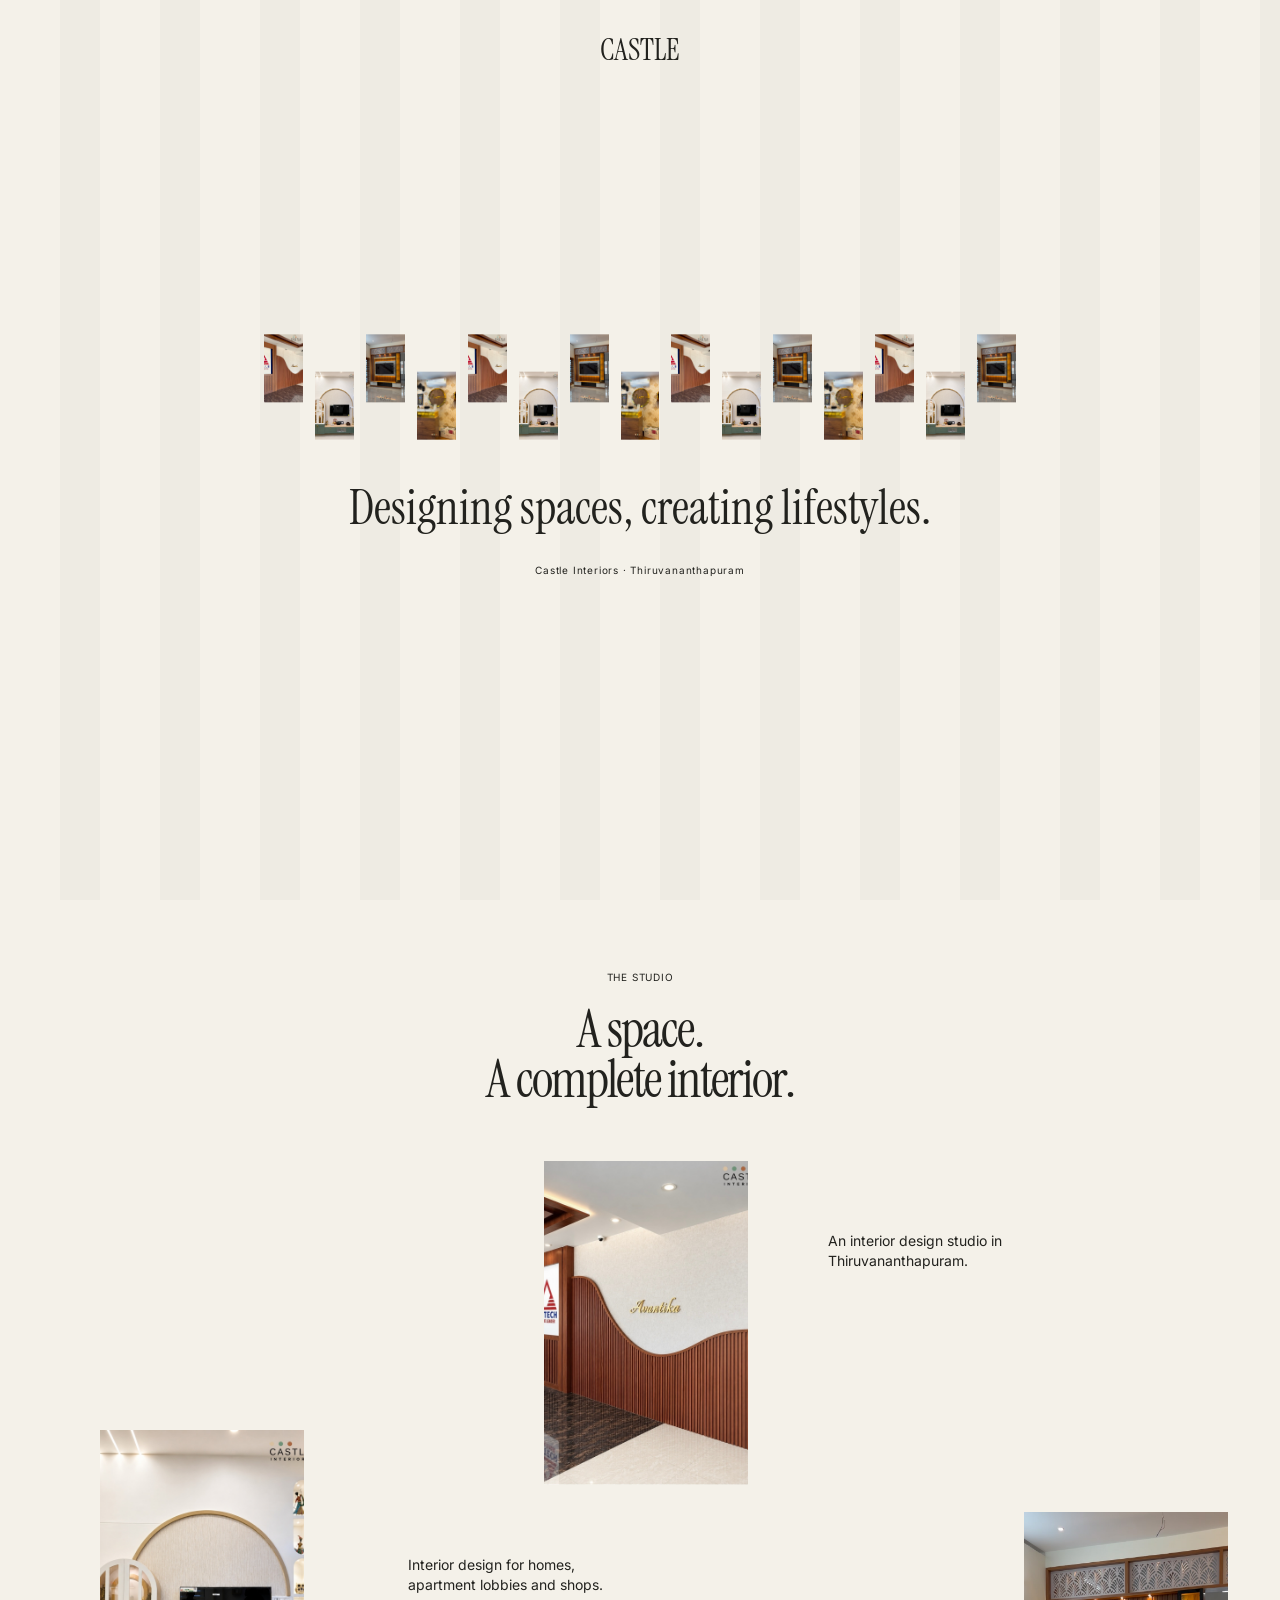
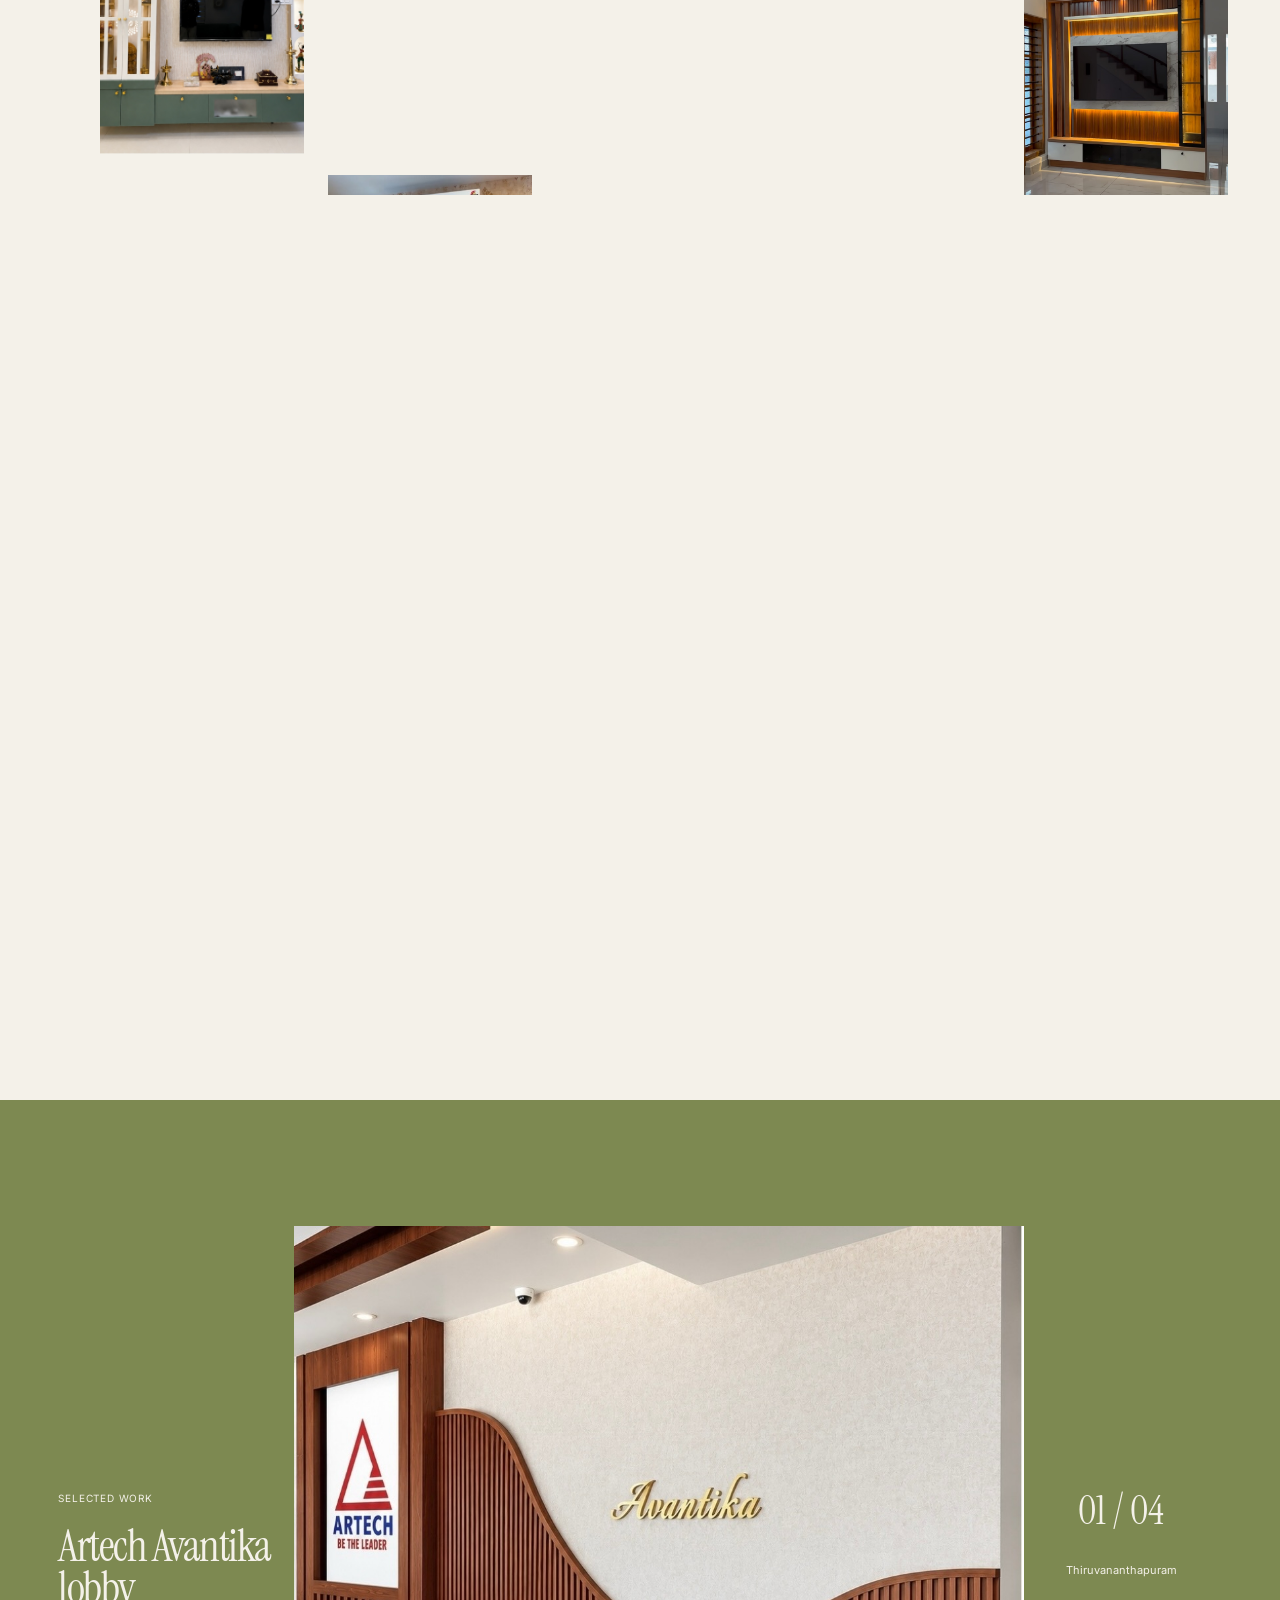
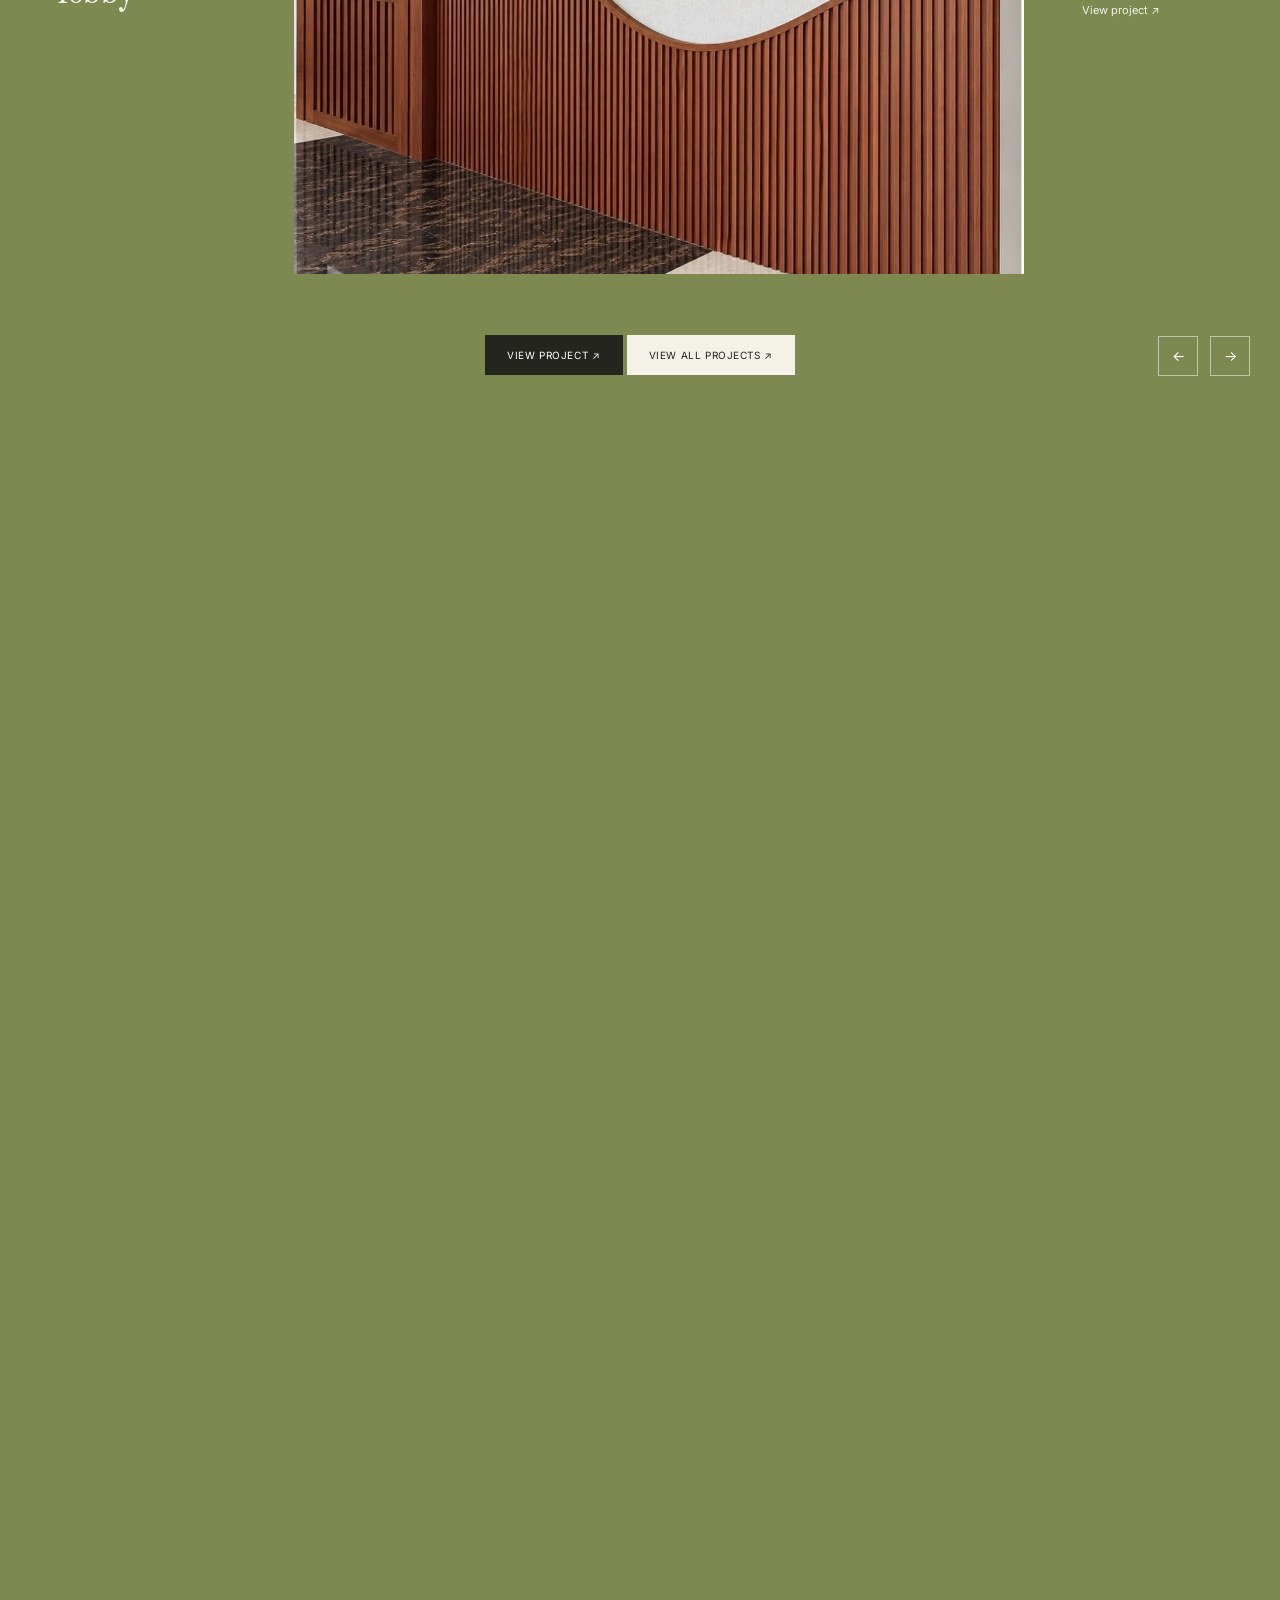
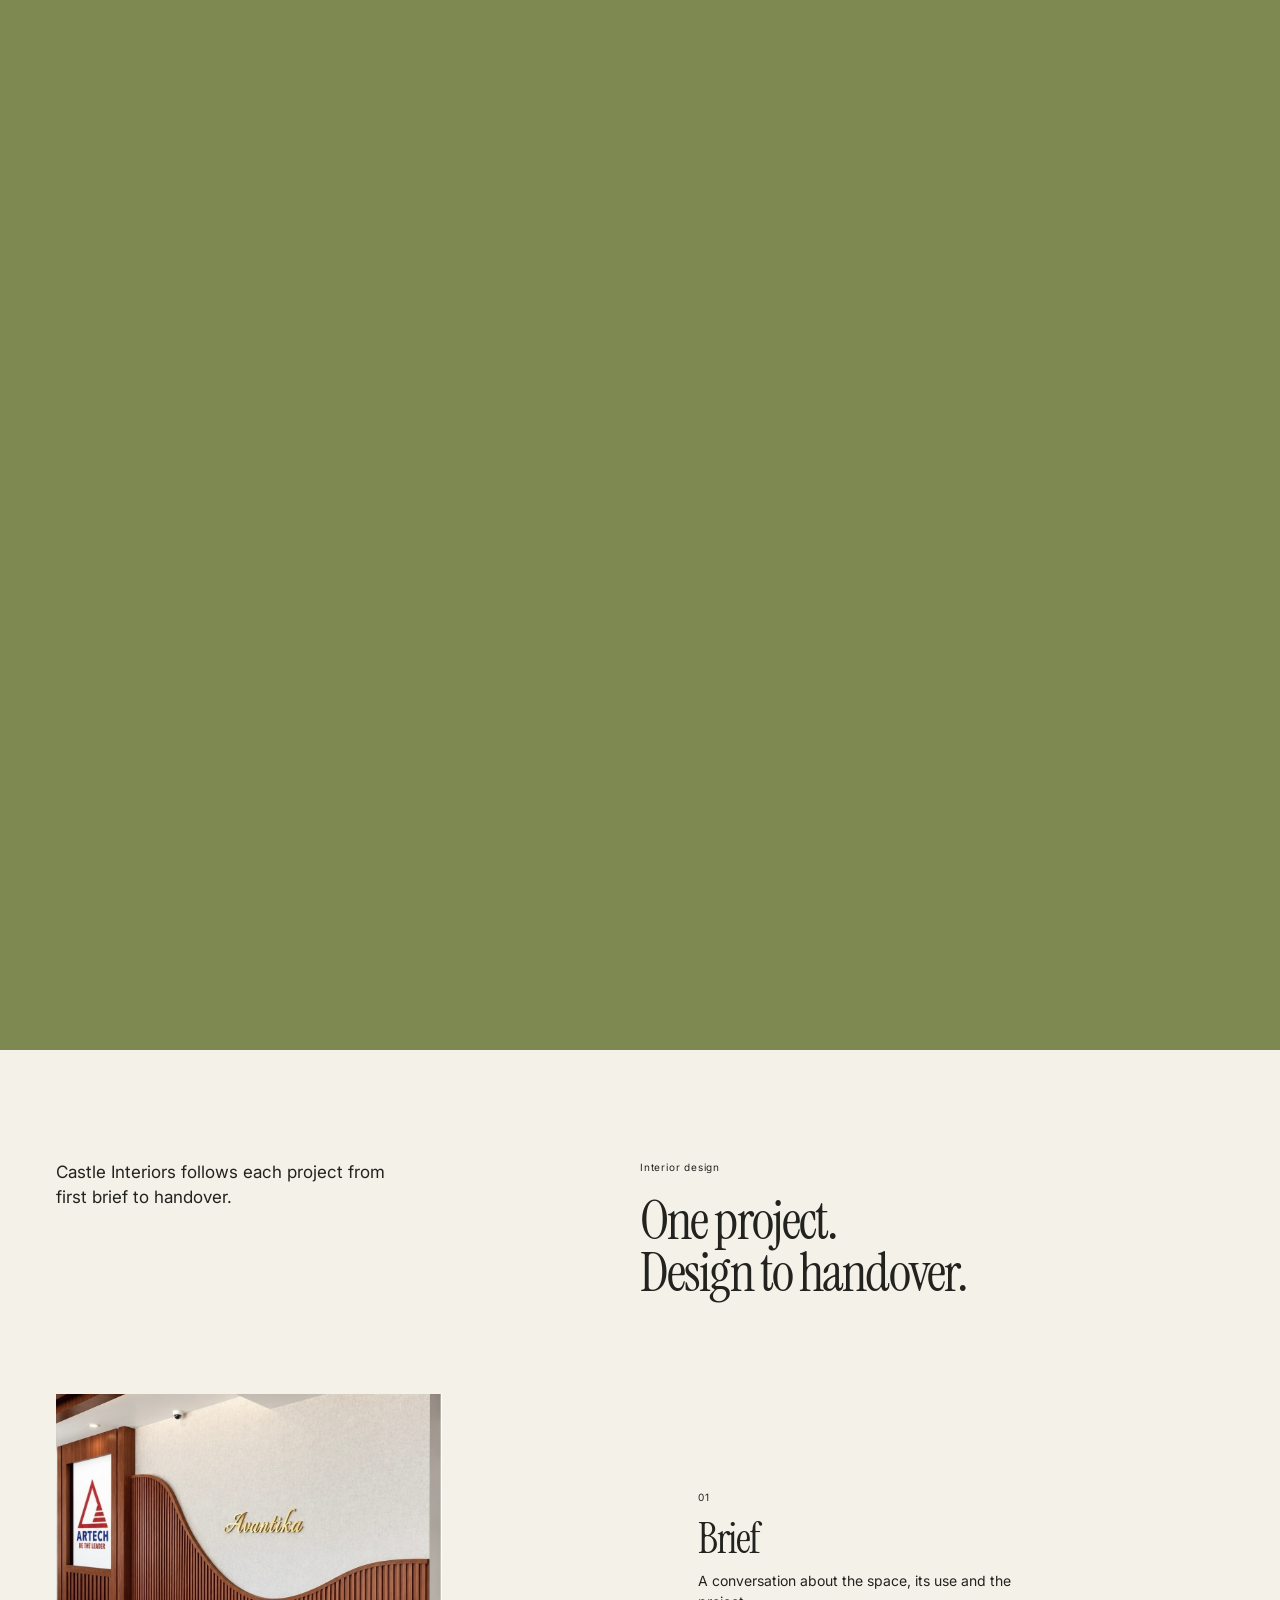
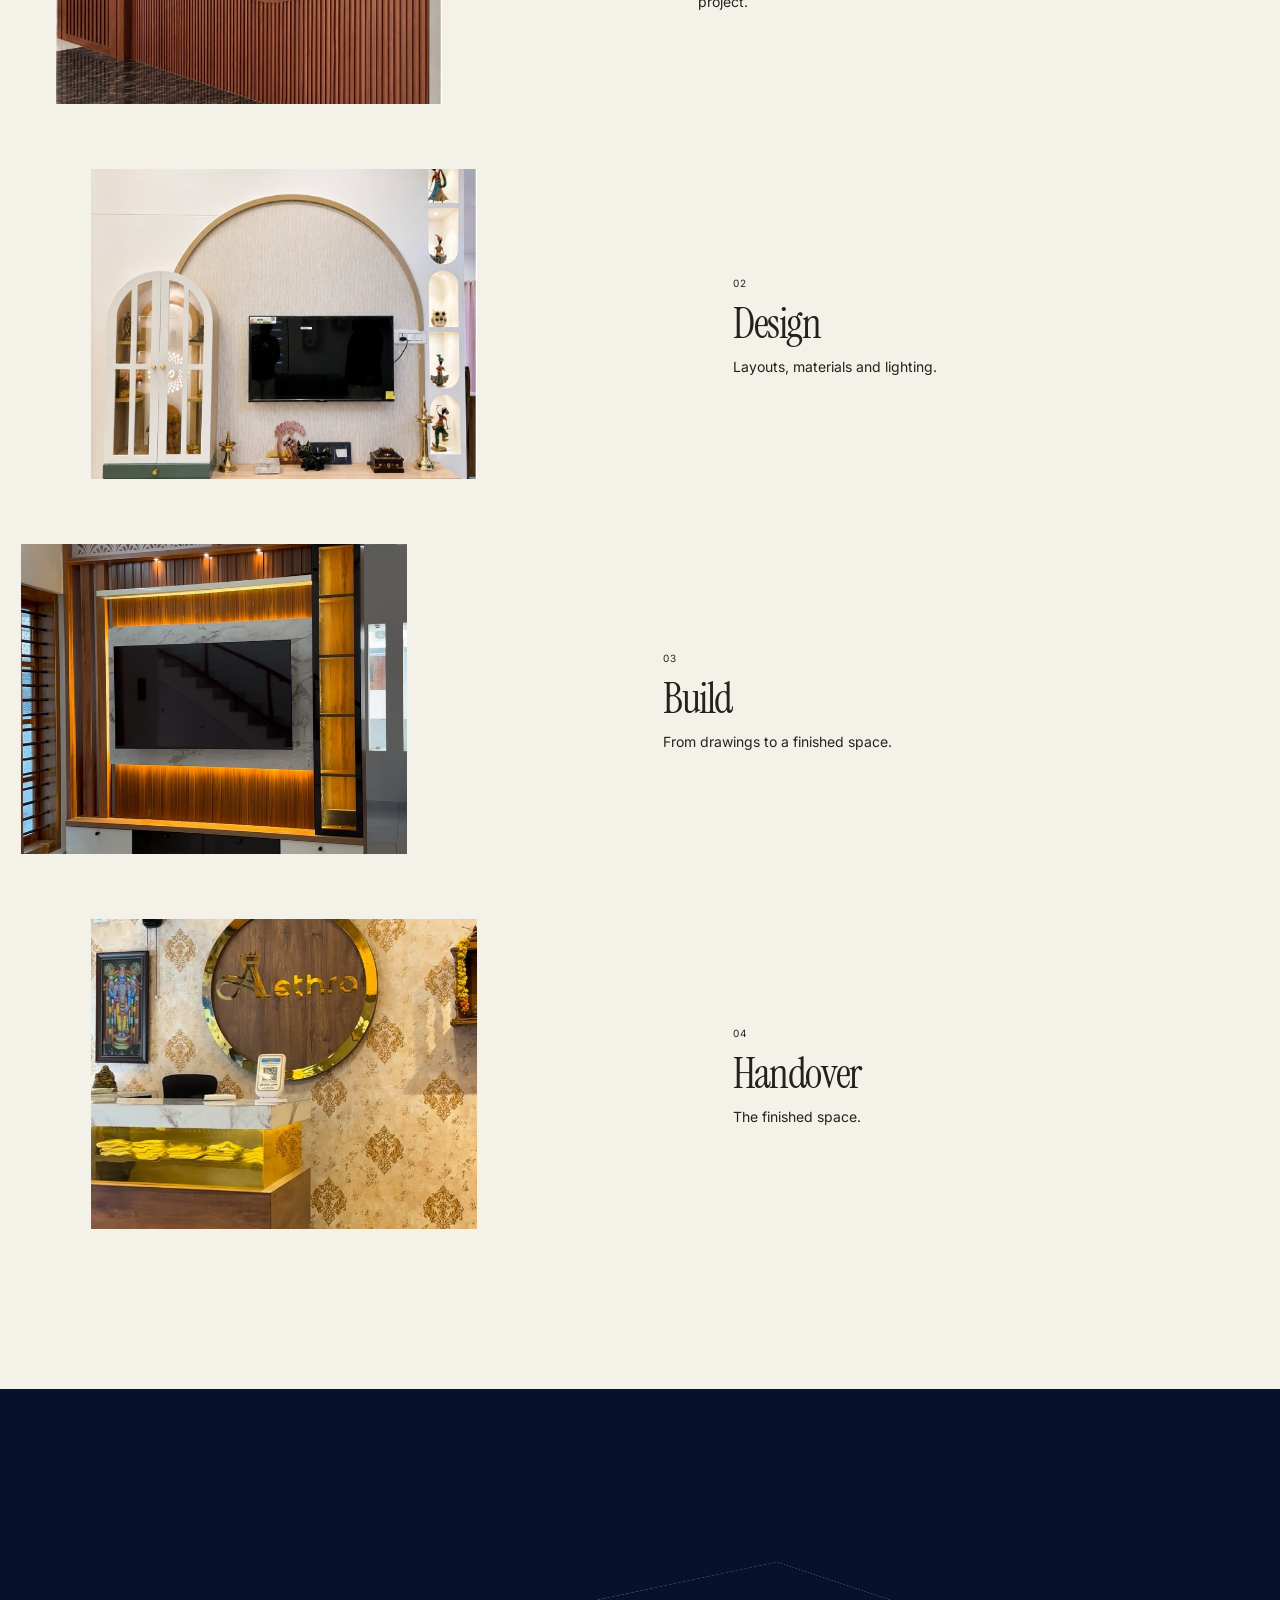
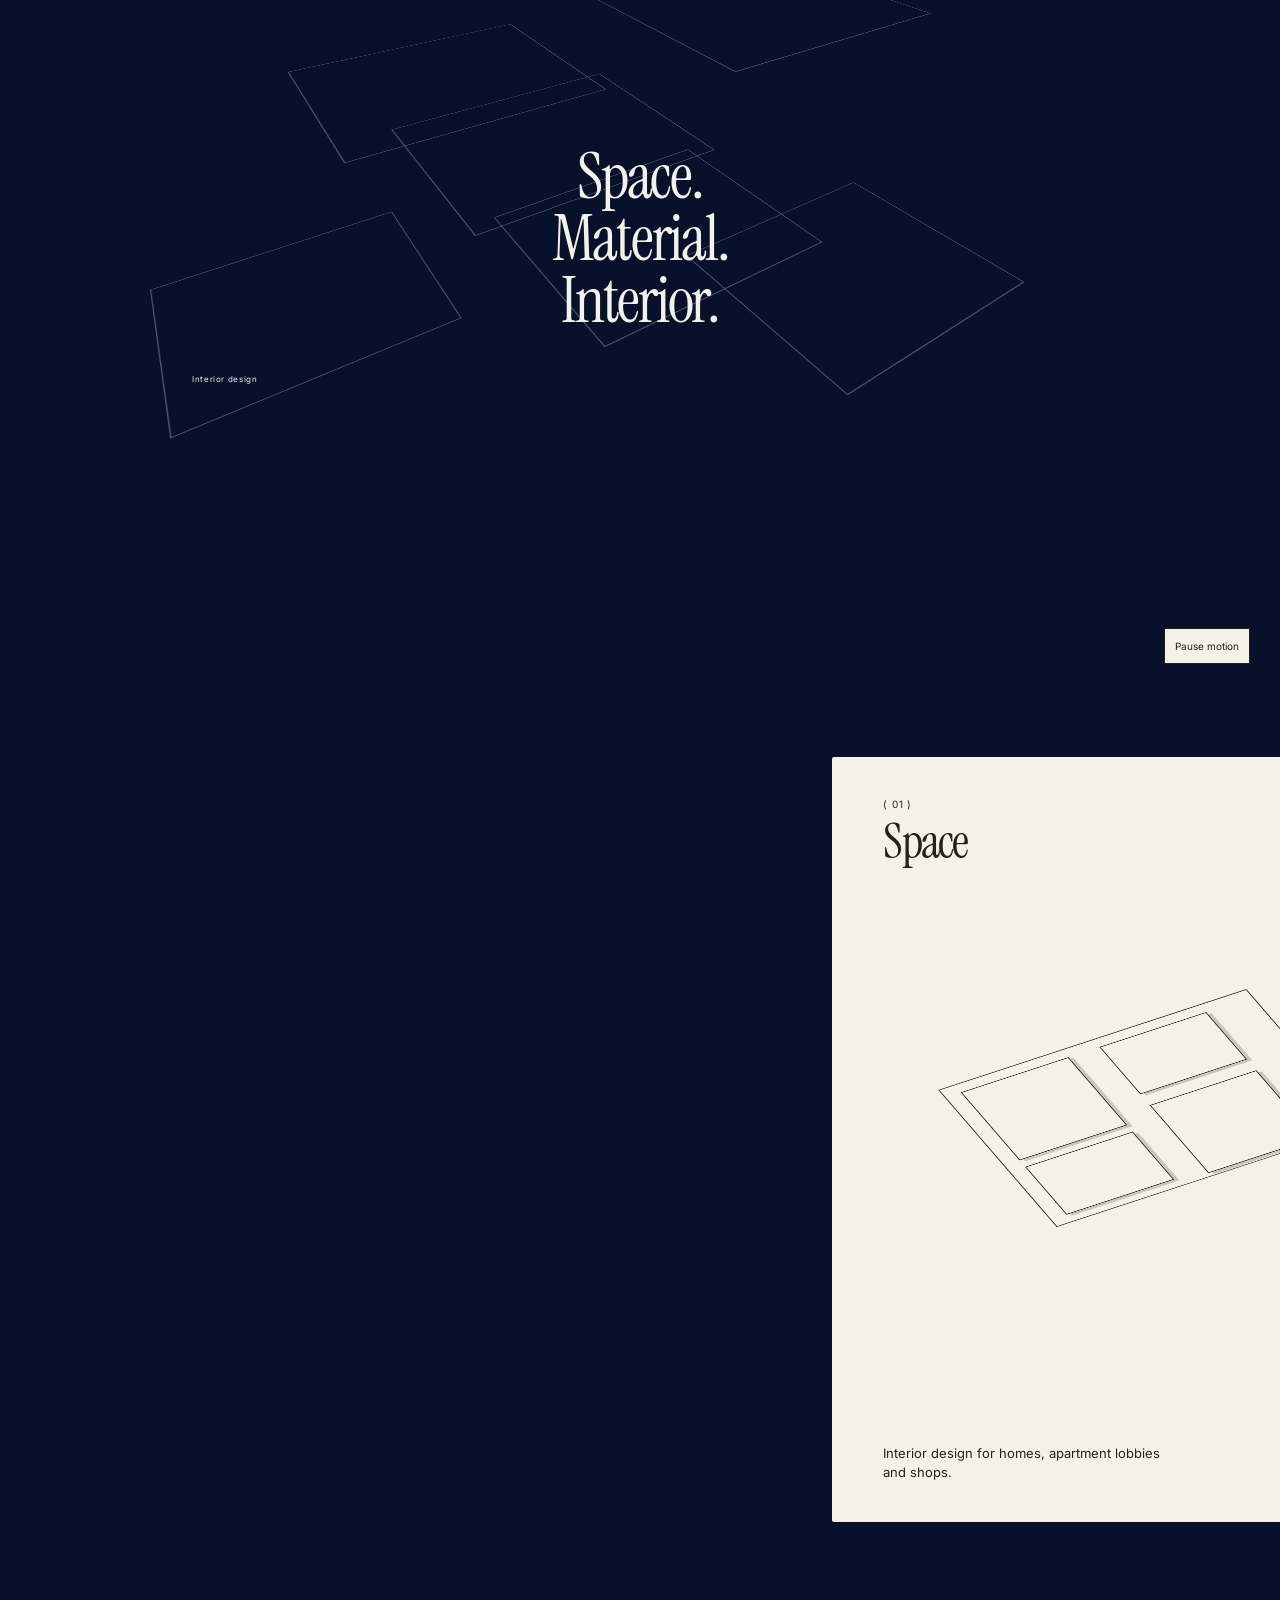
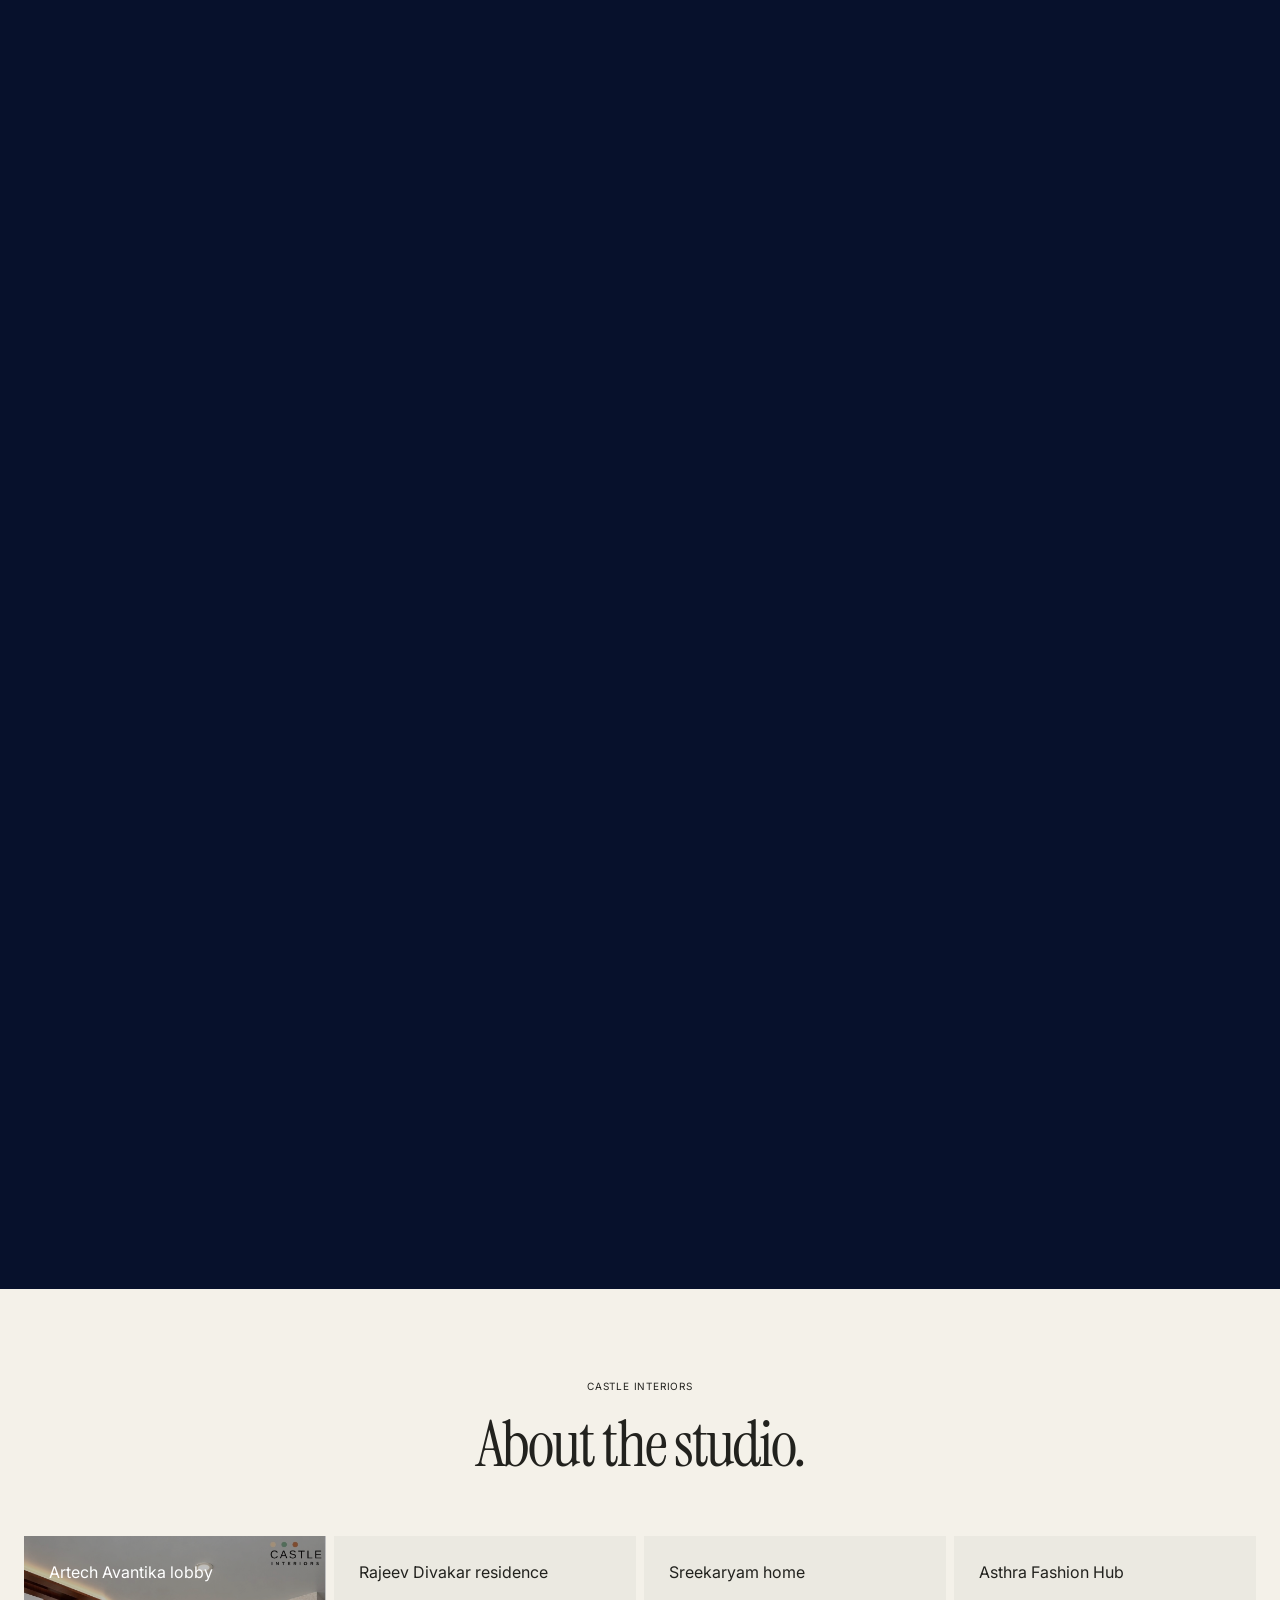
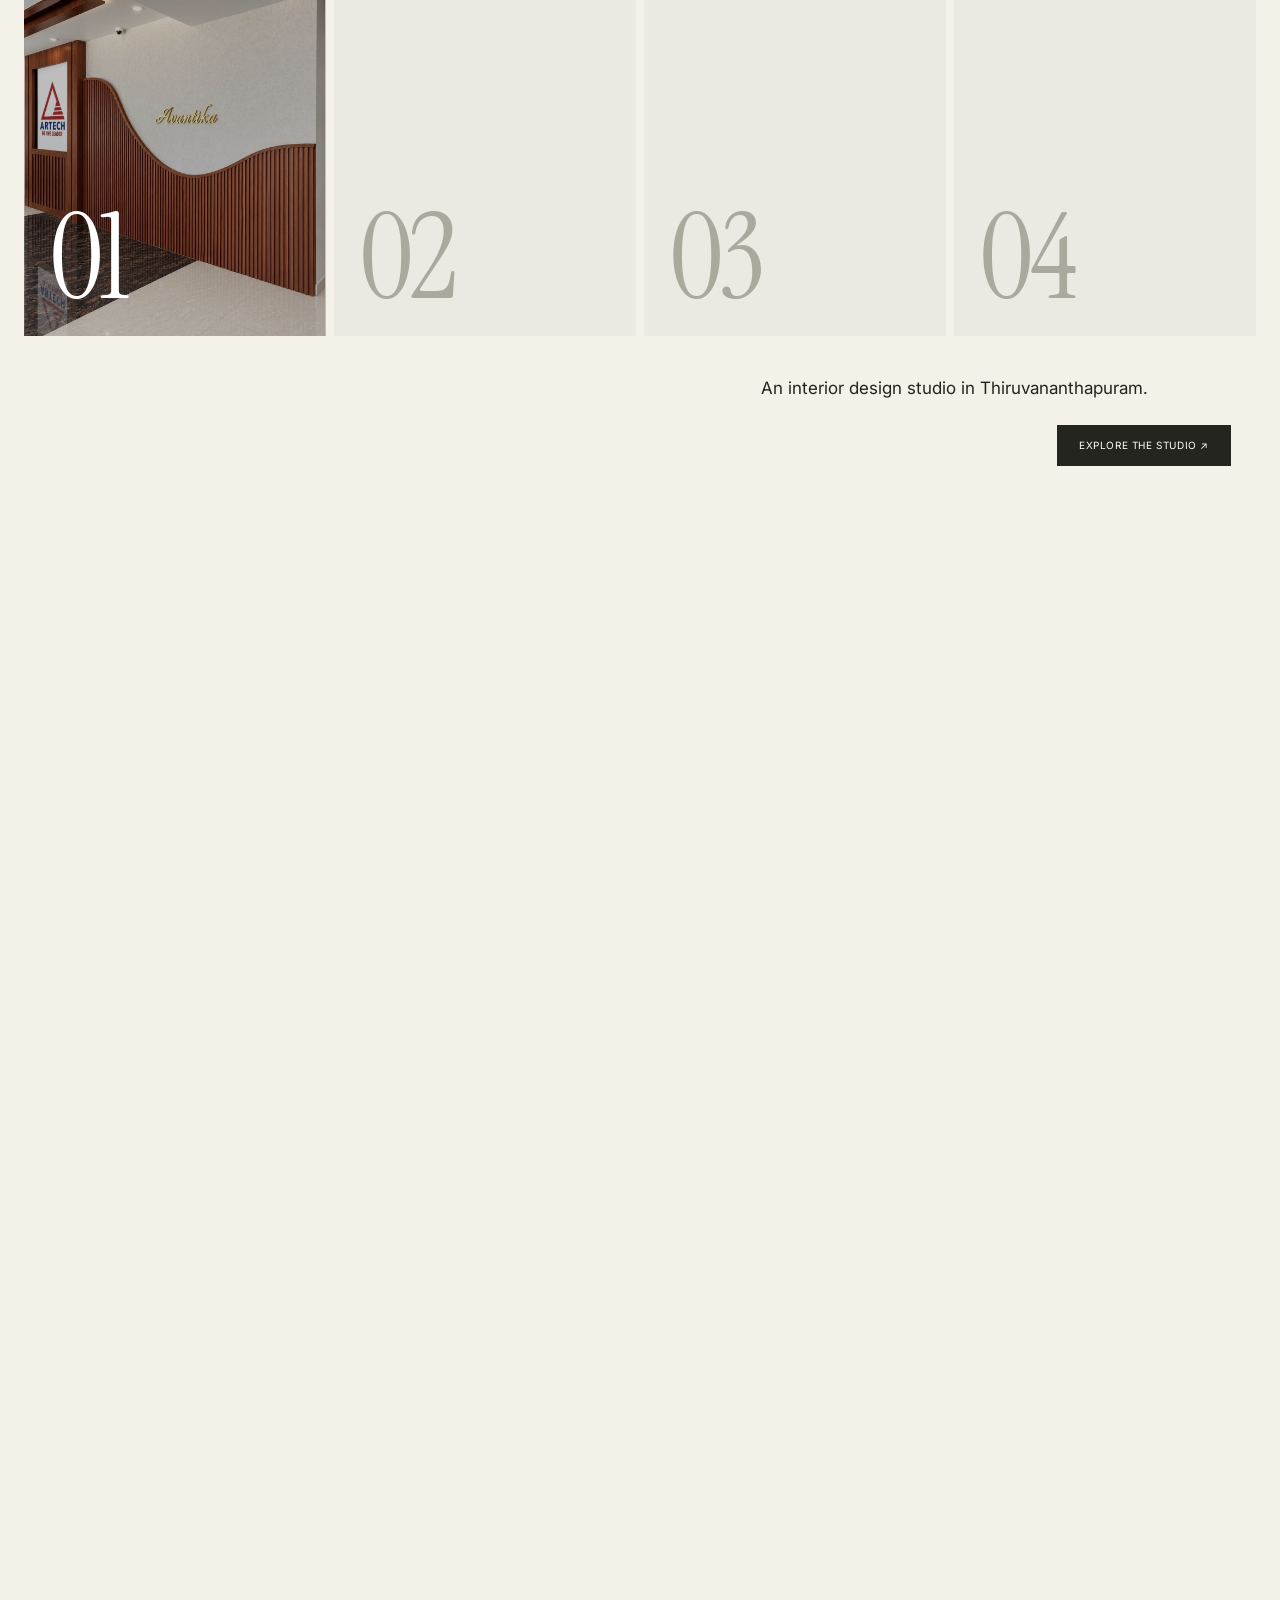
<file: index.html>
<!doctype html>
<html lang="en"><head><meta charset="utf-8"><meta name="viewport" content="width=device-width, initial-scale=1"><title>Designing spaces, creating lifestyles. | Castle Interiors</title><meta name="description" content="Castle Interiors works on residential interiors, commercial interiors and renovation works in Trivandrum."><link rel="stylesheet" href="base.css"><link rel="stylesheet" href="brand.css"><link rel="stylesheet" href="hero.css"><link rel="license" href="assets/fonts/instrument-serif/OFL.txt"><link rel="license" href="assets/fonts/inter/OFL.txt"><script src="runtime.js" defer></script><script src="hero.js" defer></script></head><body><a class="dk-skip-link" href="#main">Skip to content</a><header class="dk-header"><div class="header-location">Thiruvananthapuram, India</div><a class="dk-wordmark" href="index.html"><span class="wordmark-mark" aria-hidden="true">▧</span> CASTLE</a><button class="dk-menu" hidden aria-controls="dk-nav" aria-expanded="false"><span class="dk-menu-label">Menu</span></button><nav class="dk-nav" id="dk-nav" aria-label="Primary"><a href="work.html">Work</a><a href="studio.html">Studio</a><a href="process.html">Approach</a><a href="contact.html">Contact</a></nav></header>
<main id="main"><div class="entry-loader" aria-hidden="true"><span class="entry-brand">CASTLE</span><div class="entry-strip"><img class="" src="assets/img/photo-02.jpg" alt="Artech Avantika lobby" loading="eager"><img class="" src="assets/img/photo-03.jpg" alt="Rajeev Divakar residence" loading="eager"><img class="" src="assets/img/p3-cover.jpg" alt="Sreekaryam home" loading="eager"><img class="" src="assets/img/p4-cover.jpg" alt="Asthra Fashion Hub" loading="eager"><img class="" src="assets/img/photo-02.jpg" alt="Artech Avantika lobby" loading="eager"><img class="" src="assets/img/photo-03.jpg" alt="Rajeev Divakar residence" loading="eager"><img class="" src="assets/img/p3-cover.jpg" alt="Sreekaryam home" loading="eager"><img class="" src="assets/img/p4-cover.jpg" alt="Asthra Fashion Hub" loading="eager"><img class="" src="assets/img/photo-02.jpg" alt="Artech Avantika lobby" loading="eager"><img class="" src="assets/img/photo-03.jpg" alt="Rajeev Divakar residence" loading="eager"><img class="" src="assets/img/p3-cover.jpg" alt="Sreekaryam home" loading="eager"><img class="" src="assets/img/p4-cover.jpg" alt="Asthra Fashion Hub" loading="eager"><img class="" src="assets/img/photo-02.jpg" alt="Artech Avantika lobby" loading="eager"><img class="" src="assets/img/photo-03.jpg" alt="Rajeev Divakar residence" loading="eager"><img class="" src="assets/img/p3-cover.jpg" alt="Sreekaryam home" loading="eager"></div><p>Designing spaces, creating lifestyles.</p><small>Castle Interiors · Thiruvananthapuram</small></div>
<section class="s-hero" data-dk-motion aria-label="Interior light study"><div class="hero-photo"><img class="" src="assets/img/p1-cover.jpg" alt="Artech Avantika lobby" loading="lazy"></div><div class="light-study" aria-hidden="true"><i style="--i:0"></i><i style="--i:1"></i><i style="--i:2"></i><i style="--i:3"></i><i style="--i:4"></i><i style="--i:5"></i><i style="--i:6"></i><i style="--i:7"></i><i style="--i:8"></i><i style="--i:9"></i><i style="--i:10"></i><i style="--i:11"></i></div><div class="hero-copy"><h1>Designing spaces, creating lifestyles.</h1><p>Castle Interiors · Thiruvananthapuram</p><a class="button" href="contact.html">Talk about a project <span>↗</span></a></div><div class="hero-number">01 / 04</div><button class="motion-control" data-dk-motion-toggle hidden><span data-dk-motion-label>Pause</span> motion</button></section>

<section class="composition section" id="composition"><div class="composition-stage"><div class="eyebrow center">THE STUDIO</div><h2 class="center display">A space.<br>A complete interior.</h2><div class="composition-collage"><img class="collage-a" src="assets/img/photo-06.jpg" alt="Artech Avantika lobby" loading="eager"><img class="collage-b" src="assets/img/photo-07.jpg" alt="Rajeev Divakar residence" loading="eager"><img class="collage-c" src="assets/img/photo-08.jpg" alt="Sreekaryam home" loading="eager"><img class="collage-d" src="assets/img/p4-cover.jpg" alt="Asthra Fashion Hub" loading="eager"><p class="collage-copy a">An interior design studio in Thiruvananthapuram.</p><p class="collage-copy b">Interior design for homes, apartment lobbies and shops.</p></div></div></section>
<section class="project-reel section" id="selected-work"><div class="reel-stage"><article class="reel-slide active" data-project="0" style="--index:0;--tone:#7d8951"><div class="project-title"><small>SELECTED WORK</small><h2 class="display">Artech Avantika lobby</h2></div><a class="project-image" href="project-artech-avantika-lobby.html"><img class="" src="assets/img/p1-cover.jpg" alt="Artech Avantika lobby" loading="eager"><span class="project-caption">Artech Avantika lobby<small>SELECTED WORK · CASTLE INTERIORS</small></span></a><div class="project-meta"><span>01 / 04</span><p>Thiruvananthapuram</p><a href="project-artech-avantika-lobby.html">View project ↗</a></div><div class="project-actions"><a class="button" href="project-artech-avantika-lobby.html">View project ↗</a><a class="button light" href="work.html">View all projects ↗</a></div></article><article class="reel-slide" data-project="1" style="--index:1;--tone:#877959"><div class="project-title"><small>SELECTED WORK</small><h2 class="display">Rajeev Divakar residence</h2></div><a class="project-image" href="project-rajeev-divakar-residence.html"><img class="" src="assets/img/p2-cover.jpg" alt="Rajeev Divakar residence" loading="eager"><span class="project-caption">Rajeev Divakar residence<small>SELECTED WORK · CASTLE INTERIORS</small></span></a><div class="project-meta"><span>02 / 04</span><p>Thiruvananthapuram</p><a href="project-rajeev-divakar-residence.html">View project ↗</a></div><div class="project-actions"><a class="button" href="project-rajeev-divakar-residence.html">View project ↗</a><a class="button light" href="work.html">View all projects ↗</a></div></article><article class="reel-slide" data-project="2" style="--index:2;--tone:#667d76"><div class="project-title"><small>SELECTED WORK</small><h2 class="display">Sreekaryam home</h2></div><a class="project-image" href="project-sreekaryam-home.html"><img class="" src="assets/img/p3-cover.jpg" alt="Sreekaryam home" loading="eager"><span class="project-caption">Sreekaryam home<small>SELECTED WORK · CASTLE INTERIORS</small></span></a><div class="project-meta"><span>03 / 04</span><p>Sreekaryam, Thiruvananthapuram</p><a href="project-sreekaryam-home.html">View project ↗</a></div><div class="project-actions"><a class="button" href="project-sreekaryam-home.html">View project ↗</a><a class="button light" href="work.html">View all projects ↗</a></div></article><article class="reel-slide" data-project="3" style="--index:3;--tone:#686f83"><div class="project-title"><small>SELECTED WORK</small><h2 class="display">Asthra Fashion Hub</h2></div><a class="project-image" href="project-asthra-fashion-hub.html"><img class="" src="assets/img/p4-cover.jpg" alt="Asthra Fashion Hub" loading="eager"><span class="project-caption">Asthra Fashion Hub<small>SELECTED WORK · CASTLE INTERIORS</small></span></a><div class="project-meta"><span>04 / 04</span><p>Thiruvananthapuram</p><a href="project-asthra-fashion-hub.html">View project ↗</a></div><div class="project-actions"><a class="button" href="project-asthra-fashion-hub.html">View project ↗</a><a class="button light" href="work.html">View all projects ↗</a></div></article><div class="reel-controls"><button data-reel-prev aria-label="Previous project">←</button><button data-reel-next aria-label="Next project">→</button></div></div></section>
<section class="delivery section" id="approach"><div class="delivery-intro"><p>Castle Interiors follows each project from first brief to handover.</p><div><span class="eyebrow">Interior design</span><h2 class="display">One project.<br>Design to handover.</h2></div></div><div class="delivery-rows"><article class="delivery-row"><img class="" src="assets/img/photo-10.jpg" alt="Artech Avantika lobby" loading="eager"><div><small>01</small><h3 class="display">Brief</h3><p>A conversation about the space, its use and the project.</p></div></article><article class="delivery-row"><img class="" src="assets/img/photo-11.jpg" alt="Rajeev Divakar residence" loading="eager"><div><small>02</small><h3 class="display">Design</h3><p>Layouts, materials and lighting.</p></div></article><article class="delivery-row"><img class="" src="assets/img/photo-08.jpg" alt="Sreekaryam home" loading="eager"><div><small>03</small><h3 class="display">Build</h3><p>From drawings to a finished space.</p></div></article><article class="delivery-row"><img class="" src="assets/img/p4-cover.jpg" alt="Asthra Fashion Hub" loading="eager"><div><small>04</small><h3 class="display">Handover</h3><p>The finished space.</p></div></article></div></section>
<div class="approach-intro" data-dk-motion aria-label="Illustrative spatial wire study"><div class="wire-room" aria-hidden="true"><i></i><i></i><i></i><i></i><i></i><i></i></div><h2 class="display">Space.<br>Material.<br>Interior.</h2><span class="eyebrow">Interior design</span><button class="motion-control" data-dk-motion-toggle hidden><span data-dk-motion-label>Pause</span> motion</button></div>
<section class="approach-run section" id="design"><div class="approach-stage"><div class="approach-panels"><article class="approach-card"><small>( 01 )</small><h3 class="display">Space</h3><div class="plan-study" aria-hidden="true"><i></i><i></i><i></i><i></i></div><p>Interior design for homes, apartment lobbies and shops.</p></article><article class="approach-card navy"><small>( 02 )</small><h3 class="display">Design</h3><div class="material-grid"><img class="" src="assets/img/photo-12.jpg" alt="Artech Avantika lobby" loading="eager"><img class="" src="assets/img/photo-10.jpg" alt="Artech Avantika lobby" loading="eager"><img class="" src="assets/img/photo-11.jpg" alt="Rajeev Divakar residence" loading="eager"><img class="" src="assets/img/photo-13.jpg" alt="Rajeev Divakar residence" loading="eager"><img class="" src="assets/img/photo-08.jpg" alt="Sreekaryam home" loading="eager"><img class="" src="assets/img/p4-cover.jpg" alt="Asthra Fashion Hub" loading="eager"></div><p>Views from the studio's own project gallery.</p></article><article class="approach-card"><small>( 03 )</small><h3 class="display">Delivery</h3><img class="delivery-photo" src="assets/img/photo-03.jpg" alt="Rajeev Divakar residence" loading="eager"><p>Castle Interiors works on residential interiors, commercial interiors and renovation works in Trivandrum.</p></article></div></div></section>
<section class="about-run section" id="studio"><div class="about-stage"><span class="eyebrow">CASTLE INTERIORS</span><h2 class="display center">About the studio.</h2><div class="about-tiles"><a href="project-artech-avantika-lobby.html"><small>Artech Avantika lobby</small><img class="" src="assets/img/p1-cover.jpg" alt="Artech Avantika lobby" loading="eager"><span class="display">01</span></a><a href="project-rajeev-divakar-residence.html"><small>Rajeev Divakar residence</small><img class="" src="assets/img/p2-cover.jpg" alt="Rajeev Divakar residence" loading="eager"><span class="display">02</span></a><a href="project-sreekaryam-home.html"><small>Sreekaryam home</small><img class="" src="assets/img/p3-cover.jpg" alt="Sreekaryam home" loading="eager"><span class="display">03</span></a><a href="project-asthra-fashion-hub.html"><small>Asthra Fashion Hub</small><img class="" src="assets/img/p4-cover.jpg" alt="Asthra Fashion Hub" loading="eager"><span class="display">04</span></a></div><p class="about-copy">An interior design studio in Thiruvananthapuram.</p><a class="button" href="studio.html">Explore the studio ↗</a></div></section>
<section class="together section"><span class="eyebrow">FROM THE PROJECT GALLERY</span><h2 class="display">Spaces for different uses.</h2><div class="typology-row"><span>HOMES</span><span>LOBBIES</span><span>RETAIL</span><span>RENOVATION</span></div></section>
<section class="journal section"><div class="section-heading"><div><span class="eyebrow">FROM THE GALLERY</span><h2 class="display">Closer looks.</h2></div><a href="work.html">View all work ↗</a></div><div class="journal-grid"><a href="project-artech-avantika-lobby.html"><img class="" src="assets/img/photo-06.jpg" alt="Artech Avantika lobby" loading="eager"><small>PROJECT VIEW · 01</small><h3 class="display">Artech Avantika lobby</h3></a><a href="project-rajeev-divakar-residence.html"><img class="" src="assets/img/photo-11.jpg" alt="Rajeev Divakar residence" loading="eager"><small>PROJECT VIEW · 02</small><h3 class="display">Rajeev Divakar residence</h3></a><a href="project-sreekaryam-home.html"><img class="" src="assets/img/photo-08.jpg" alt="Sreekaryam home" loading="eager"><small>PROJECT VIEW · 03</small><h3 class="display">Sreekaryam home</h3></a></div></section>
<section class="statement section"><div class="statement-photo"><img src="assets/img/photo-14.jpg" alt="Artech Avantika lobby" loading="eager"></div><div class="statement-copy"><h2 class="display">Interior design.<br>Thiruvananthapuram.</h2><p>Castle Interiors<br>Thiruvananthapuram</p></div><div class="statement-contact"><small>THE STUDIO</small><p>Thiruvananthapuram</p><div class="dk-contact-links"><a href="tel:+919847044621">Call +91 98470 44621</a></div><a class="button light" href="contact.html">Talk about a project ↗</a></div></section>
<section class="faq section"><span class="eyebrow">BEFORE A CONVERSATION</span><h2 class="display center">Questions about the studio.</h2><div class="faq-list"><details><summary>Where is Castle Interiors based?<span>+</span></summary><p>Thiruvananthapuram</p></details><details><summary>What does the company do?<span>+</span></summary><p>Interior design from first brief to handover.</p></details><details><summary>Which spaces does Castle Interiors work on?<span>+</span></summary><p>Castle Interiors works on residential interiors, commercial interiors and renovation works in Trivandrum.</p></details><details><summary>Which projects appear in this preview?<span>+</span></summary><p>Artech Avantika lobby, Rajeev Divakar residence, Sreekaryam home, Asthra Fashion Hub, TV unit, modular kitchen and wardrobe, Open kitchen, TV unit and prayer unit, marble detailing, TV unit, wash unit and pooja room, TV unit, prayer unit and staircase.</p></details><details><summary>Where do these photographs come from?<span>+</span></summary><p>Photographs from the studio’s public project gallery.</p></details><details><summary>How do I discuss project cost or timing?<span>+</span></summary><p>Call the studio to discuss your project. No cost or schedule is confirmed in this preview.</p></details><details><summary>Is this the official Castle Interiors website?<span>+</span></summary><p>No. This is an independent design preview prepared for Castle Interiors.</p></details></div><div class="conversation"><h2 class="display">Start with a conversation.</h2><div class="dk-contact-links"><a href="tel:+919847044621">Call +91 98470 44621</a></div></div></section>
</main><footer class="dk-footer"><div class="footer-top"><div class="footer-links"><a href="studio.html">Studio</a><a href="work.html">Projects</a><a href="process.html">Approach</a><a href="contact.html">Contact</a></div><a class="footer-brand-small" href="index.html">▧ CASTLE<span>Interior design</span></a><div class="footer-contact-small"><p>Thiruvananthapuram</p><div class="dk-contact-links"><a href="tel:+919847044621">Call +91 98470 44621</a></div><a href="https://www.instagram.com/castle_interiordesigns/" target="_blank" rel="noopener">Instagram ↗</a></div></div><svg class="footer-sketch" viewBox="0 0 1440 310" role="img" aria-label="Illustrative architectural line study, not an Castle project drawing"><g fill="none" stroke="currentColor" stroke-width=".8"><path d="M0 275L320 235 650 245 1140 230 1440 260M150 263V175L520 155 820 165 1140 136 1350 170V254M150 175L375 188V263M375 188L1140 136M520 155V252M820 165V245M1140 136V230M1350 170L1140 183 820 210 375 215M1350 170V254M375 188V215"/><path d="M183 184V258M215 181V254M250 180V251M288 181V249M325 187V244M420 190V260M458 184V261M485 180V260M562 185V250M615 181V251M669 178V252M720 173V250M775 169V245M865 164V238M913 158V233M962 153V230M1012 147V233M1060 143V232M1110 140V230M1190 147V238M1240 155V243M1290 162V245"/><path d="M122 292L302 256 430 271 850 267 1225 248 1440 278M0 282L650 280 700 294 1440 293M1324 252L1330 150 1304 139 1342 140 1334 111 1356 132 1365 96 1375 137 1400 110 1390 146 1410 159 1380 179 1378 253M36 274L41 180 17 163 39 156 24 130 44 141 58 115 60 157 85 136 69 176 72 276"/></g><text x="720" y="306" text-anchor="middle" fill="currentColor" font-size="8">Illustrative spatial study</text></svg><p class="demo-notice">Independent design preview prepared for Castle Interiors. Not the studio&#x27;s official website. Images come from the studio’s public project gallery. Reuse is not yet confirmed.</p><a href="#main" class="back-top">Back to top ↑</a></footer>
</body></html>
</file>
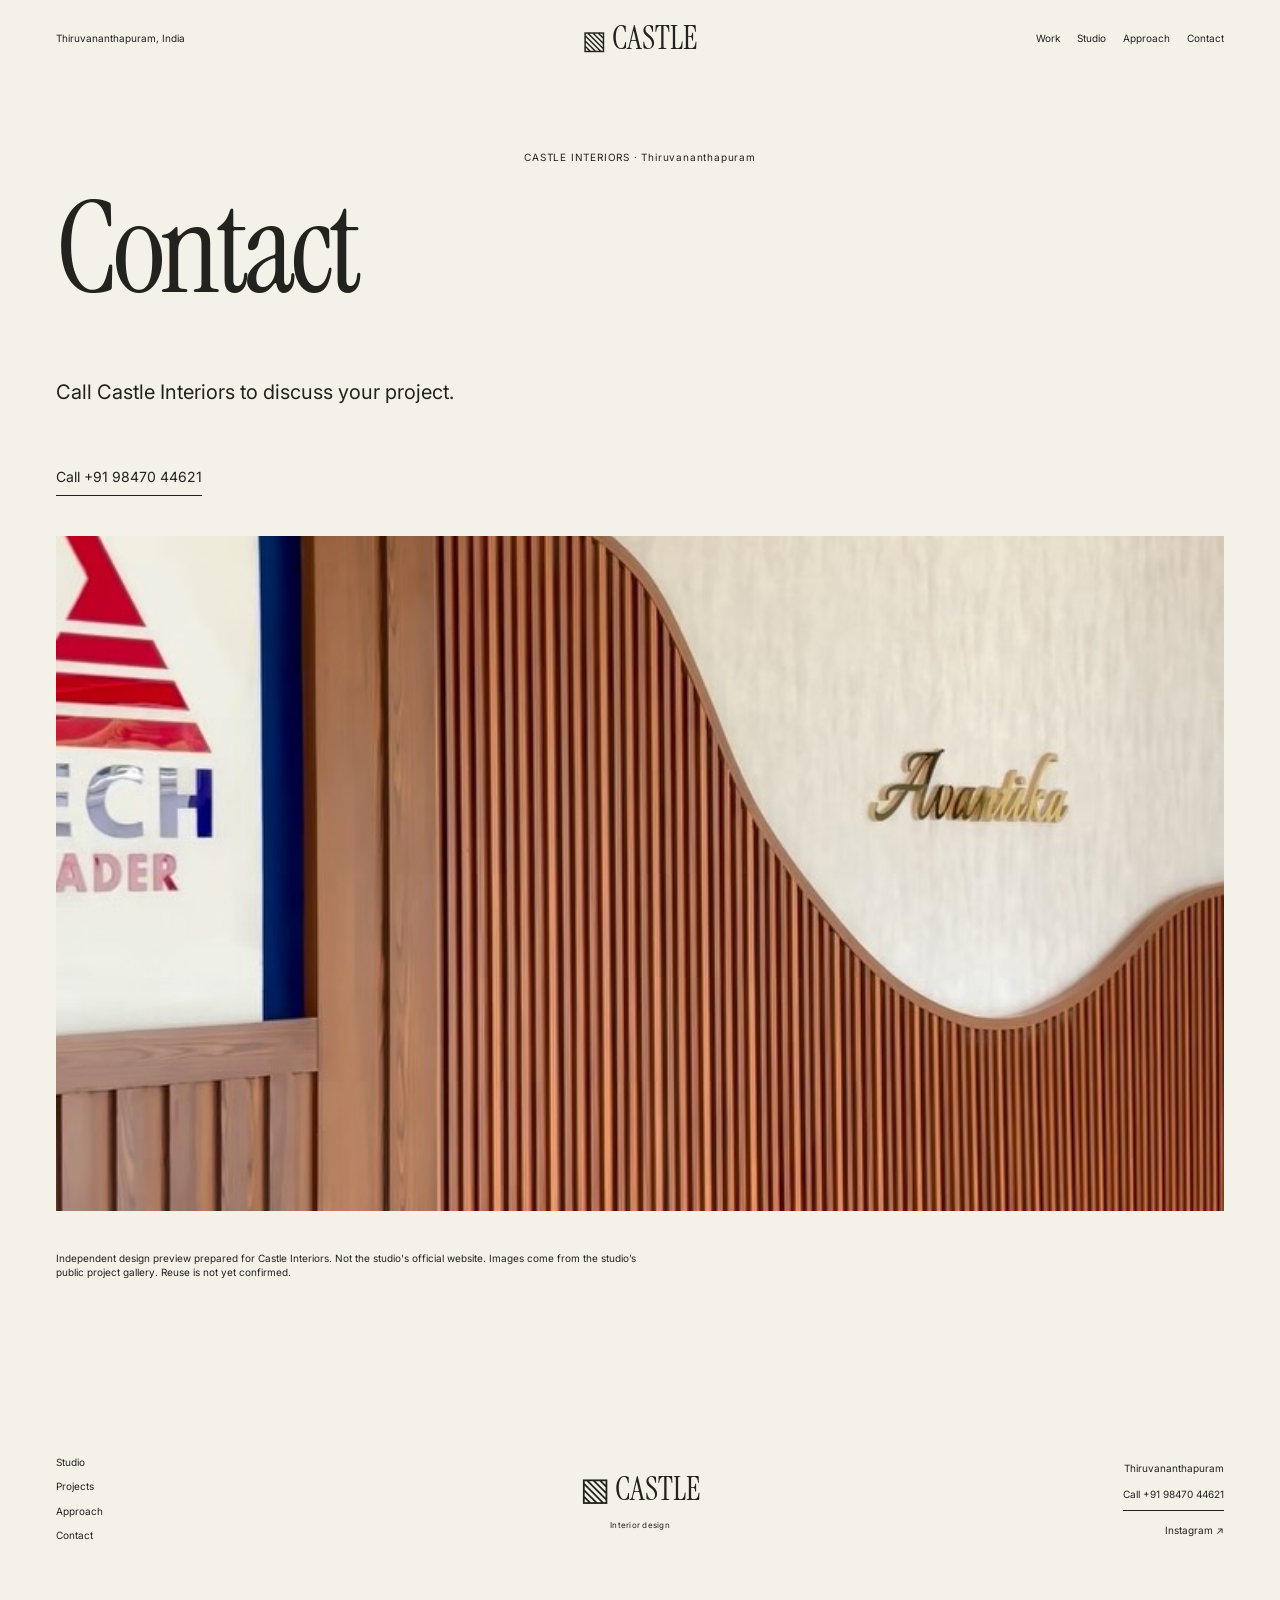
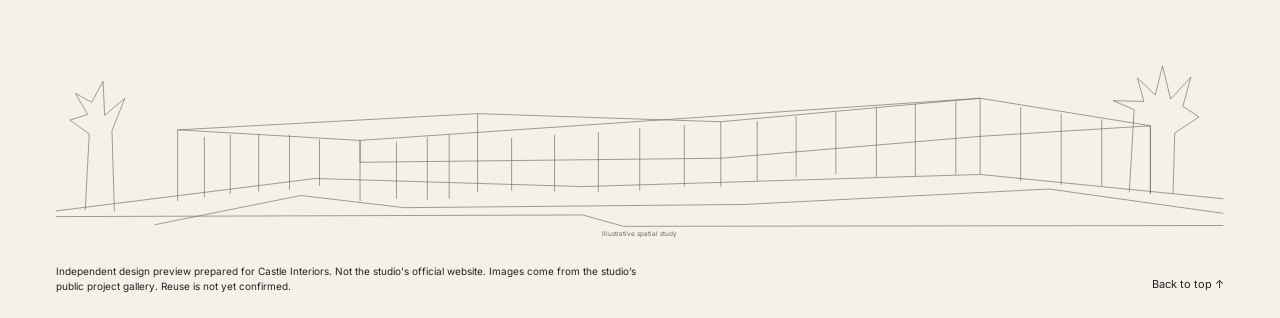
<file: contact.html>
<!doctype html>
<html lang="en"><head><meta charset="utf-8"><meta name="viewport" content="width=device-width, initial-scale=1"><title>Contact | Castle Interiors</title><meta name="description" content="Castle Interiors works on residential interiors, commercial interiors and renovation works in Trivandrum."><link rel="stylesheet" href="base.css"><link rel="stylesheet" href="brand.css"><link rel="stylesheet" href="hero.css"><link rel="license" href="assets/fonts/instrument-serif/OFL.txt"><link rel="license" href="assets/fonts/inter/OFL.txt"><script src="runtime.js" defer></script><script src="hero.js" defer></script></head><body><a class="dk-skip-link" href="#main">Skip to content</a><header class="dk-header"><div class="header-location">Thiruvananthapuram, India</div><a class="dk-wordmark" href="index.html"><span class="wordmark-mark" aria-hidden="true">▧</span> CASTLE</a><button class="dk-menu" hidden aria-controls="dk-nav" aria-expanded="false"><span class="dk-menu-label">Menu</span></button><nav class="dk-nav" id="dk-nav" aria-label="Primary"><a href="work.html">Work</a><a href="studio.html">Studio</a><a href="process.html">Approach</a><a href="contact.html">Contact</a></nav></header>
<main id="main"><section class="inner-page"><span class="eyebrow">CASTLE INTERIORS · Thiruvananthapuram</span><h1>Contact</h1><p class="dk-lead">Call Castle Interiors to discuss your project.</p><div class="dk-contact-links"><a href="tel:+919847044621">Call +91 98470 44621</a></div><div class="inner-photo"><img class="" src="assets/img/photo-12.jpg" alt="Artech Avantika lobby" loading="lazy"></div><p class="inner-note">Independent design preview prepared for Castle Interiors. Not the studio&#x27;s official website. Images come from the studio’s public project gallery. Reuse is not yet confirmed.</p></section>
</main><footer class="dk-footer"><div class="footer-top"><div class="footer-links"><a href="studio.html">Studio</a><a href="work.html">Projects</a><a href="process.html">Approach</a><a href="contact.html">Contact</a></div><a class="footer-brand-small" href="index.html">▧ CASTLE<span>Interior design</span></a><div class="footer-contact-small"><p>Thiruvananthapuram</p><div class="dk-contact-links"><a href="tel:+919847044621">Call +91 98470 44621</a></div><a href="https://www.instagram.com/castle_interiordesigns/" target="_blank" rel="noopener">Instagram ↗</a></div></div><svg class="footer-sketch" viewBox="0 0 1440 310" role="img" aria-label="Illustrative architectural line study, not an Castle project drawing"><g fill="none" stroke="currentColor" stroke-width=".8"><path d="M0 275L320 235 650 245 1140 230 1440 260M150 263V175L520 155 820 165 1140 136 1350 170V254M150 175L375 188V263M375 188L1140 136M520 155V252M820 165V245M1140 136V230M1350 170L1140 183 820 210 375 215M1350 170V254M375 188V215"/><path d="M183 184V258M215 181V254M250 180V251M288 181V249M325 187V244M420 190V260M458 184V261M485 180V260M562 185V250M615 181V251M669 178V252M720 173V250M775 169V245M865 164V238M913 158V233M962 153V230M1012 147V233M1060 143V232M1110 140V230M1190 147V238M1240 155V243M1290 162V245"/><path d="M122 292L302 256 430 271 850 267 1225 248 1440 278M0 282L650 280 700 294 1440 293M1324 252L1330 150 1304 139 1342 140 1334 111 1356 132 1365 96 1375 137 1400 110 1390 146 1410 159 1380 179 1378 253M36 274L41 180 17 163 39 156 24 130 44 141 58 115 60 157 85 136 69 176 72 276"/></g><text x="720" y="306" text-anchor="middle" fill="currentColor" font-size="8">Illustrative spatial study</text></svg><p class="demo-notice">Independent design preview prepared for Castle Interiors. Not the studio&#x27;s official website. Images come from the studio’s public project gallery. Reuse is not yet confirmed.</p><a href="#main" class="back-top">Back to top ↑</a></footer>
</body></html>
</file>
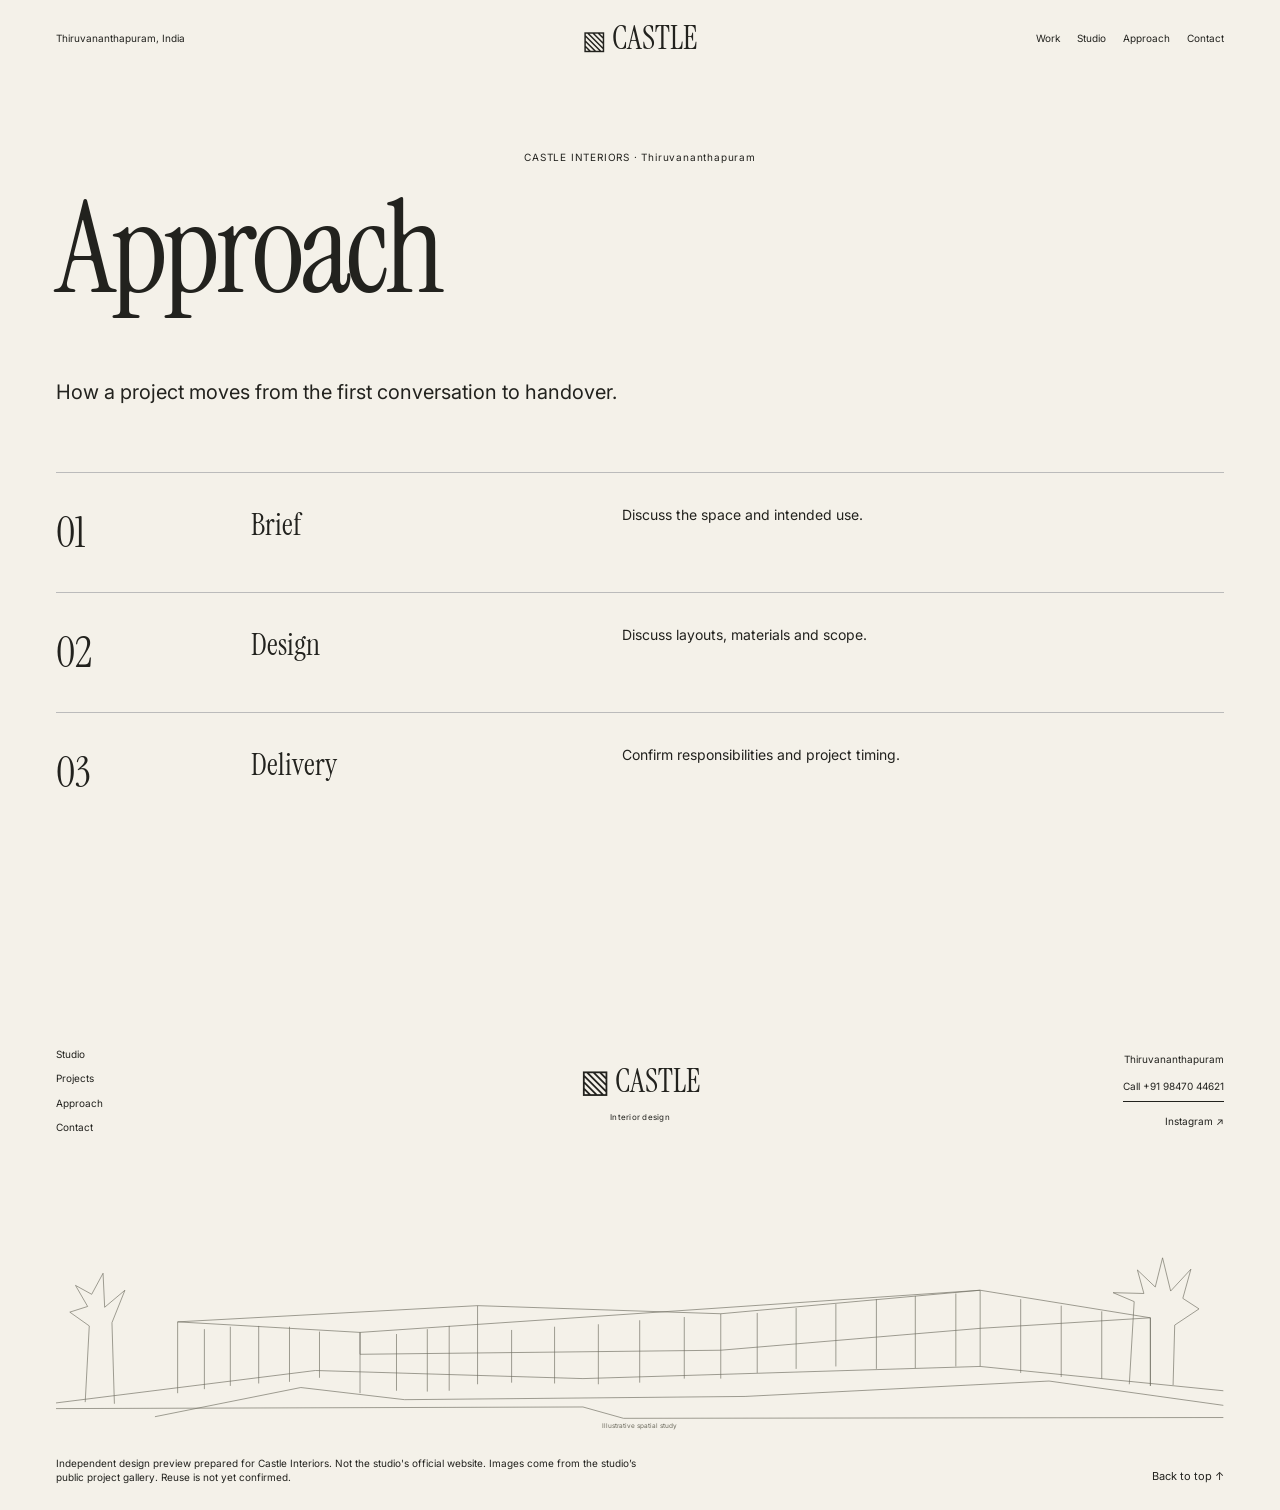
<file: process.html>
<!doctype html>
<html lang="en"><head><meta charset="utf-8"><meta name="viewport" content="width=device-width, initial-scale=1"><title>Approach | Castle Interiors</title><meta name="description" content="Castle Interiors works on residential interiors, commercial interiors and renovation works in Trivandrum."><link rel="stylesheet" href="base.css"><link rel="stylesheet" href="brand.css"><link rel="stylesheet" href="hero.css"><link rel="license" href="assets/fonts/instrument-serif/OFL.txt"><link rel="license" href="assets/fonts/inter/OFL.txt"><script src="runtime.js" defer></script><script src="hero.js" defer></script></head><body><a class="dk-skip-link" href="#main">Skip to content</a><header class="dk-header"><div class="header-location">Thiruvananthapuram, India</div><a class="dk-wordmark" href="index.html"><span class="wordmark-mark" aria-hidden="true">▧</span> CASTLE</a><button class="dk-menu" hidden aria-controls="dk-nav" aria-expanded="false"><span class="dk-menu-label">Menu</span></button><nav class="dk-nav" id="dk-nav" aria-label="Primary"><a href="work.html">Work</a><a href="studio.html">Studio</a><a href="process.html">Approach</a><a href="contact.html">Contact</a></nav></header>
<main id="main"><section class="inner-page"><span class="eyebrow">CASTLE INTERIORS · Thiruvananthapuram</span><h1>Approach</h1><p class="dk-lead">How a project moves from the first conversation to handover.</p><section class="dk-section dk-steps"><ol><li><h3>Brief</h3><p>Discuss the space and intended use.</p></li><li><h3>Design</h3><p>Discuss layouts, materials and scope.</p></li><li><h3>Delivery</h3><p>Confirm responsibilities and project timing.</p></li></ol></section></section>
</main><footer class="dk-footer"><div class="footer-top"><div class="footer-links"><a href="studio.html">Studio</a><a href="work.html">Projects</a><a href="process.html">Approach</a><a href="contact.html">Contact</a></div><a class="footer-brand-small" href="index.html">▧ CASTLE<span>Interior design</span></a><div class="footer-contact-small"><p>Thiruvananthapuram</p><div class="dk-contact-links"><a href="tel:+919847044621">Call +91 98470 44621</a></div><a href="https://www.instagram.com/castle_interiordesigns/" target="_blank" rel="noopener">Instagram ↗</a></div></div><svg class="footer-sketch" viewBox="0 0 1440 310" role="img" aria-label="Illustrative architectural line study, not an Castle project drawing"><g fill="none" stroke="currentColor" stroke-width=".8"><path d="M0 275L320 235 650 245 1140 230 1440 260M150 263V175L520 155 820 165 1140 136 1350 170V254M150 175L375 188V263M375 188L1140 136M520 155V252M820 165V245M1140 136V230M1350 170L1140 183 820 210 375 215M1350 170V254M375 188V215"/><path d="M183 184V258M215 181V254M250 180V251M288 181V249M325 187V244M420 190V260M458 184V261M485 180V260M562 185V250M615 181V251M669 178V252M720 173V250M775 169V245M865 164V238M913 158V233M962 153V230M1012 147V233M1060 143V232M1110 140V230M1190 147V238M1240 155V243M1290 162V245"/><path d="M122 292L302 256 430 271 850 267 1225 248 1440 278M0 282L650 280 700 294 1440 293M1324 252L1330 150 1304 139 1342 140 1334 111 1356 132 1365 96 1375 137 1400 110 1390 146 1410 159 1380 179 1378 253M36 274L41 180 17 163 39 156 24 130 44 141 58 115 60 157 85 136 69 176 72 276"/></g><text x="720" y="306" text-anchor="middle" fill="currentColor" font-size="8">Illustrative spatial study</text></svg><p class="demo-notice">Independent design preview prepared for Castle Interiors. Not the studio&#x27;s official website. Images come from the studio’s public project gallery. Reuse is not yet confirmed.</p><a href="#main" class="back-top">Back to top ↑</a></footer>
</body></html>
</file>
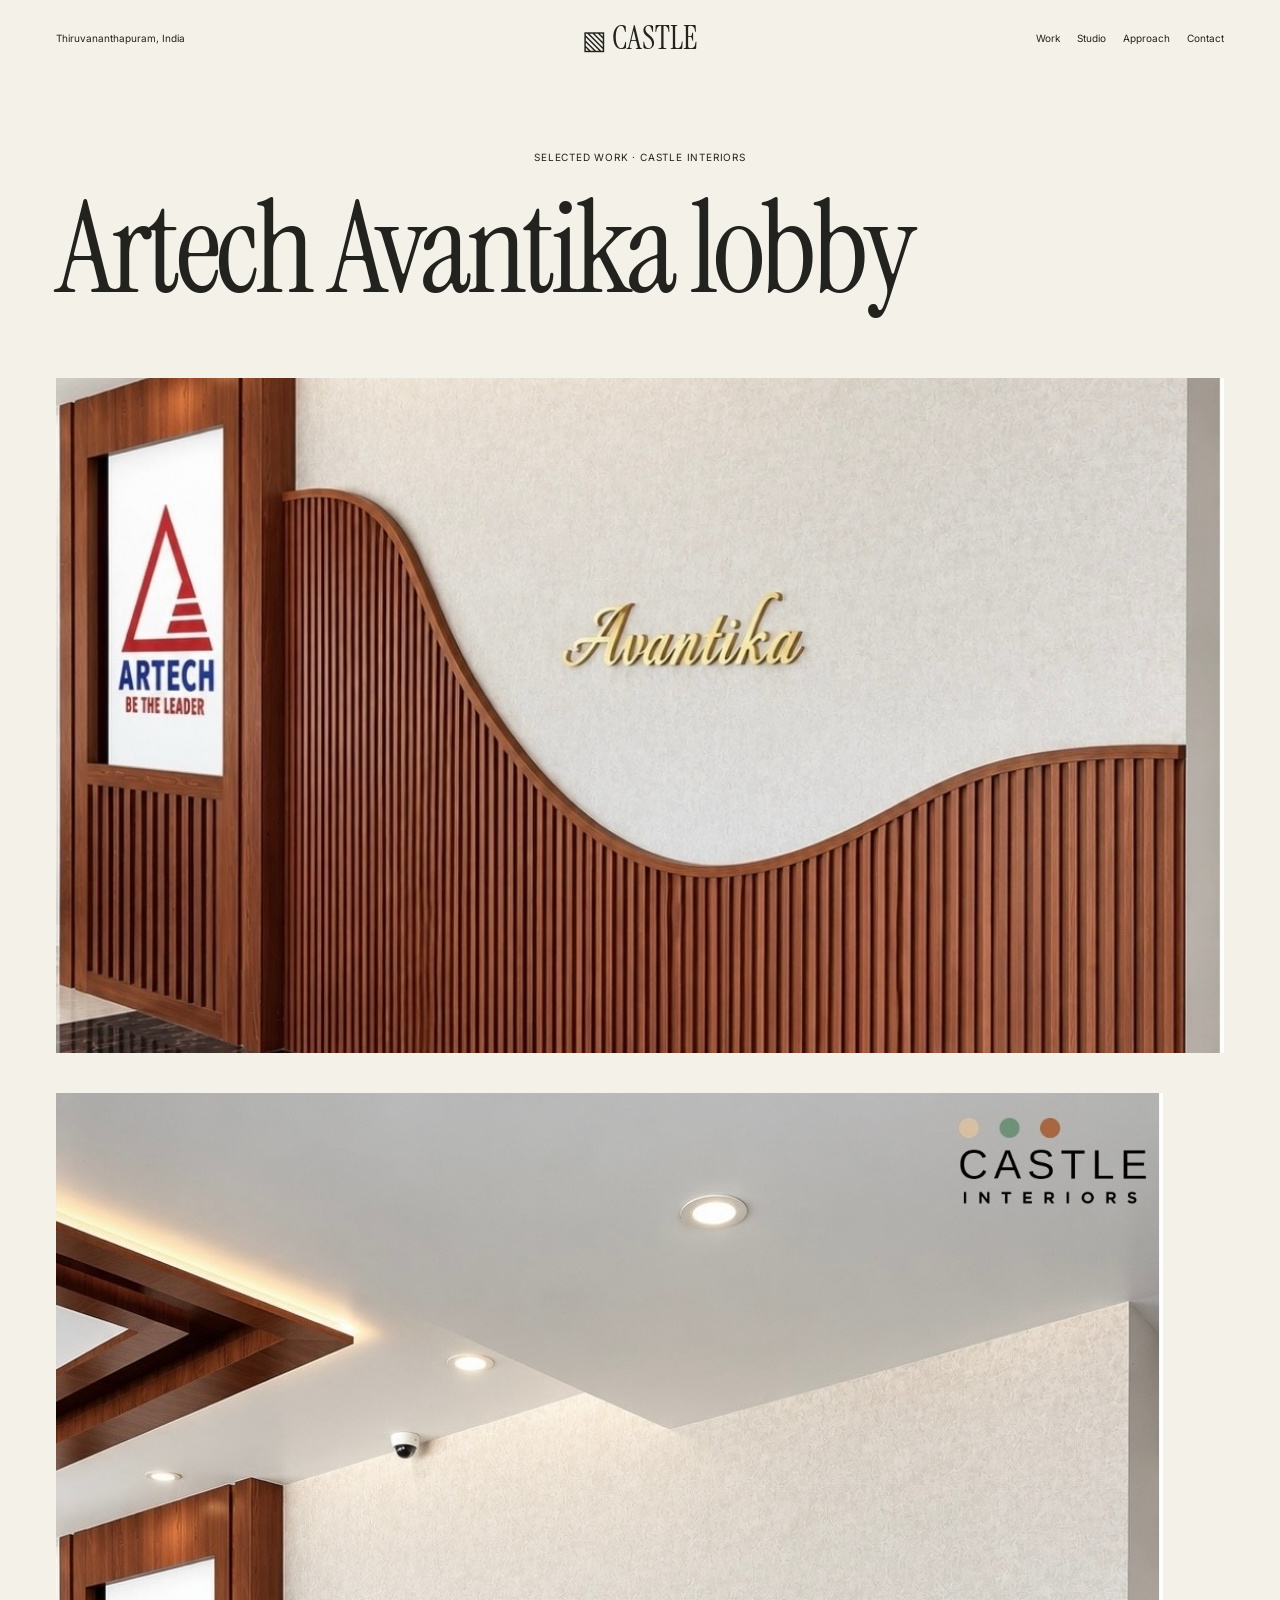
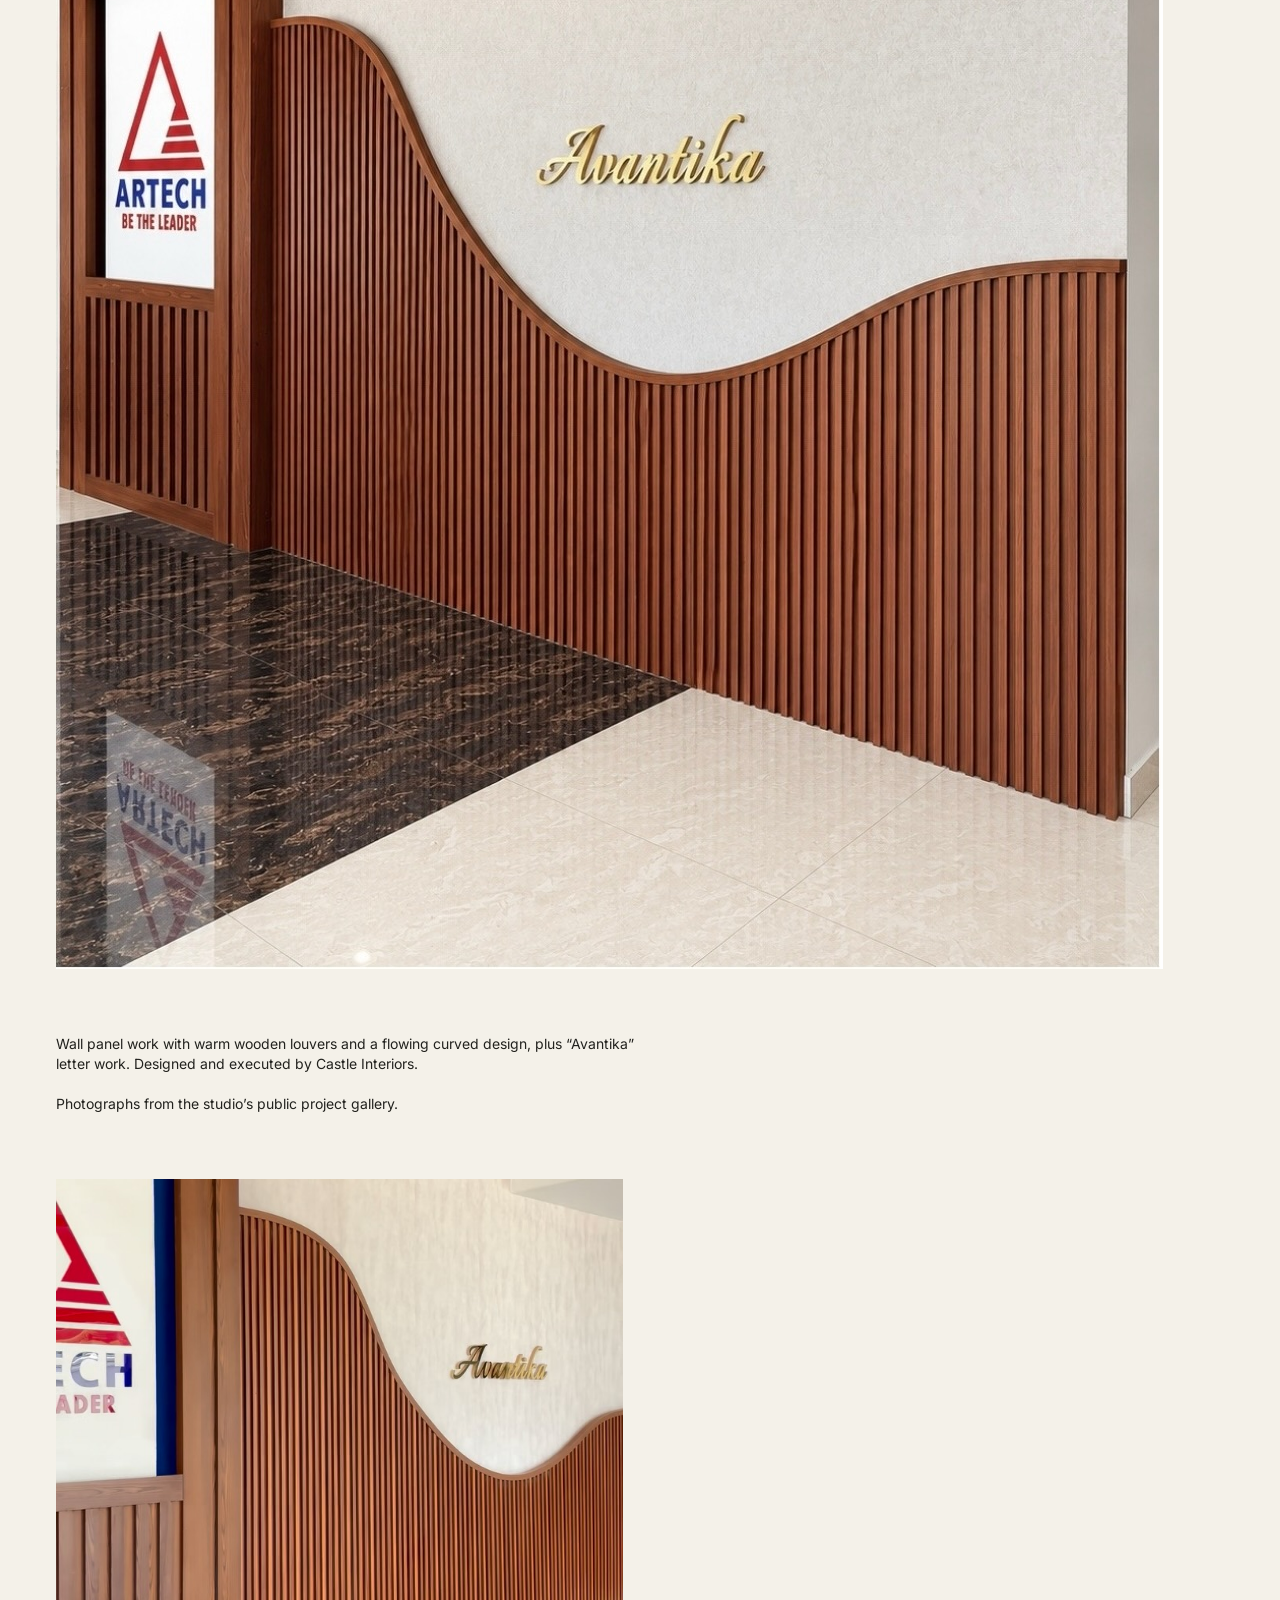
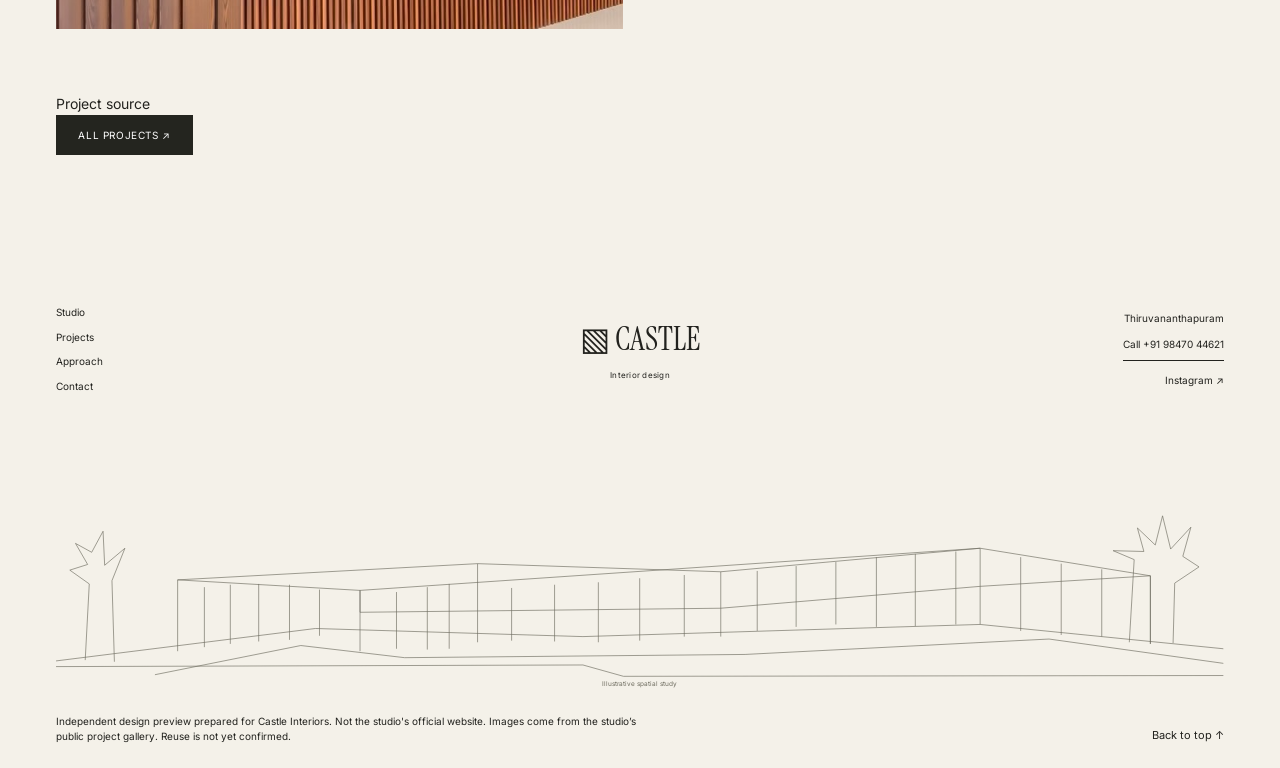
<file: project-artech-avantika-lobby.html>
<!doctype html>
<html lang="en"><head><meta charset="utf-8"><meta name="viewport" content="width=device-width, initial-scale=1"><title>Artech Avantika lobby | Castle Interiors</title><meta name="description" content="Castle Interiors works on residential interiors, commercial interiors and renovation works in Trivandrum."><link rel="stylesheet" href="base.css"><link rel="stylesheet" href="brand.css"><link rel="stylesheet" href="hero.css"><link rel="license" href="assets/fonts/instrument-serif/OFL.txt"><link rel="license" href="assets/fonts/inter/OFL.txt"><script src="runtime.js" defer></script><script src="hero.js" defer></script></head><body><a class="dk-skip-link" href="#main">Skip to content</a><header class="dk-header"><div class="header-location">Thiruvananthapuram, India</div><a class="dk-wordmark" href="index.html"><span class="wordmark-mark" aria-hidden="true">▧</span> CASTLE</a><button class="dk-menu" hidden aria-controls="dk-nav" aria-expanded="false"><span class="dk-menu-label">Menu</span></button><nav class="dk-nav" id="dk-nav" aria-label="Primary"><a href="work.html">Work</a><a href="studio.html">Studio</a><a href="process.html">Approach</a><a href="contact.html">Contact</a></nav></header>
<main id="main"><article class="inner-page"><span class="eyebrow">SELECTED WORK · CASTLE INTERIORS</span><h1>Artech Avantika lobby</h1><div class="inner-photo"><img class="" src="assets/img/p1-cover.jpg" alt="Artech Avantika lobby" loading="lazy"></div><figure class="dk-image"><img src="assets/img/project-artech-avantika-lobby-cover.jpg" alt="Artech Avantika lobby" loading="lazy" decoding="async"></figure><section class="dk-section dk-text"><p>Wall panel work with warm wooden louvers and a flowing curved design, plus “Avantika” letter work. Designed and executed by Castle Interiors.</p><p>Photographs from the studio’s public project gallery.</p></section>
<section class="dk-section dk-gallery"><figure class="dk-image"><img src="assets/img/project-artech-avantika-lobby-2.jpg" alt="Artech Avantika lobby" loading="lazy" decoding="async"></figure></section><p class="dk-source"><a href="https://www.instagram.com/p/DdS7f4HATLO/">Project source</a></p><a class="button" href="work.html">All projects ↗</a></article>
</main><footer class="dk-footer"><div class="footer-top"><div class="footer-links"><a href="studio.html">Studio</a><a href="work.html">Projects</a><a href="process.html">Approach</a><a href="contact.html">Contact</a></div><a class="footer-brand-small" href="index.html">▧ CASTLE<span>Interior design</span></a><div class="footer-contact-small"><p>Thiruvananthapuram</p><div class="dk-contact-links"><a href="tel:+919847044621">Call +91 98470 44621</a></div><a href="https://www.instagram.com/castle_interiordesigns/" target="_blank" rel="noopener">Instagram ↗</a></div></div><svg class="footer-sketch" viewBox="0 0 1440 310" role="img" aria-label="Illustrative architectural line study, not an Castle project drawing"><g fill="none" stroke="currentColor" stroke-width=".8"><path d="M0 275L320 235 650 245 1140 230 1440 260M150 263V175L520 155 820 165 1140 136 1350 170V254M150 175L375 188V263M375 188L1140 136M520 155V252M820 165V245M1140 136V230M1350 170L1140 183 820 210 375 215M1350 170V254M375 188V215"/><path d="M183 184V258M215 181V254M250 180V251M288 181V249M325 187V244M420 190V260M458 184V261M485 180V260M562 185V250M615 181V251M669 178V252M720 173V250M775 169V245M865 164V238M913 158V233M962 153V230M1012 147V233M1060 143V232M1110 140V230M1190 147V238M1240 155V243M1290 162V245"/><path d="M122 292L302 256 430 271 850 267 1225 248 1440 278M0 282L650 280 700 294 1440 293M1324 252L1330 150 1304 139 1342 140 1334 111 1356 132 1365 96 1375 137 1400 110 1390 146 1410 159 1380 179 1378 253M36 274L41 180 17 163 39 156 24 130 44 141 58 115 60 157 85 136 69 176 72 276"/></g><text x="720" y="306" text-anchor="middle" fill="currentColor" font-size="8">Illustrative spatial study</text></svg><p class="demo-notice">Independent design preview prepared for Castle Interiors. Not the studio&#x27;s official website. Images come from the studio’s public project gallery. Reuse is not yet confirmed.</p><a href="#main" class="back-top">Back to top ↑</a></footer>
</body></html>
</file>
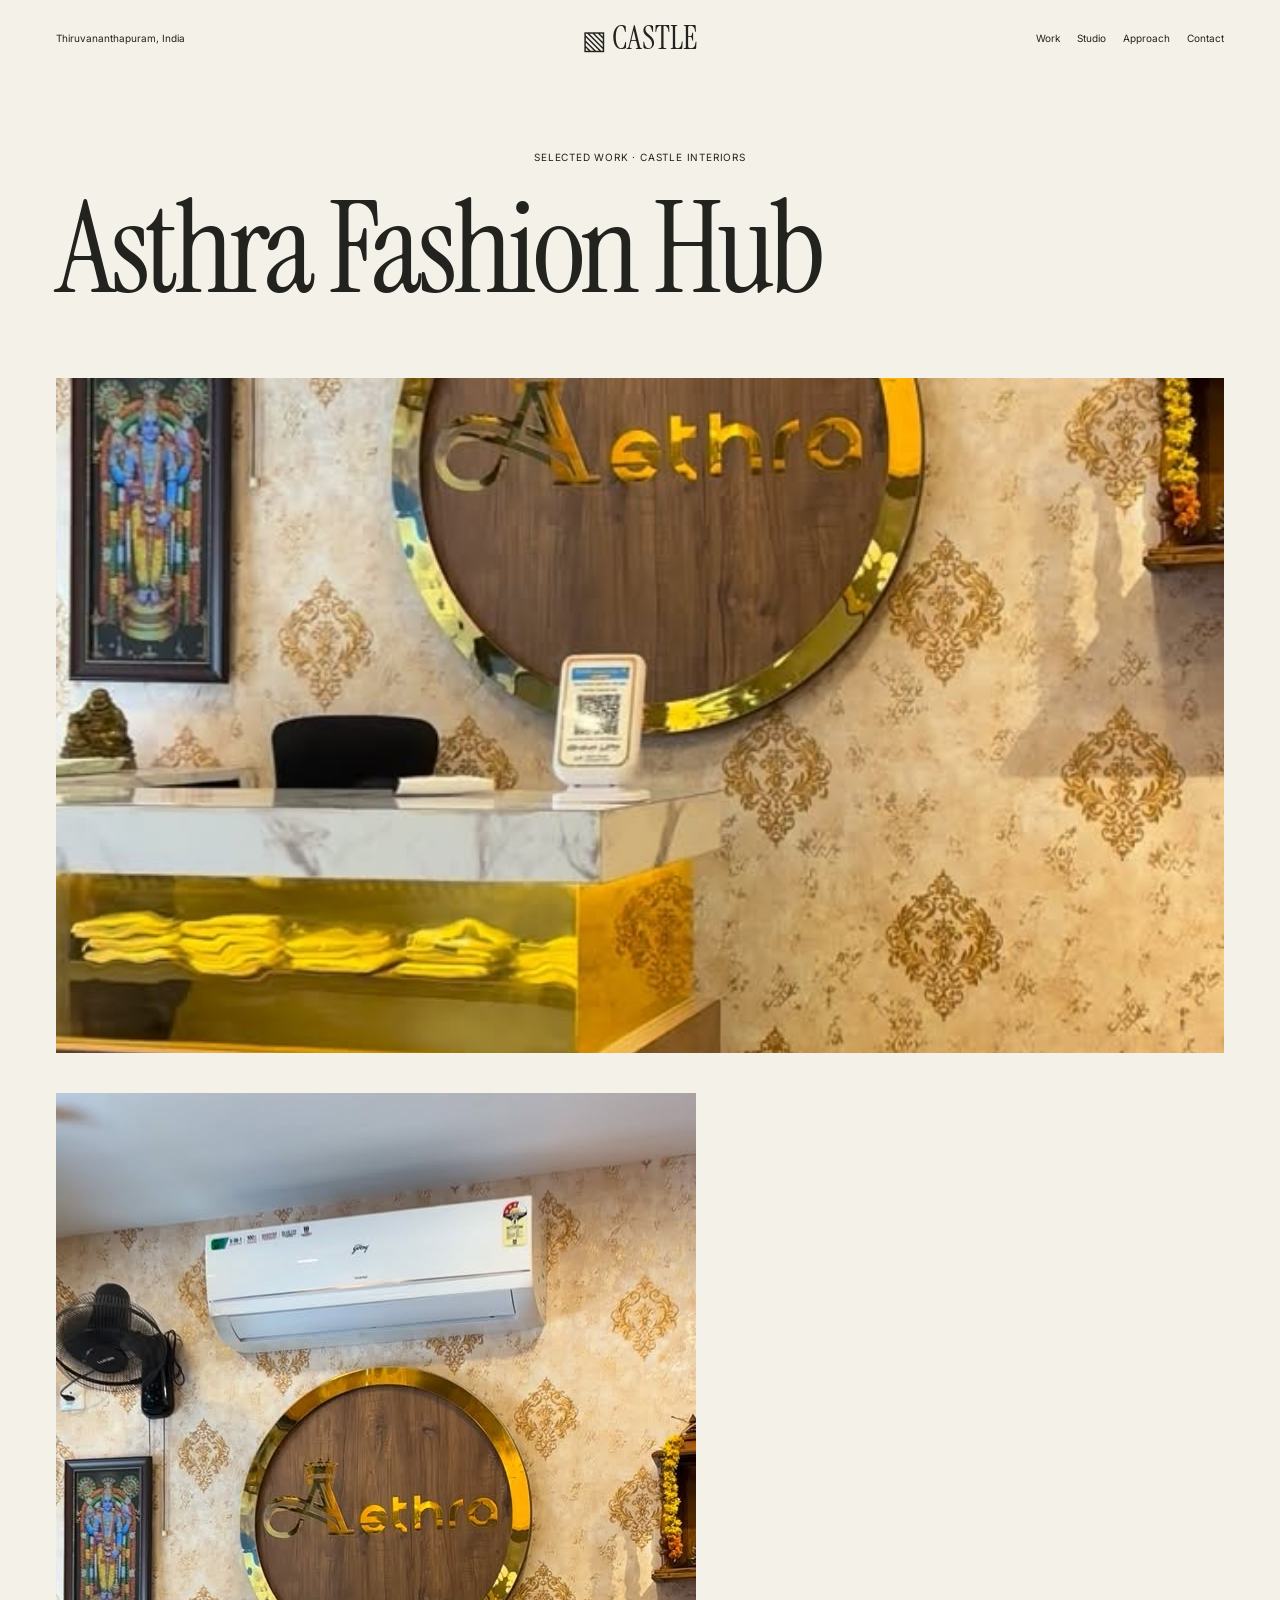
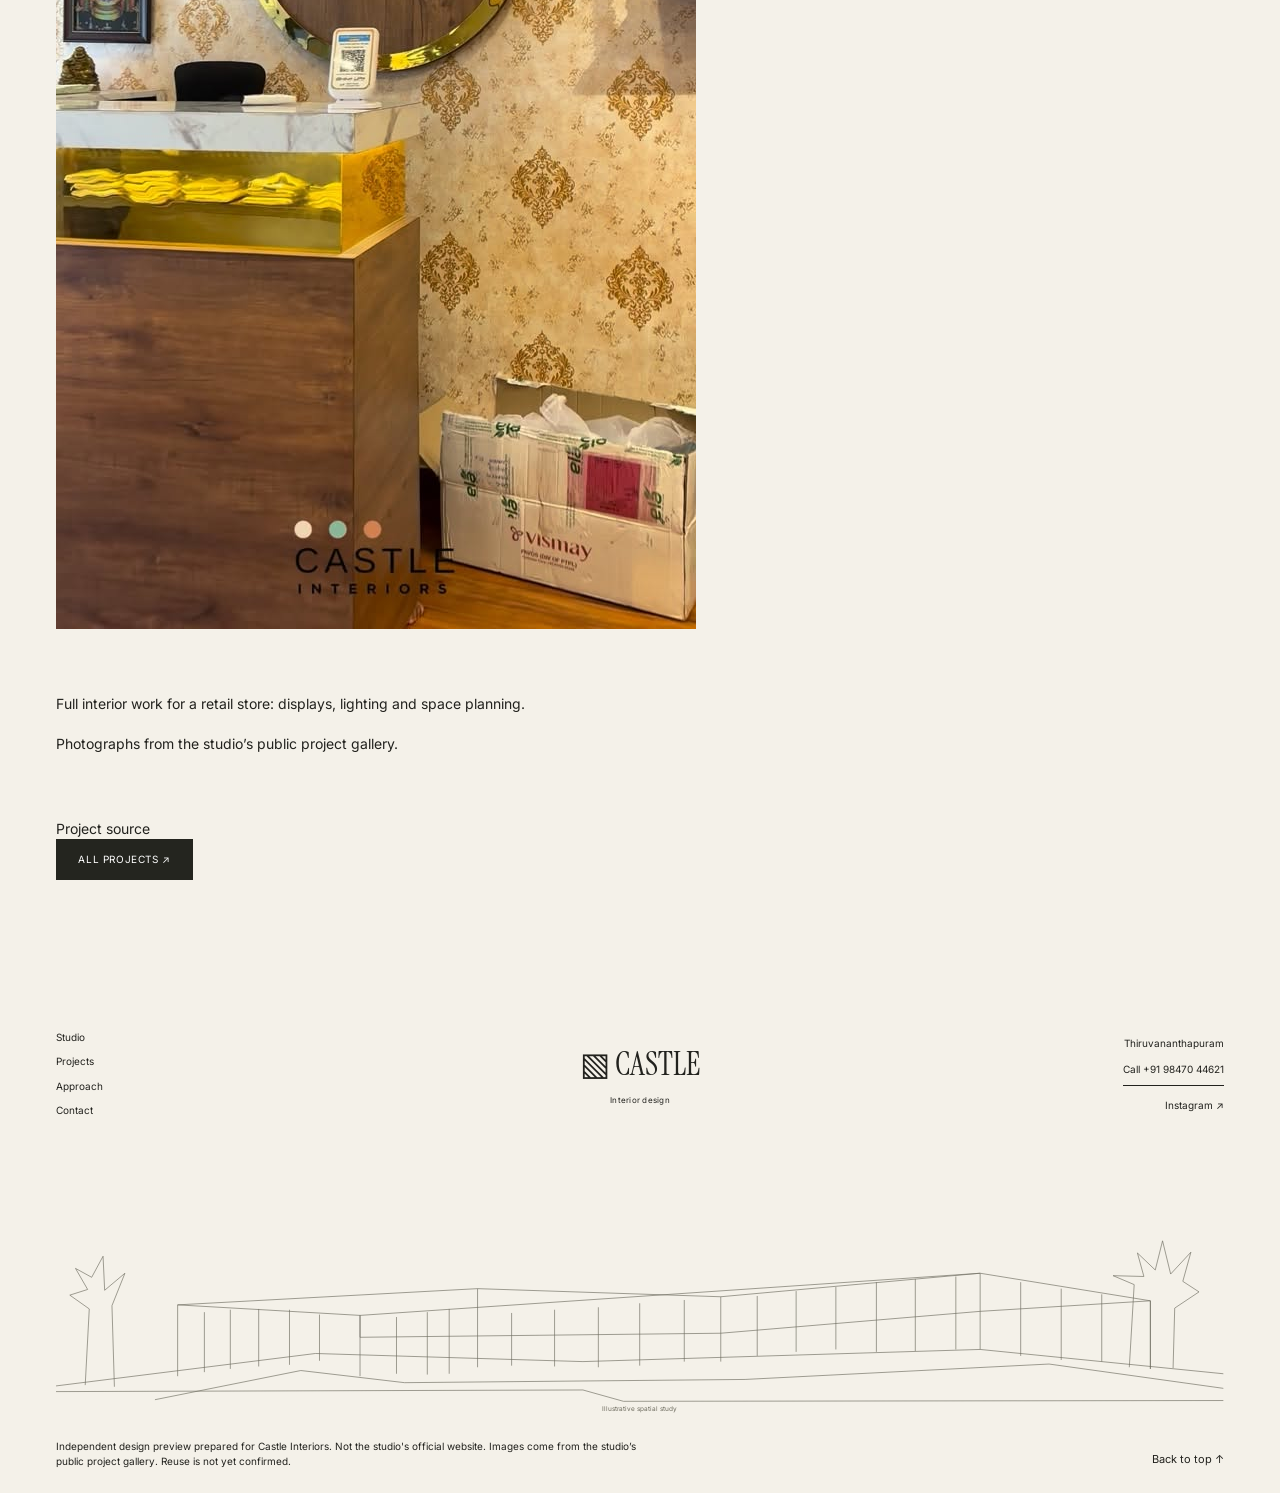
<file: project-asthra-fashion-hub.html>
<!doctype html>
<html lang="en"><head><meta charset="utf-8"><meta name="viewport" content="width=device-width, initial-scale=1"><title>Asthra Fashion Hub | Castle Interiors</title><meta name="description" content="Castle Interiors works on residential interiors, commercial interiors and renovation works in Trivandrum."><link rel="stylesheet" href="base.css"><link rel="stylesheet" href="brand.css"><link rel="stylesheet" href="hero.css"><link rel="license" href="assets/fonts/instrument-serif/OFL.txt"><link rel="license" href="assets/fonts/inter/OFL.txt"><script src="runtime.js" defer></script><script src="hero.js" defer></script></head><body><a class="dk-skip-link" href="#main">Skip to content</a><header class="dk-header"><div class="header-location">Thiruvananthapuram, India</div><a class="dk-wordmark" href="index.html"><span class="wordmark-mark" aria-hidden="true">▧</span> CASTLE</a><button class="dk-menu" hidden aria-controls="dk-nav" aria-expanded="false"><span class="dk-menu-label">Menu</span></button><nav class="dk-nav" id="dk-nav" aria-label="Primary"><a href="work.html">Work</a><a href="studio.html">Studio</a><a href="process.html">Approach</a><a href="contact.html">Contact</a></nav></header>
<main id="main"><article class="inner-page"><span class="eyebrow">SELECTED WORK · CASTLE INTERIORS</span><h1>Asthra Fashion Hub</h1><div class="inner-photo"><img class="" src="assets/img/p4-cover.jpg" alt="Asthra Fashion Hub" loading="lazy"></div><figure class="dk-image"><img src="assets/img/project-asthra-fashion-hub-cover.jpg" alt="Asthra Fashion Hub" loading="lazy" decoding="async"></figure><section class="dk-section dk-text"><p>Full interior work for a retail store: displays, lighting and space planning.</p><p>Photographs from the studio’s public project gallery.</p></section><p class="dk-source"><a href="https://www.instagram.com/p/DXOfQx-ESO7/">Project source</a></p><a class="button" href="work.html">All projects ↗</a></article>
</main><footer class="dk-footer"><div class="footer-top"><div class="footer-links"><a href="studio.html">Studio</a><a href="work.html">Projects</a><a href="process.html">Approach</a><a href="contact.html">Contact</a></div><a class="footer-brand-small" href="index.html">▧ CASTLE<span>Interior design</span></a><div class="footer-contact-small"><p>Thiruvananthapuram</p><div class="dk-contact-links"><a href="tel:+919847044621">Call +91 98470 44621</a></div><a href="https://www.instagram.com/castle_interiordesigns/" target="_blank" rel="noopener">Instagram ↗</a></div></div><svg class="footer-sketch" viewBox="0 0 1440 310" role="img" aria-label="Illustrative architectural line study, not an Castle project drawing"><g fill="none" stroke="currentColor" stroke-width=".8"><path d="M0 275L320 235 650 245 1140 230 1440 260M150 263V175L520 155 820 165 1140 136 1350 170V254M150 175L375 188V263M375 188L1140 136M520 155V252M820 165V245M1140 136V230M1350 170L1140 183 820 210 375 215M1350 170V254M375 188V215"/><path d="M183 184V258M215 181V254M250 180V251M288 181V249M325 187V244M420 190V260M458 184V261M485 180V260M562 185V250M615 181V251M669 178V252M720 173V250M775 169V245M865 164V238M913 158V233M962 153V230M1012 147V233M1060 143V232M1110 140V230M1190 147V238M1240 155V243M1290 162V245"/><path d="M122 292L302 256 430 271 850 267 1225 248 1440 278M0 282L650 280 700 294 1440 293M1324 252L1330 150 1304 139 1342 140 1334 111 1356 132 1365 96 1375 137 1400 110 1390 146 1410 159 1380 179 1378 253M36 274L41 180 17 163 39 156 24 130 44 141 58 115 60 157 85 136 69 176 72 276"/></g><text x="720" y="306" text-anchor="middle" fill="currentColor" font-size="8">Illustrative spatial study</text></svg><p class="demo-notice">Independent design preview prepared for Castle Interiors. Not the studio&#x27;s official website. Images come from the studio’s public project gallery. Reuse is not yet confirmed.</p><a href="#main" class="back-top">Back to top ↑</a></footer>
</body></html>
</file>
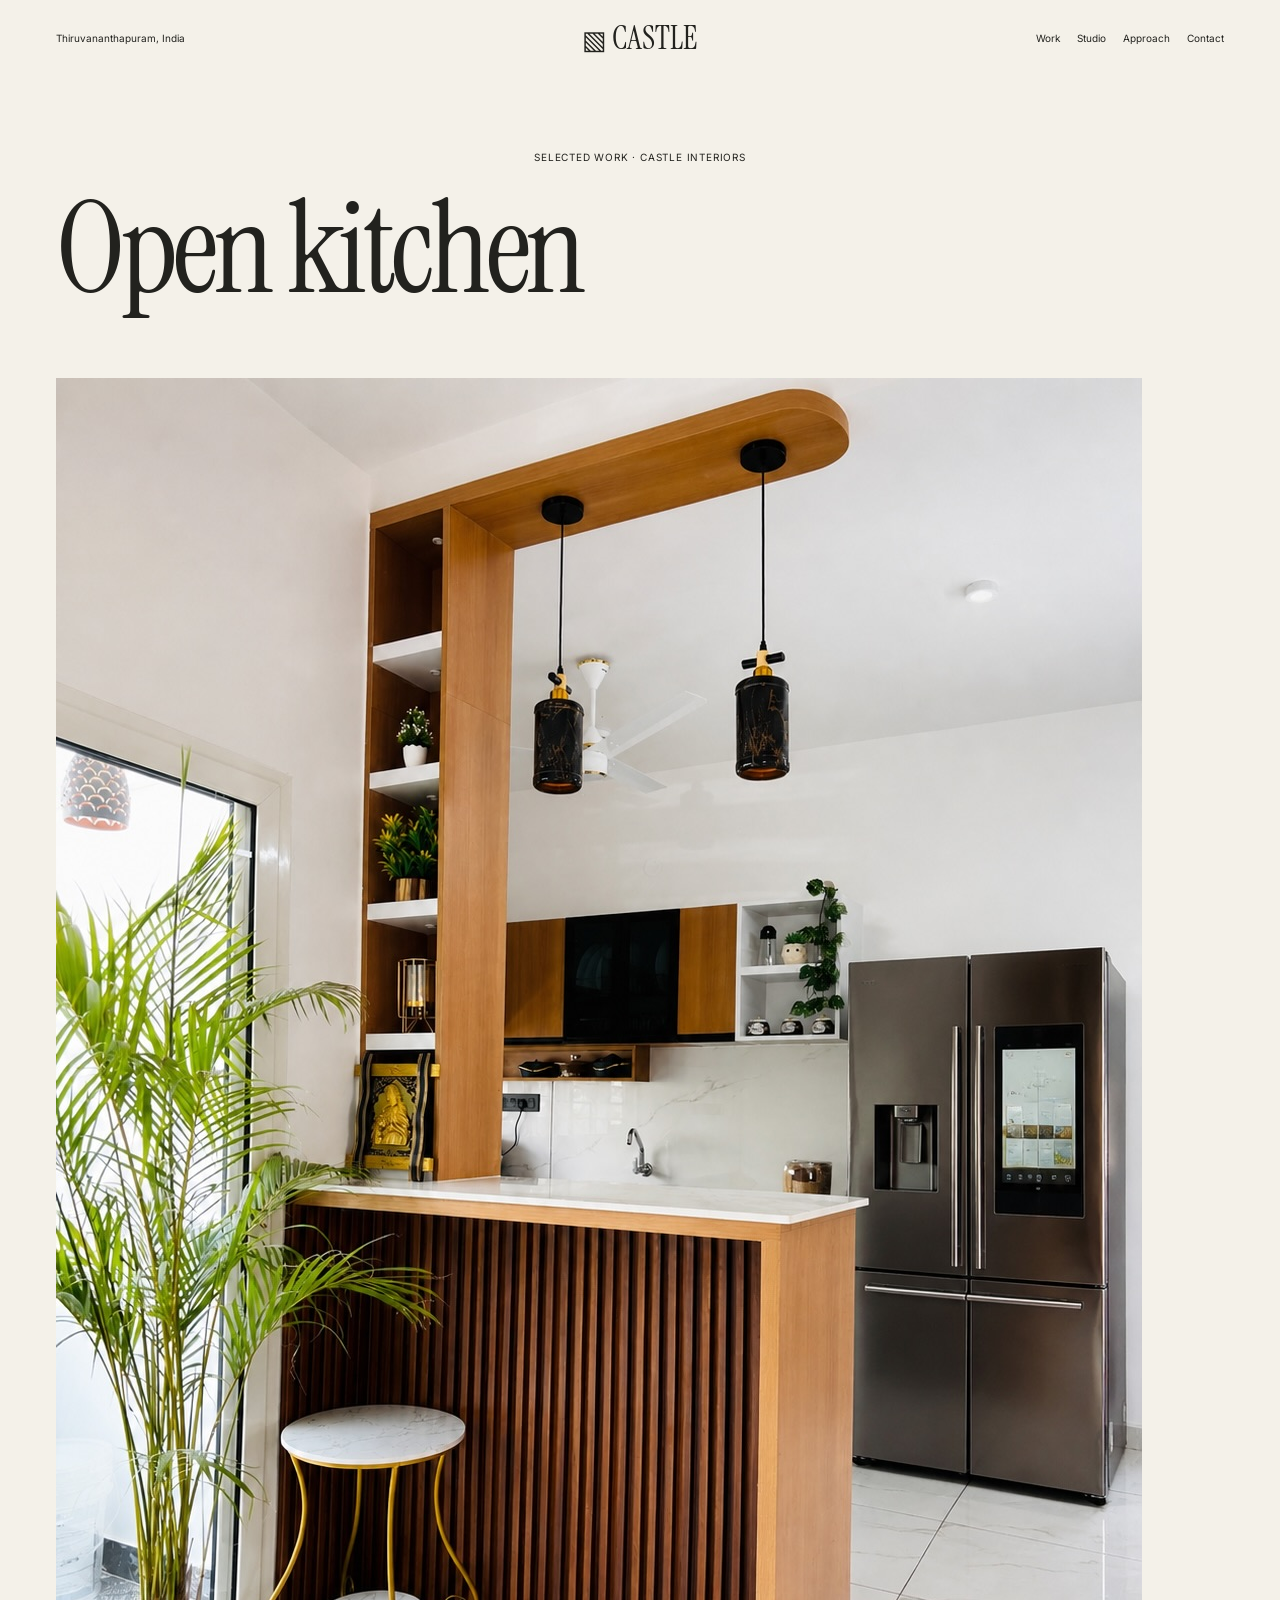
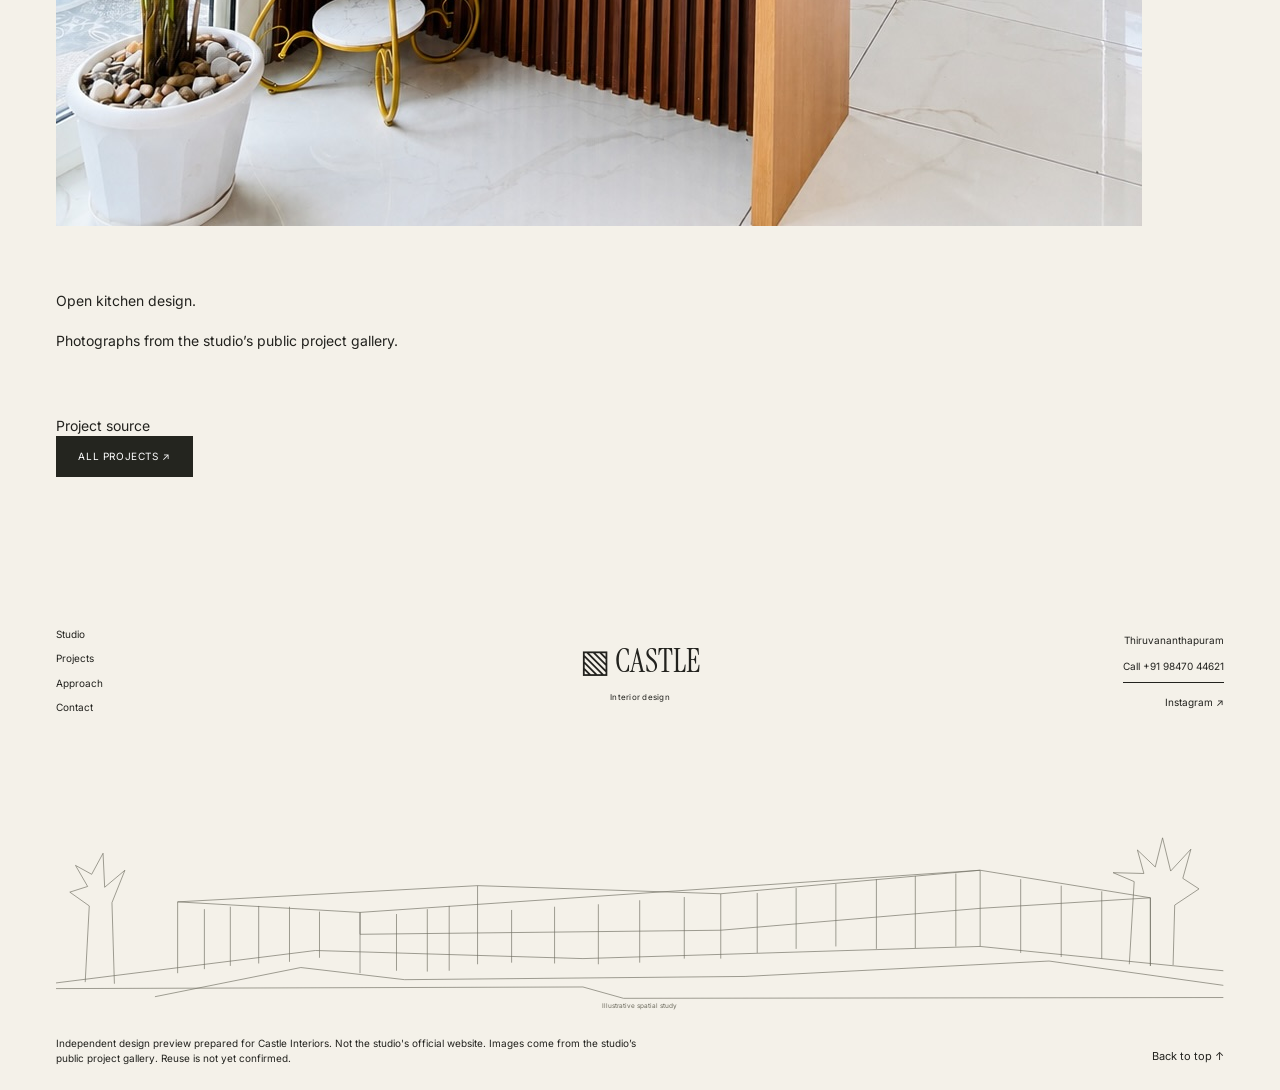
<file: project-open-kitchen.html>
<!doctype html>
<html lang="en"><head><meta charset="utf-8"><meta name="viewport" content="width=device-width, initial-scale=1"><title>Open kitchen | Castle Interiors</title><meta name="description" content="Castle Interiors works on residential interiors, commercial interiors and renovation works in Trivandrum."><link rel="stylesheet" href="base.css"><link rel="stylesheet" href="brand.css"><link rel="stylesheet" href="hero.css"><link rel="license" href="assets/fonts/instrument-serif/OFL.txt"><link rel="license" href="assets/fonts/inter/OFL.txt"><script src="runtime.js" defer></script><script src="hero.js" defer></script></head><body><a class="dk-skip-link" href="#main">Skip to content</a><header class="dk-header"><div class="header-location">Thiruvananthapuram, India</div><a class="dk-wordmark" href="index.html"><span class="wordmark-mark" aria-hidden="true">▧</span> CASTLE</a><button class="dk-menu" hidden aria-controls="dk-nav" aria-expanded="false"><span class="dk-menu-label">Menu</span></button><nav class="dk-nav" id="dk-nav" aria-label="Primary"><a href="work.html">Work</a><a href="studio.html">Studio</a><a href="process.html">Approach</a><a href="contact.html">Contact</a></nav></header>
<main id="main"><article class="inner-page"><span class="eyebrow">SELECTED WORK · CASTLE INTERIORS</span><h1>Open kitchen</h1><figure class="dk-image"><img src="assets/img/project-open-kitchen-cover.jpg" alt="Open kitchen" loading="lazy" decoding="async"></figure><section class="dk-section dk-text"><p>Open kitchen design.</p><p>Photographs from the studio’s public project gallery.</p></section><p class="dk-source"><a href="https://www.instagram.com/p/DXyF3wHEXQa/">Project source</a></p><a class="button" href="work.html">All projects ↗</a></article>
</main><footer class="dk-footer"><div class="footer-top"><div class="footer-links"><a href="studio.html">Studio</a><a href="work.html">Projects</a><a href="process.html">Approach</a><a href="contact.html">Contact</a></div><a class="footer-brand-small" href="index.html">▧ CASTLE<span>Interior design</span></a><div class="footer-contact-small"><p>Thiruvananthapuram</p><div class="dk-contact-links"><a href="tel:+919847044621">Call +91 98470 44621</a></div><a href="https://www.instagram.com/castle_interiordesigns/" target="_blank" rel="noopener">Instagram ↗</a></div></div><svg class="footer-sketch" viewBox="0 0 1440 310" role="img" aria-label="Illustrative architectural line study, not an Castle project drawing"><g fill="none" stroke="currentColor" stroke-width=".8"><path d="M0 275L320 235 650 245 1140 230 1440 260M150 263V175L520 155 820 165 1140 136 1350 170V254M150 175L375 188V263M375 188L1140 136M520 155V252M820 165V245M1140 136V230M1350 170L1140 183 820 210 375 215M1350 170V254M375 188V215"/><path d="M183 184V258M215 181V254M250 180V251M288 181V249M325 187V244M420 190V260M458 184V261M485 180V260M562 185V250M615 181V251M669 178V252M720 173V250M775 169V245M865 164V238M913 158V233M962 153V230M1012 147V233M1060 143V232M1110 140V230M1190 147V238M1240 155V243M1290 162V245"/><path d="M122 292L302 256 430 271 850 267 1225 248 1440 278M0 282L650 280 700 294 1440 293M1324 252L1330 150 1304 139 1342 140 1334 111 1356 132 1365 96 1375 137 1400 110 1390 146 1410 159 1380 179 1378 253M36 274L41 180 17 163 39 156 24 130 44 141 58 115 60 157 85 136 69 176 72 276"/></g><text x="720" y="306" text-anchor="middle" fill="currentColor" font-size="8">Illustrative spatial study</text></svg><p class="demo-notice">Independent design preview prepared for Castle Interiors. Not the studio&#x27;s official website. Images come from the studio’s public project gallery. Reuse is not yet confirmed.</p><a href="#main" class="back-top">Back to top ↑</a></footer>
</body></html>
</file>
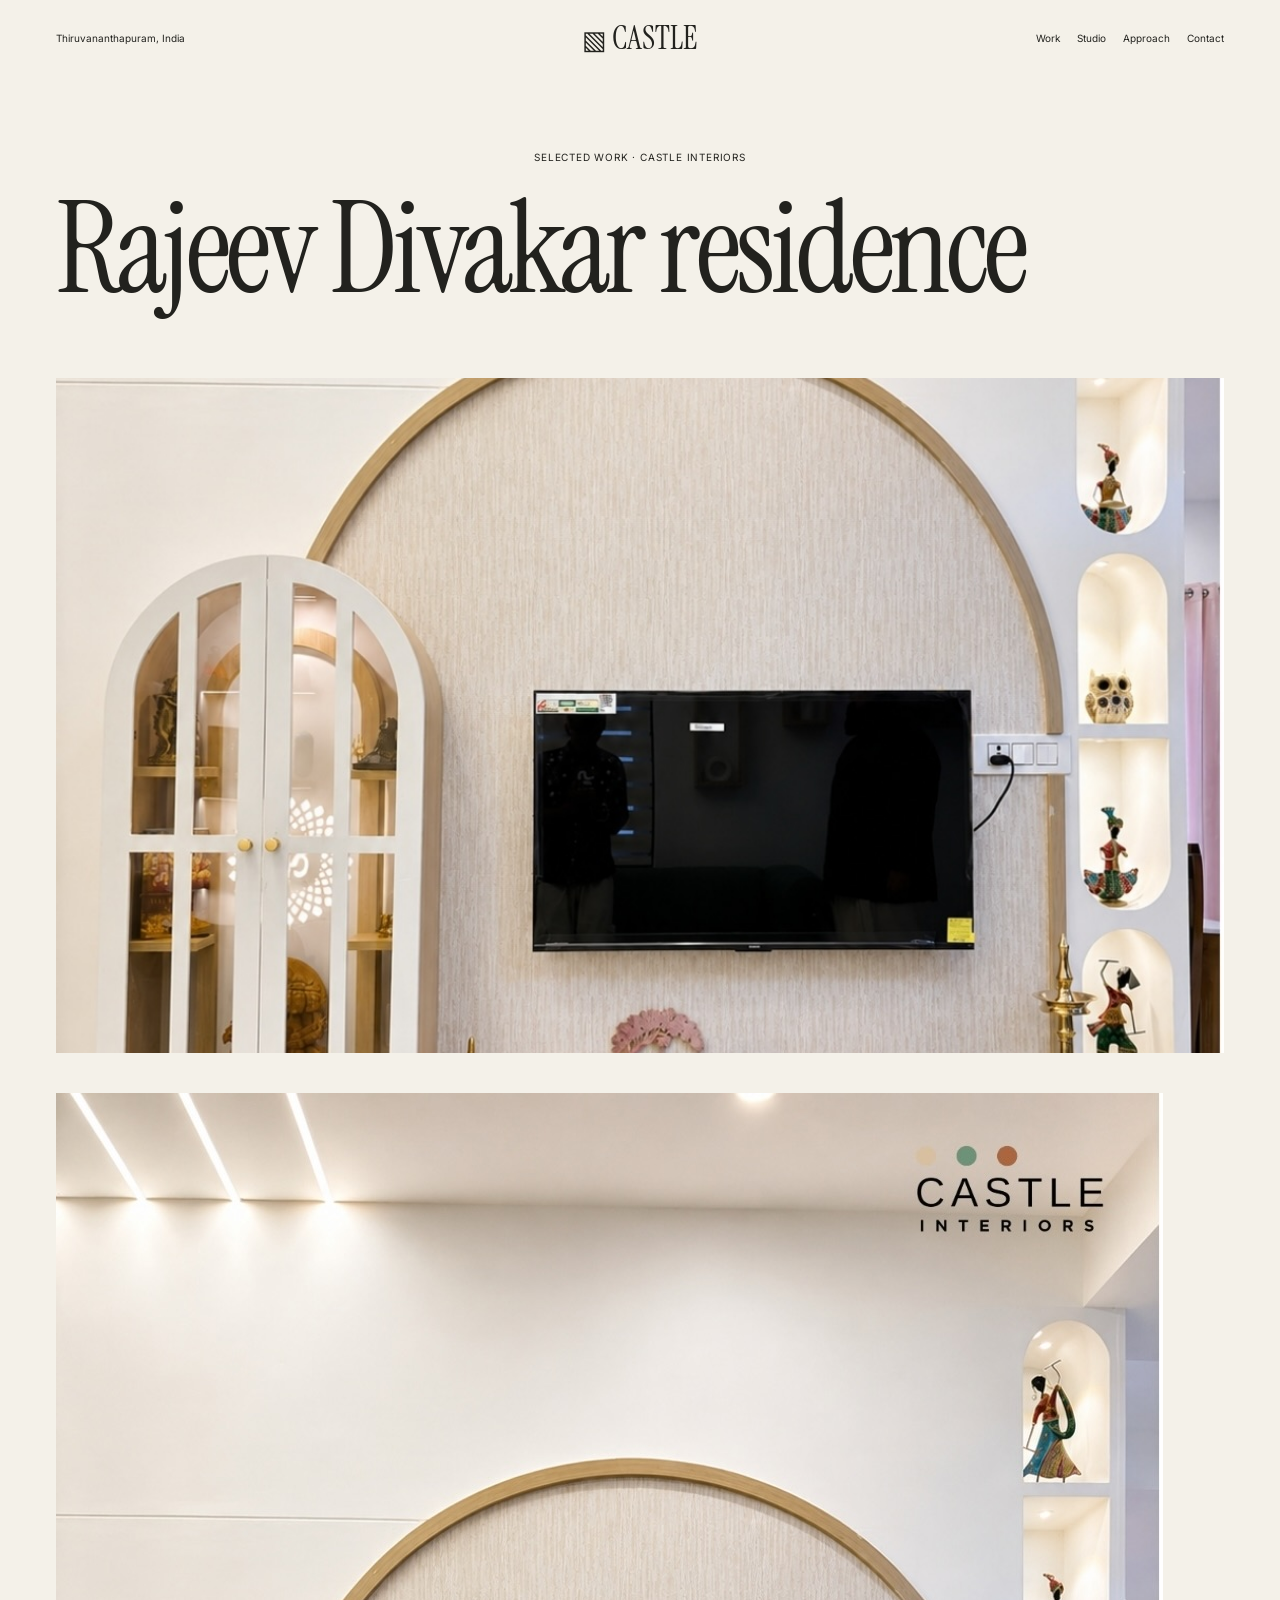
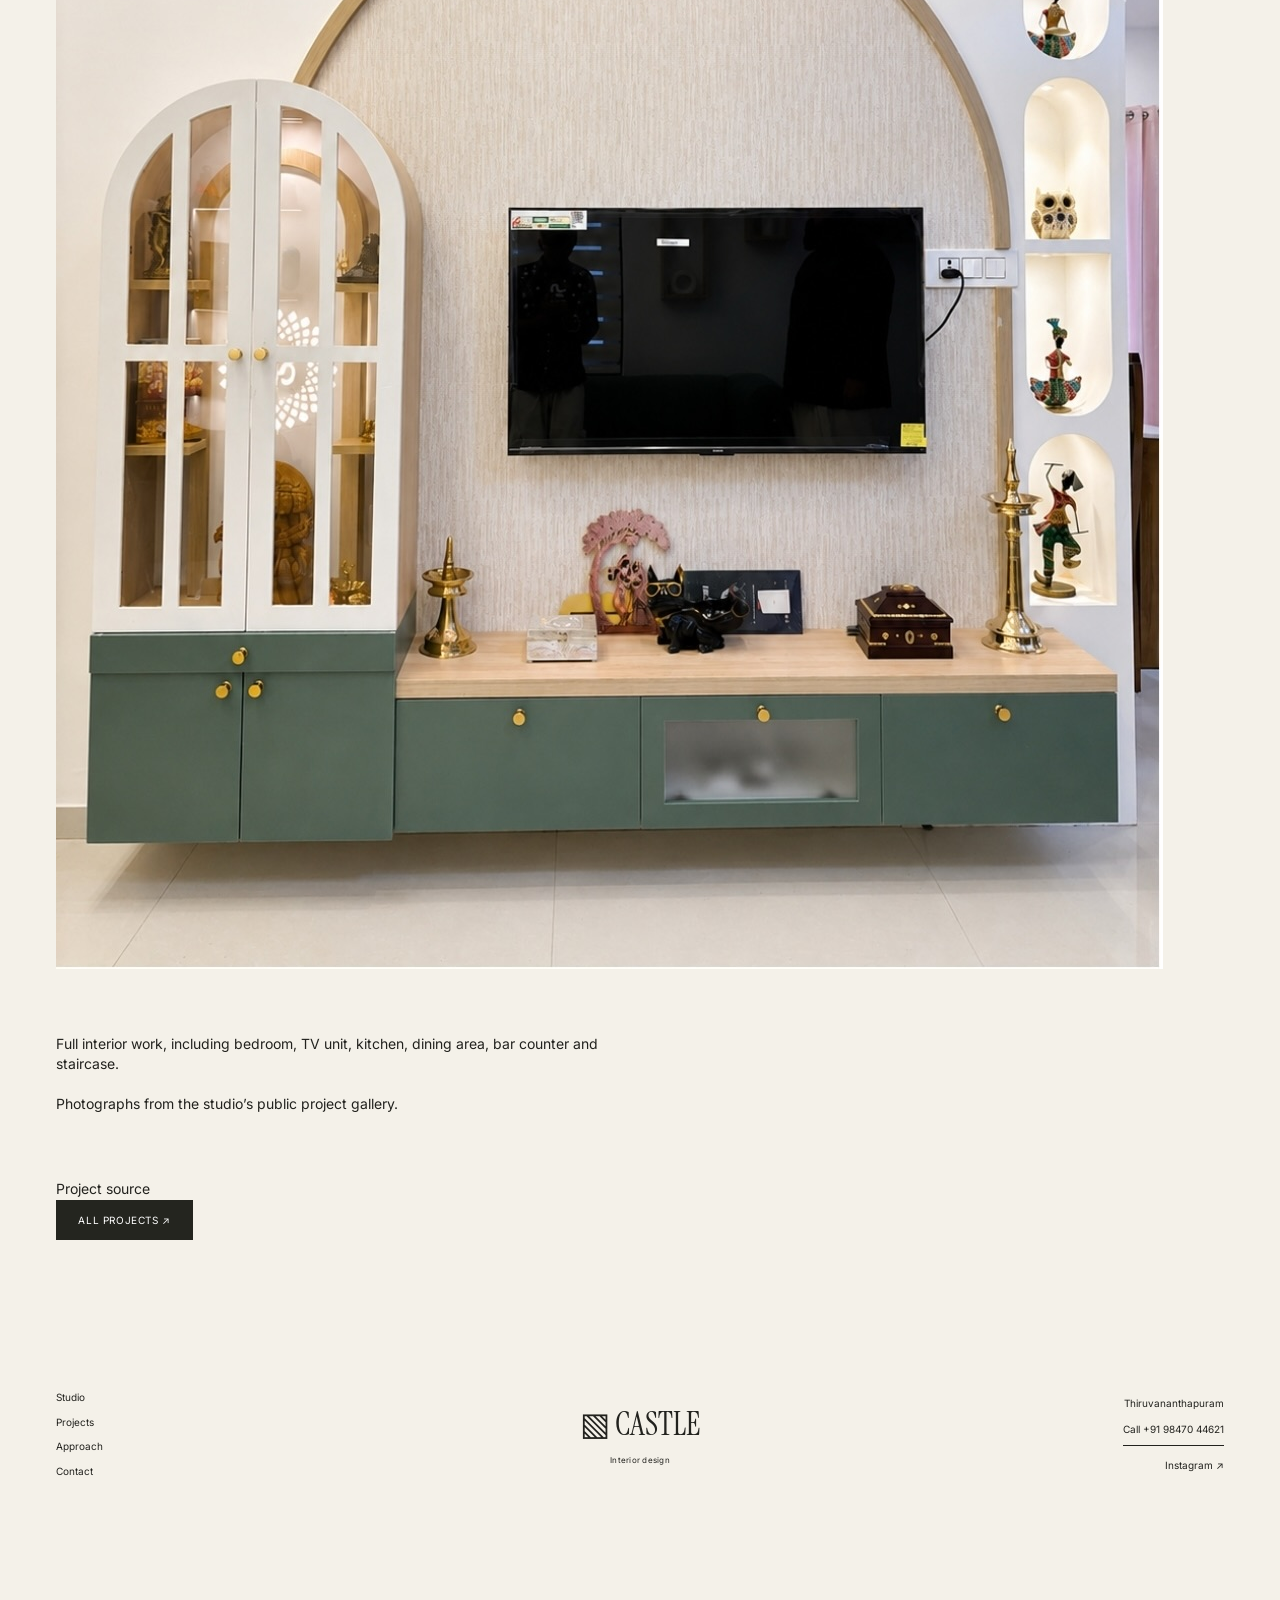
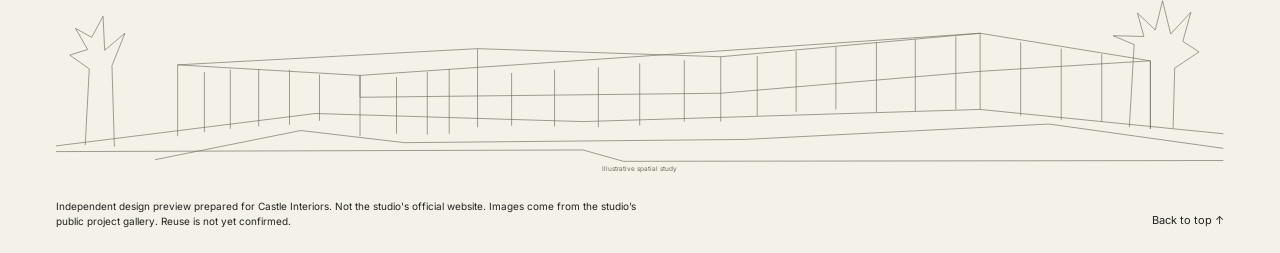
<file: project-rajeev-divakar-residence.html>
<!doctype html>
<html lang="en"><head><meta charset="utf-8"><meta name="viewport" content="width=device-width, initial-scale=1"><title>Rajeev Divakar residence | Castle Interiors</title><meta name="description" content="Castle Interiors works on residential interiors, commercial interiors and renovation works in Trivandrum."><link rel="stylesheet" href="base.css"><link rel="stylesheet" href="brand.css"><link rel="stylesheet" href="hero.css"><link rel="license" href="assets/fonts/instrument-serif/OFL.txt"><link rel="license" href="assets/fonts/inter/OFL.txt"><script src="runtime.js" defer></script><script src="hero.js" defer></script></head><body><a class="dk-skip-link" href="#main">Skip to content</a><header class="dk-header"><div class="header-location">Thiruvananthapuram, India</div><a class="dk-wordmark" href="index.html"><span class="wordmark-mark" aria-hidden="true">▧</span> CASTLE</a><button class="dk-menu" hidden aria-controls="dk-nav" aria-expanded="false"><span class="dk-menu-label">Menu</span></button><nav class="dk-nav" id="dk-nav" aria-label="Primary"><a href="work.html">Work</a><a href="studio.html">Studio</a><a href="process.html">Approach</a><a href="contact.html">Contact</a></nav></header>
<main id="main"><article class="inner-page"><span class="eyebrow">SELECTED WORK · CASTLE INTERIORS</span><h1>Rajeev Divakar residence</h1><div class="inner-photo"><img class="" src="assets/img/p2-cover.jpg" alt="Rajeev Divakar residence" loading="lazy"></div><figure class="dk-image"><img src="assets/img/project-rajeev-divakar-residence-cover.jpg" alt="Rajeev Divakar residence" loading="lazy" decoding="async"></figure><section class="dk-section dk-text"><p>Full interior work, including bedroom, TV unit, kitchen, dining area, bar counter and staircase.</p><p>Photographs from the studio’s public project gallery.</p></section><p class="dk-source"><a href="https://www.instagram.com/p/DdDaWj3gYac/">Project source</a></p><a class="button" href="work.html">All projects ↗</a></article>
</main><footer class="dk-footer"><div class="footer-top"><div class="footer-links"><a href="studio.html">Studio</a><a href="work.html">Projects</a><a href="process.html">Approach</a><a href="contact.html">Contact</a></div><a class="footer-brand-small" href="index.html">▧ CASTLE<span>Interior design</span></a><div class="footer-contact-small"><p>Thiruvananthapuram</p><div class="dk-contact-links"><a href="tel:+919847044621">Call +91 98470 44621</a></div><a href="https://www.instagram.com/castle_interiordesigns/" target="_blank" rel="noopener">Instagram ↗</a></div></div><svg class="footer-sketch" viewBox="0 0 1440 310" role="img" aria-label="Illustrative architectural line study, not an Castle project drawing"><g fill="none" stroke="currentColor" stroke-width=".8"><path d="M0 275L320 235 650 245 1140 230 1440 260M150 263V175L520 155 820 165 1140 136 1350 170V254M150 175L375 188V263M375 188L1140 136M520 155V252M820 165V245M1140 136V230M1350 170L1140 183 820 210 375 215M1350 170V254M375 188V215"/><path d="M183 184V258M215 181V254M250 180V251M288 181V249M325 187V244M420 190V260M458 184V261M485 180V260M562 185V250M615 181V251M669 178V252M720 173V250M775 169V245M865 164V238M913 158V233M962 153V230M1012 147V233M1060 143V232M1110 140V230M1190 147V238M1240 155V243M1290 162V245"/><path d="M122 292L302 256 430 271 850 267 1225 248 1440 278M0 282L650 280 700 294 1440 293M1324 252L1330 150 1304 139 1342 140 1334 111 1356 132 1365 96 1375 137 1400 110 1390 146 1410 159 1380 179 1378 253M36 274L41 180 17 163 39 156 24 130 44 141 58 115 60 157 85 136 69 176 72 276"/></g><text x="720" y="306" text-anchor="middle" fill="currentColor" font-size="8">Illustrative spatial study</text></svg><p class="demo-notice">Independent design preview prepared for Castle Interiors. Not the studio&#x27;s official website. Images come from the studio’s public project gallery. Reuse is not yet confirmed.</p><a href="#main" class="back-top">Back to top ↑</a></footer>
</body></html>
</file>
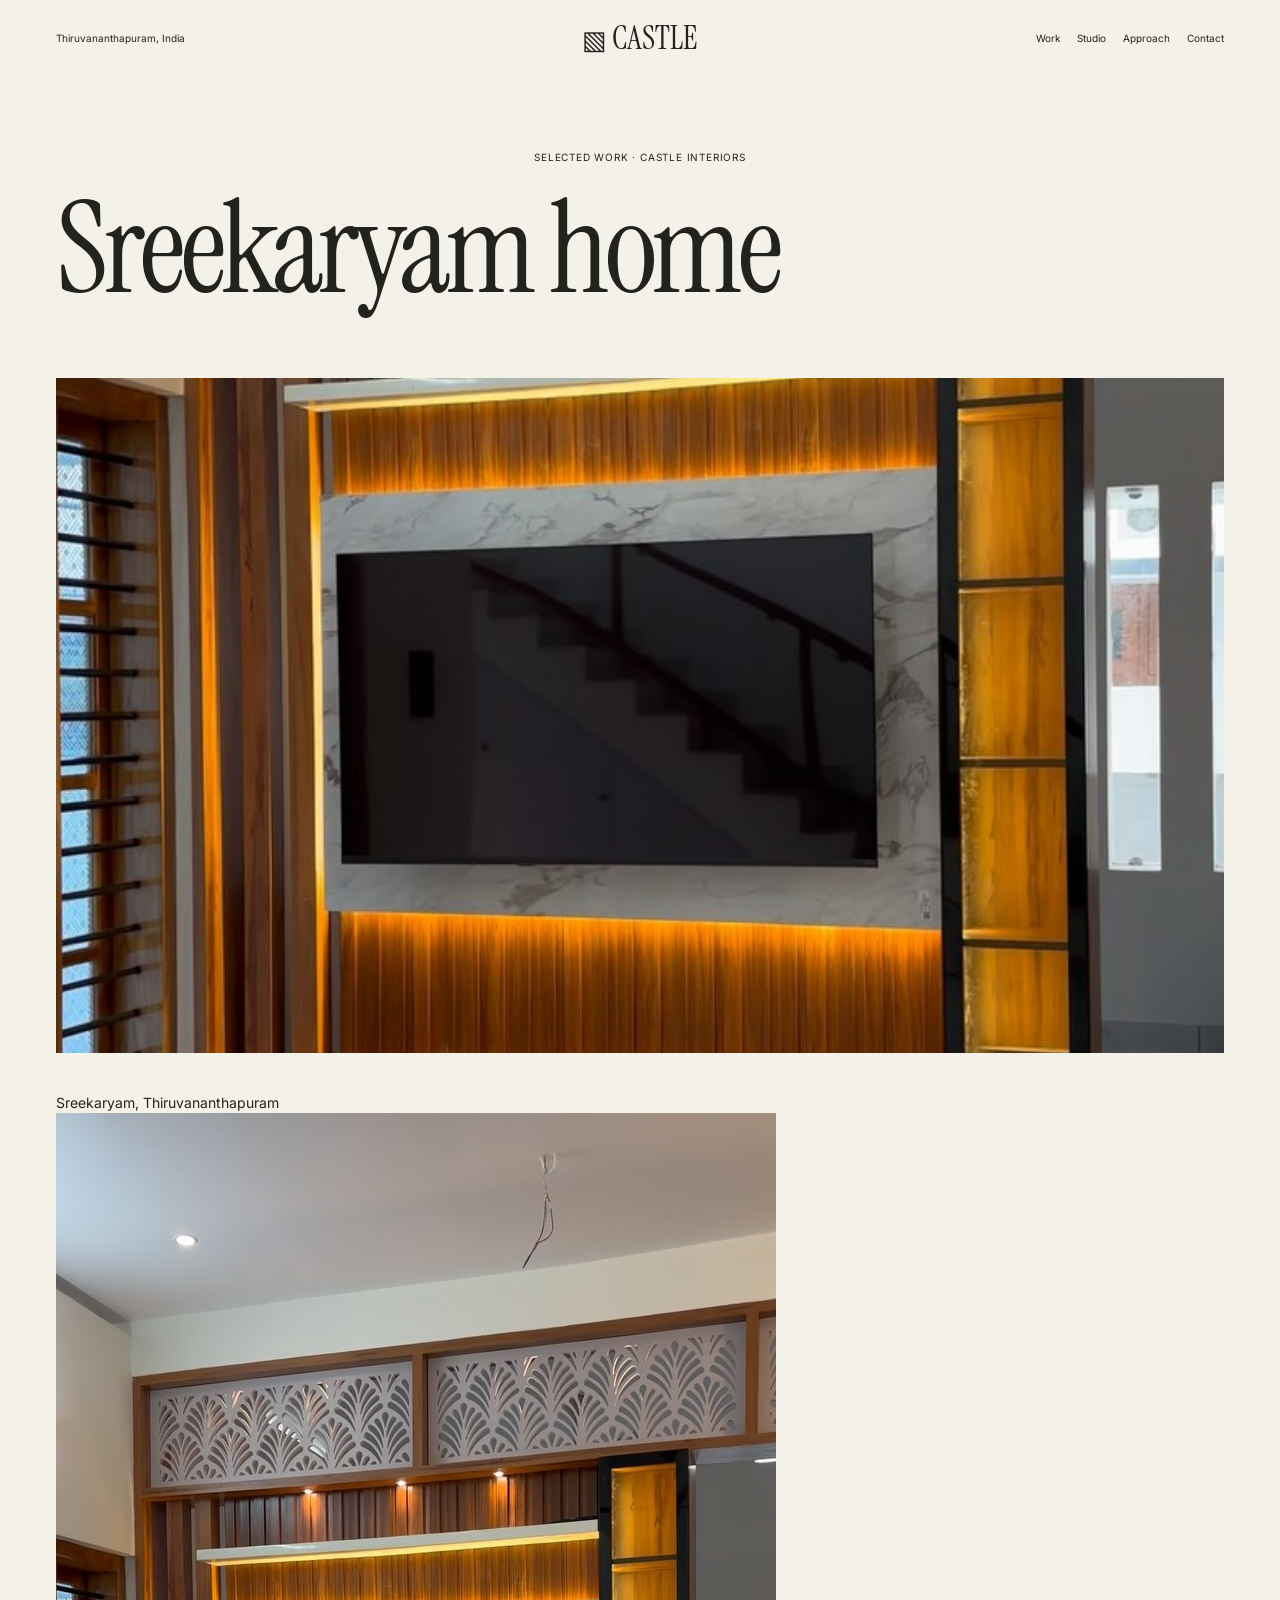
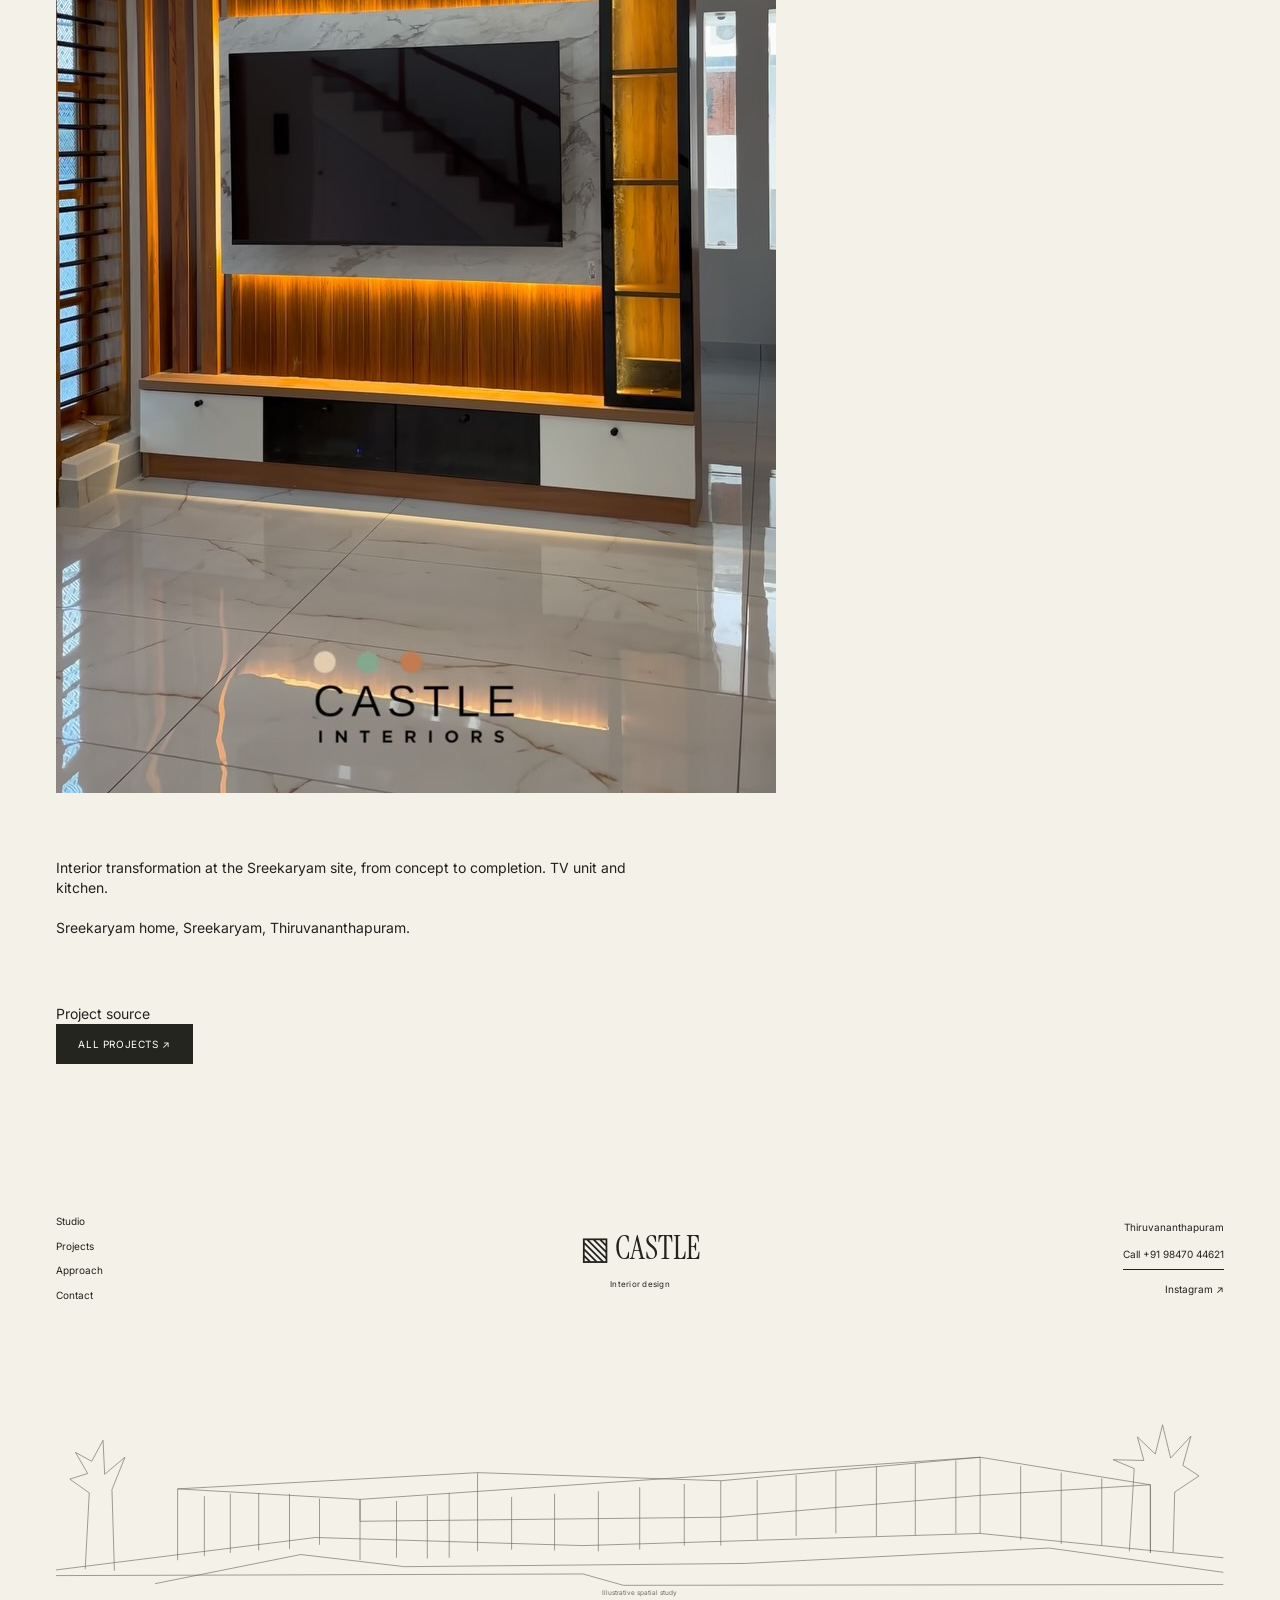
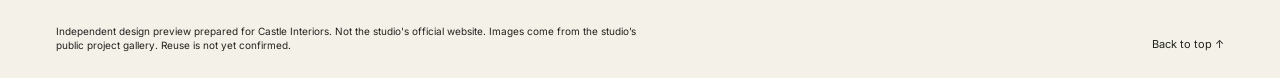
<file: project-sreekaryam-home.html>
<!doctype html>
<html lang="en"><head><meta charset="utf-8"><meta name="viewport" content="width=device-width, initial-scale=1"><title>Sreekaryam home | Castle Interiors</title><meta name="description" content="Castle Interiors works on residential interiors, commercial interiors and renovation works in Trivandrum."><link rel="stylesheet" href="base.css"><link rel="stylesheet" href="brand.css"><link rel="stylesheet" href="hero.css"><link rel="license" href="assets/fonts/instrument-serif/OFL.txt"><link rel="license" href="assets/fonts/inter/OFL.txt"><script src="runtime.js" defer></script><script src="hero.js" defer></script></head><body><a class="dk-skip-link" href="#main">Skip to content</a><header class="dk-header"><div class="header-location">Thiruvananthapuram, India</div><a class="dk-wordmark" href="index.html"><span class="wordmark-mark" aria-hidden="true">▧</span> CASTLE</a><button class="dk-menu" hidden aria-controls="dk-nav" aria-expanded="false"><span class="dk-menu-label">Menu</span></button><nav class="dk-nav" id="dk-nav" aria-label="Primary"><a href="work.html">Work</a><a href="studio.html">Studio</a><a href="process.html">Approach</a><a href="contact.html">Contact</a></nav></header>
<main id="main"><article class="inner-page"><span class="eyebrow">SELECTED WORK · CASTLE INTERIORS</span><h1>Sreekaryam home</h1><div class="inner-photo"><img class="" src="assets/img/p3-cover.jpg" alt="Sreekaryam home" loading="lazy"></div><p class="dk-location">Sreekaryam, Thiruvananthapuram</p><figure class="dk-image"><img src="assets/img/project-sreekaryam-home-cover.jpg" alt="Sreekaryam home" loading="lazy" decoding="async"></figure><section class="dk-section dk-text"><p>Interior transformation at the Sreekaryam site, from concept to completion. TV unit and kitchen.</p><p>Sreekaryam home, Sreekaryam, Thiruvananthapuram.</p></section><p class="dk-source"><a href="https://www.instagram.com/p/DZ6uDdfR0LQ/">Project source</a></p><a class="button" href="work.html">All projects ↗</a></article>
</main><footer class="dk-footer"><div class="footer-top"><div class="footer-links"><a href="studio.html">Studio</a><a href="work.html">Projects</a><a href="process.html">Approach</a><a href="contact.html">Contact</a></div><a class="footer-brand-small" href="index.html">▧ CASTLE<span>Interior design</span></a><div class="footer-contact-small"><p>Thiruvananthapuram</p><div class="dk-contact-links"><a href="tel:+919847044621">Call +91 98470 44621</a></div><a href="https://www.instagram.com/castle_interiordesigns/" target="_blank" rel="noopener">Instagram ↗</a></div></div><svg class="footer-sketch" viewBox="0 0 1440 310" role="img" aria-label="Illustrative architectural line study, not an Castle project drawing"><g fill="none" stroke="currentColor" stroke-width=".8"><path d="M0 275L320 235 650 245 1140 230 1440 260M150 263V175L520 155 820 165 1140 136 1350 170V254M150 175L375 188V263M375 188L1140 136M520 155V252M820 165V245M1140 136V230M1350 170L1140 183 820 210 375 215M1350 170V254M375 188V215"/><path d="M183 184V258M215 181V254M250 180V251M288 181V249M325 187V244M420 190V260M458 184V261M485 180V260M562 185V250M615 181V251M669 178V252M720 173V250M775 169V245M865 164V238M913 158V233M962 153V230M1012 147V233M1060 143V232M1110 140V230M1190 147V238M1240 155V243M1290 162V245"/><path d="M122 292L302 256 430 271 850 267 1225 248 1440 278M0 282L650 280 700 294 1440 293M1324 252L1330 150 1304 139 1342 140 1334 111 1356 132 1365 96 1375 137 1400 110 1390 146 1410 159 1380 179 1378 253M36 274L41 180 17 163 39 156 24 130 44 141 58 115 60 157 85 136 69 176 72 276"/></g><text x="720" y="306" text-anchor="middle" fill="currentColor" font-size="8">Illustrative spatial study</text></svg><p class="demo-notice">Independent design preview prepared for Castle Interiors. Not the studio&#x27;s official website. Images come from the studio’s public project gallery. Reuse is not yet confirmed.</p><a href="#main" class="back-top">Back to top ↑</a></footer>
</body></html>
</file>
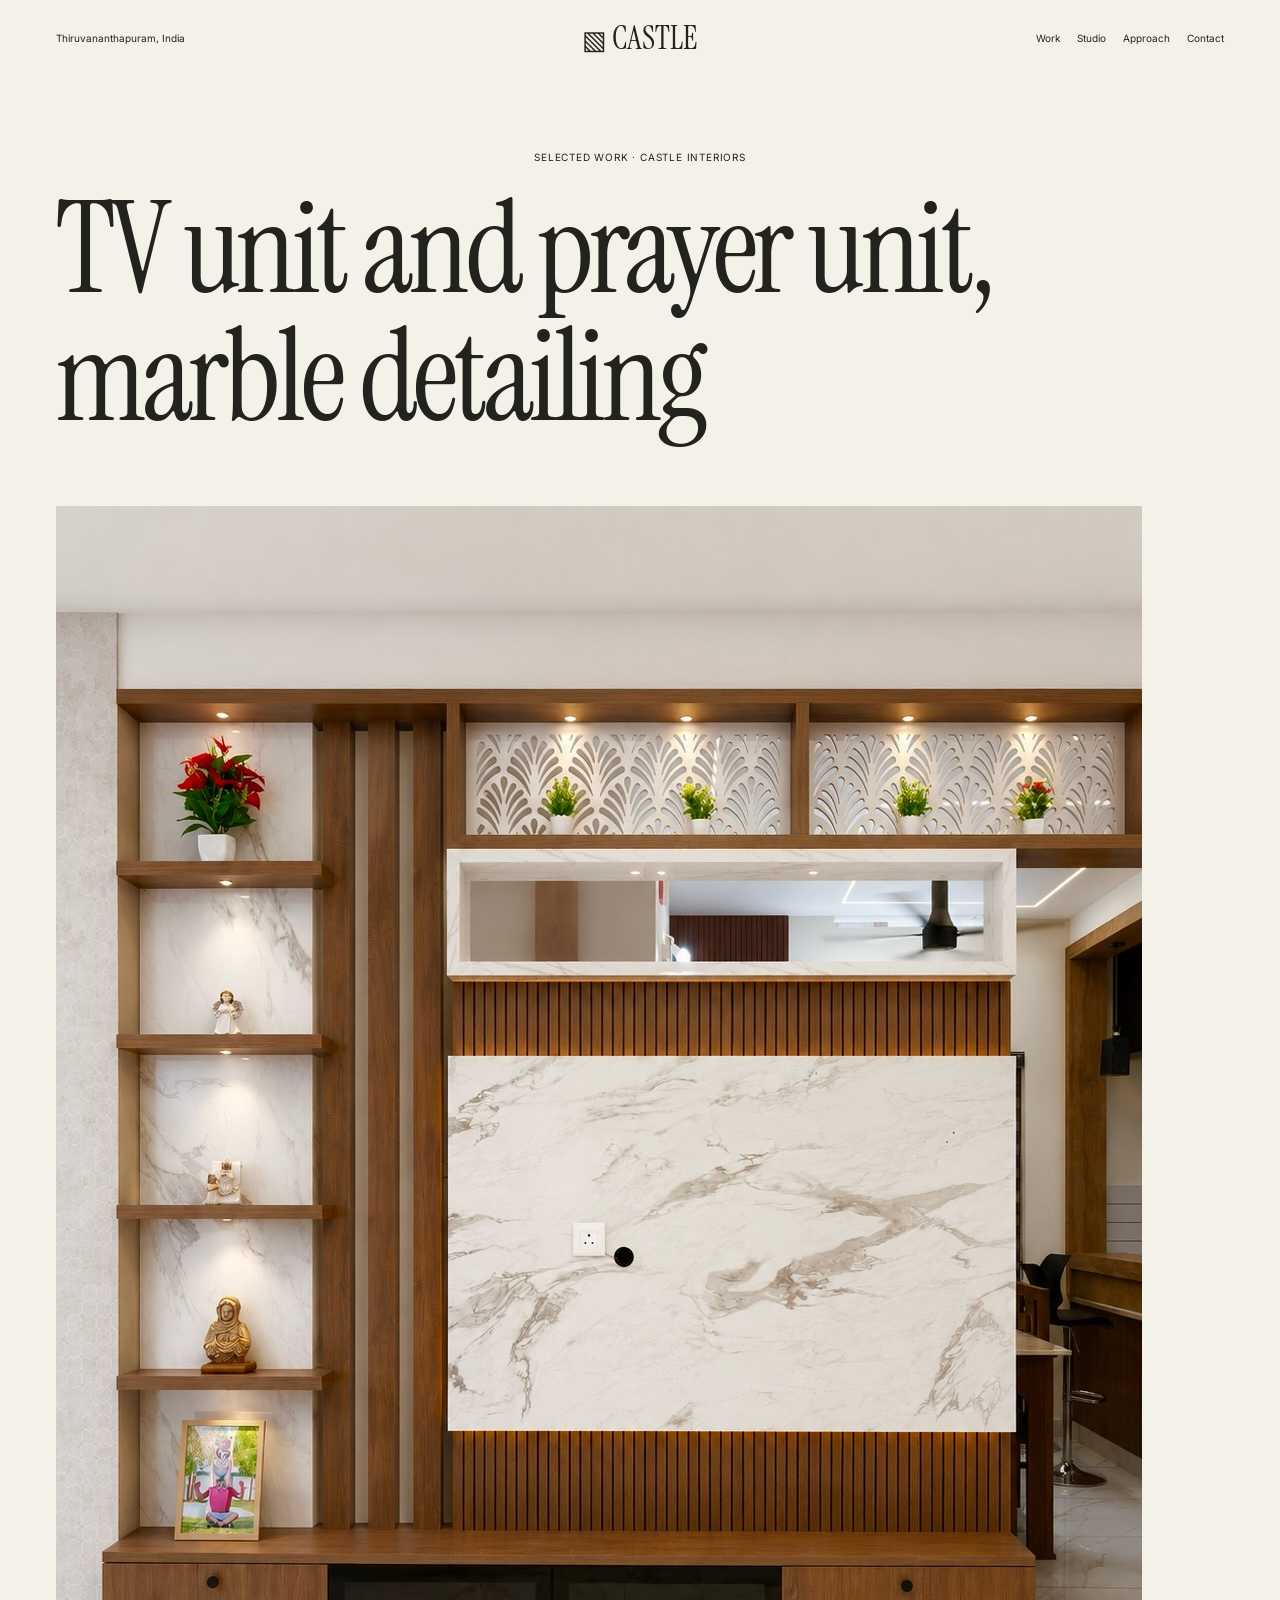
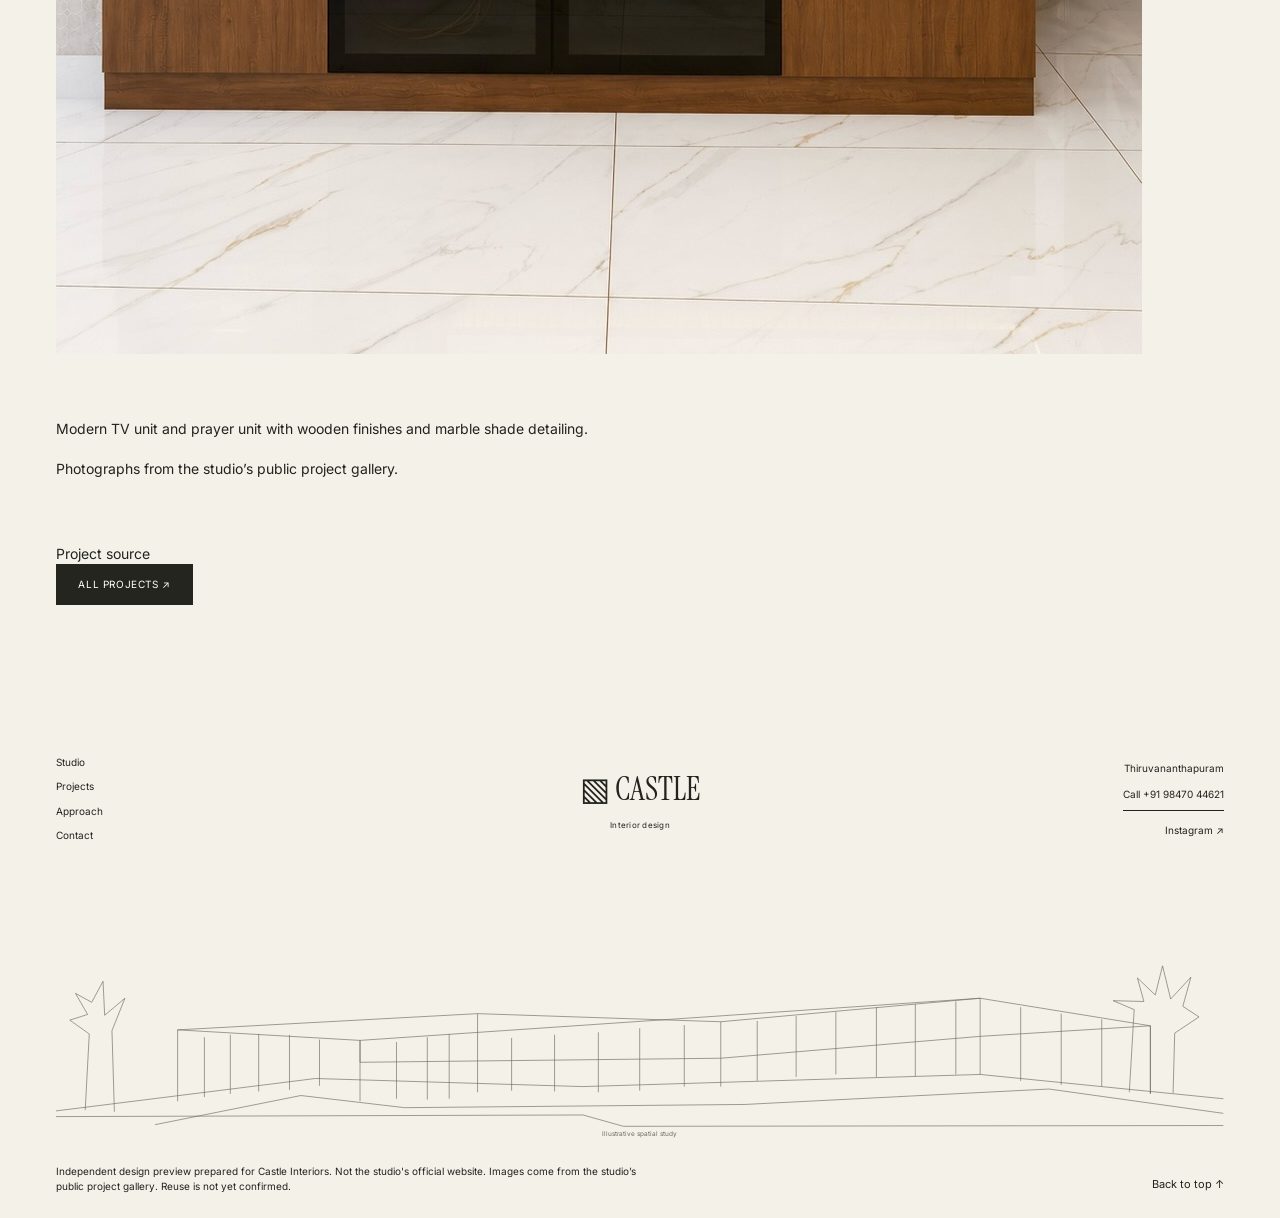
<file: project-tv-unit-and-prayer-unit-marble-detailing.html>
<!doctype html>
<html lang="en"><head><meta charset="utf-8"><meta name="viewport" content="width=device-width, initial-scale=1"><title>TV unit and prayer unit, marble detailing | Castle Interiors</title><meta name="description" content="Castle Interiors works on residential interiors, commercial interiors and renovation works in Trivandrum."><link rel="stylesheet" href="base.css"><link rel="stylesheet" href="brand.css"><link rel="stylesheet" href="hero.css"><link rel="license" href="assets/fonts/instrument-serif/OFL.txt"><link rel="license" href="assets/fonts/inter/OFL.txt"><script src="runtime.js" defer></script><script src="hero.js" defer></script></head><body><a class="dk-skip-link" href="#main">Skip to content</a><header class="dk-header"><div class="header-location">Thiruvananthapuram, India</div><a class="dk-wordmark" href="index.html"><span class="wordmark-mark" aria-hidden="true">▧</span> CASTLE</a><button class="dk-menu" hidden aria-controls="dk-nav" aria-expanded="false"><span class="dk-menu-label">Menu</span></button><nav class="dk-nav" id="dk-nav" aria-label="Primary"><a href="work.html">Work</a><a href="studio.html">Studio</a><a href="process.html">Approach</a><a href="contact.html">Contact</a></nav></header>
<main id="main"><article class="inner-page"><span class="eyebrow">SELECTED WORK · CASTLE INTERIORS</span><h1>TV unit and prayer unit, marble detailing</h1><figure class="dk-image"><img src="assets/img/project-tv-unit-and-prayer-unit-marble-detailing-cover.jpg" alt="TV unit and prayer unit, marble detailing" loading="lazy" decoding="async"></figure><section class="dk-section dk-text"><p>Modern TV unit and prayer unit with wooden finishes and marble shade detailing.</p><p>Photographs from the studio’s public project gallery.</p></section><p class="dk-source"><a href="https://www.instagram.com/p/DYUKwImkacE/">Project source</a></p><a class="button" href="work.html">All projects ↗</a></article>
</main><footer class="dk-footer"><div class="footer-top"><div class="footer-links"><a href="studio.html">Studio</a><a href="work.html">Projects</a><a href="process.html">Approach</a><a href="contact.html">Contact</a></div><a class="footer-brand-small" href="index.html">▧ CASTLE<span>Interior design</span></a><div class="footer-contact-small"><p>Thiruvananthapuram</p><div class="dk-contact-links"><a href="tel:+919847044621">Call +91 98470 44621</a></div><a href="https://www.instagram.com/castle_interiordesigns/" target="_blank" rel="noopener">Instagram ↗</a></div></div><svg class="footer-sketch" viewBox="0 0 1440 310" role="img" aria-label="Illustrative architectural line study, not an Castle project drawing"><g fill="none" stroke="currentColor" stroke-width=".8"><path d="M0 275L320 235 650 245 1140 230 1440 260M150 263V175L520 155 820 165 1140 136 1350 170V254M150 175L375 188V263M375 188L1140 136M520 155V252M820 165V245M1140 136V230M1350 170L1140 183 820 210 375 215M1350 170V254M375 188V215"/><path d="M183 184V258M215 181V254M250 180V251M288 181V249M325 187V244M420 190V260M458 184V261M485 180V260M562 185V250M615 181V251M669 178V252M720 173V250M775 169V245M865 164V238M913 158V233M962 153V230M1012 147V233M1060 143V232M1110 140V230M1190 147V238M1240 155V243M1290 162V245"/><path d="M122 292L302 256 430 271 850 267 1225 248 1440 278M0 282L650 280 700 294 1440 293M1324 252L1330 150 1304 139 1342 140 1334 111 1356 132 1365 96 1375 137 1400 110 1390 146 1410 159 1380 179 1378 253M36 274L41 180 17 163 39 156 24 130 44 141 58 115 60 157 85 136 69 176 72 276"/></g><text x="720" y="306" text-anchor="middle" fill="currentColor" font-size="8">Illustrative spatial study</text></svg><p class="demo-notice">Independent design preview prepared for Castle Interiors. Not the studio&#x27;s official website. Images come from the studio’s public project gallery. Reuse is not yet confirmed.</p><a href="#main" class="back-top">Back to top ↑</a></footer>
</body></html>
</file>
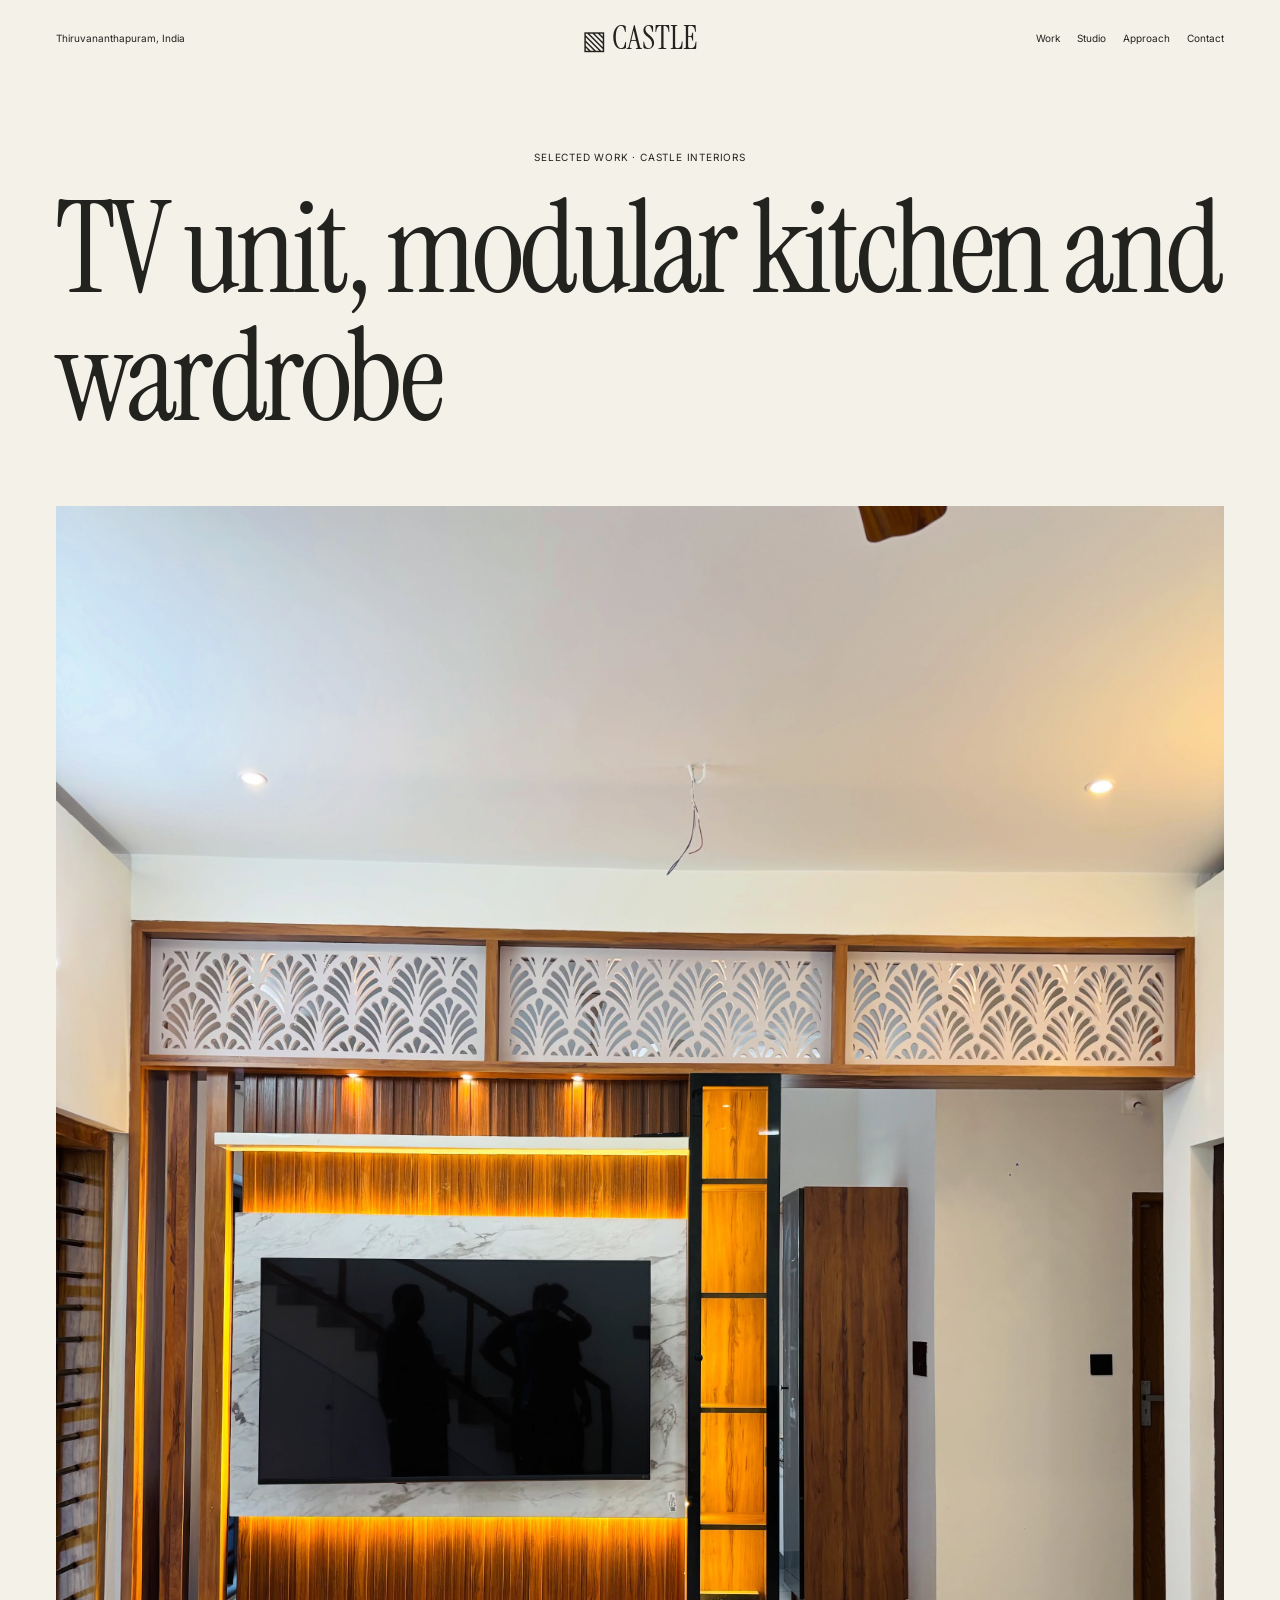
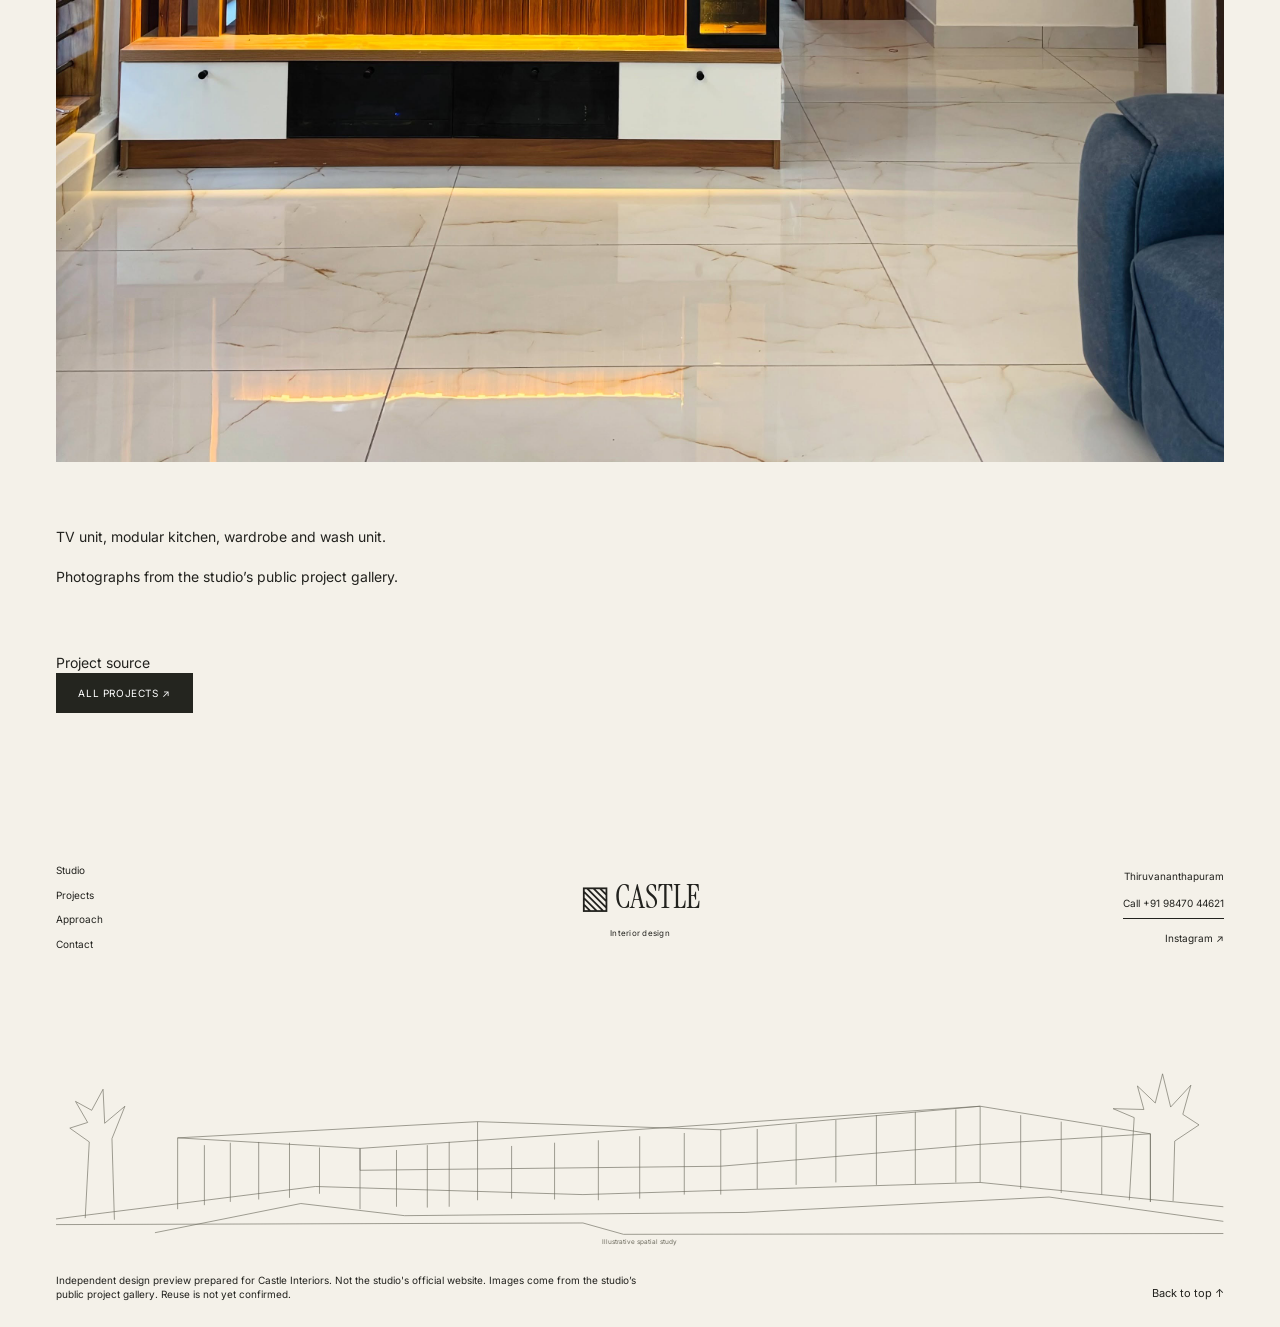
<file: project-tv-unit-modular-kitchen-and-wardrobe.html>
<!doctype html>
<html lang="en"><head><meta charset="utf-8"><meta name="viewport" content="width=device-width, initial-scale=1"><title>TV unit, modular kitchen and wardrobe | Castle Interiors</title><meta name="description" content="Castle Interiors works on residential interiors, commercial interiors and renovation works in Trivandrum."><link rel="stylesheet" href="base.css"><link rel="stylesheet" href="brand.css"><link rel="stylesheet" href="hero.css"><link rel="license" href="assets/fonts/instrument-serif/OFL.txt"><link rel="license" href="assets/fonts/inter/OFL.txt"><script src="runtime.js" defer></script><script src="hero.js" defer></script></head><body><a class="dk-skip-link" href="#main">Skip to content</a><header class="dk-header"><div class="header-location">Thiruvananthapuram, India</div><a class="dk-wordmark" href="index.html"><span class="wordmark-mark" aria-hidden="true">▧</span> CASTLE</a><button class="dk-menu" hidden aria-controls="dk-nav" aria-expanded="false"><span class="dk-menu-label">Menu</span></button><nav class="dk-nav" id="dk-nav" aria-label="Primary"><a href="work.html">Work</a><a href="studio.html">Studio</a><a href="process.html">Approach</a><a href="contact.html">Contact</a></nav></header>
<main id="main"><article class="inner-page"><span class="eyebrow">SELECTED WORK · CASTLE INTERIORS</span><h1>TV unit, modular kitchen and wardrobe</h1><figure class="dk-image"><img src="assets/img/project-tv-unit-modular-kitchen-and-wardrobe-cover.jpg" alt="TV unit, modular kitchen and wardrobe" loading="lazy" decoding="async"></figure><section class="dk-section dk-text"><p>TV unit, modular kitchen, wardrobe and wash unit.</p><p>Photographs from the studio’s public project gallery.</p></section><p class="dk-source"><a href="https://www.instagram.com/p/DZ94JH8gbFd/">Project source</a></p><a class="button" href="work.html">All projects ↗</a></article>
</main><footer class="dk-footer"><div class="footer-top"><div class="footer-links"><a href="studio.html">Studio</a><a href="work.html">Projects</a><a href="process.html">Approach</a><a href="contact.html">Contact</a></div><a class="footer-brand-small" href="index.html">▧ CASTLE<span>Interior design</span></a><div class="footer-contact-small"><p>Thiruvananthapuram</p><div class="dk-contact-links"><a href="tel:+919847044621">Call +91 98470 44621</a></div><a href="https://www.instagram.com/castle_interiordesigns/" target="_blank" rel="noopener">Instagram ↗</a></div></div><svg class="footer-sketch" viewBox="0 0 1440 310" role="img" aria-label="Illustrative architectural line study, not an Castle project drawing"><g fill="none" stroke="currentColor" stroke-width=".8"><path d="M0 275L320 235 650 245 1140 230 1440 260M150 263V175L520 155 820 165 1140 136 1350 170V254M150 175L375 188V263M375 188L1140 136M520 155V252M820 165V245M1140 136V230M1350 170L1140 183 820 210 375 215M1350 170V254M375 188V215"/><path d="M183 184V258M215 181V254M250 180V251M288 181V249M325 187V244M420 190V260M458 184V261M485 180V260M562 185V250M615 181V251M669 178V252M720 173V250M775 169V245M865 164V238M913 158V233M962 153V230M1012 147V233M1060 143V232M1110 140V230M1190 147V238M1240 155V243M1290 162V245"/><path d="M122 292L302 256 430 271 850 267 1225 248 1440 278M0 282L650 280 700 294 1440 293M1324 252L1330 150 1304 139 1342 140 1334 111 1356 132 1365 96 1375 137 1400 110 1390 146 1410 159 1380 179 1378 253M36 274L41 180 17 163 39 156 24 130 44 141 58 115 60 157 85 136 69 176 72 276"/></g><text x="720" y="306" text-anchor="middle" fill="currentColor" font-size="8">Illustrative spatial study</text></svg><p class="demo-notice">Independent design preview prepared for Castle Interiors. Not the studio&#x27;s official website. Images come from the studio’s public project gallery. Reuse is not yet confirmed.</p><a href="#main" class="back-top">Back to top ↑</a></footer>
</body></html>
</file>
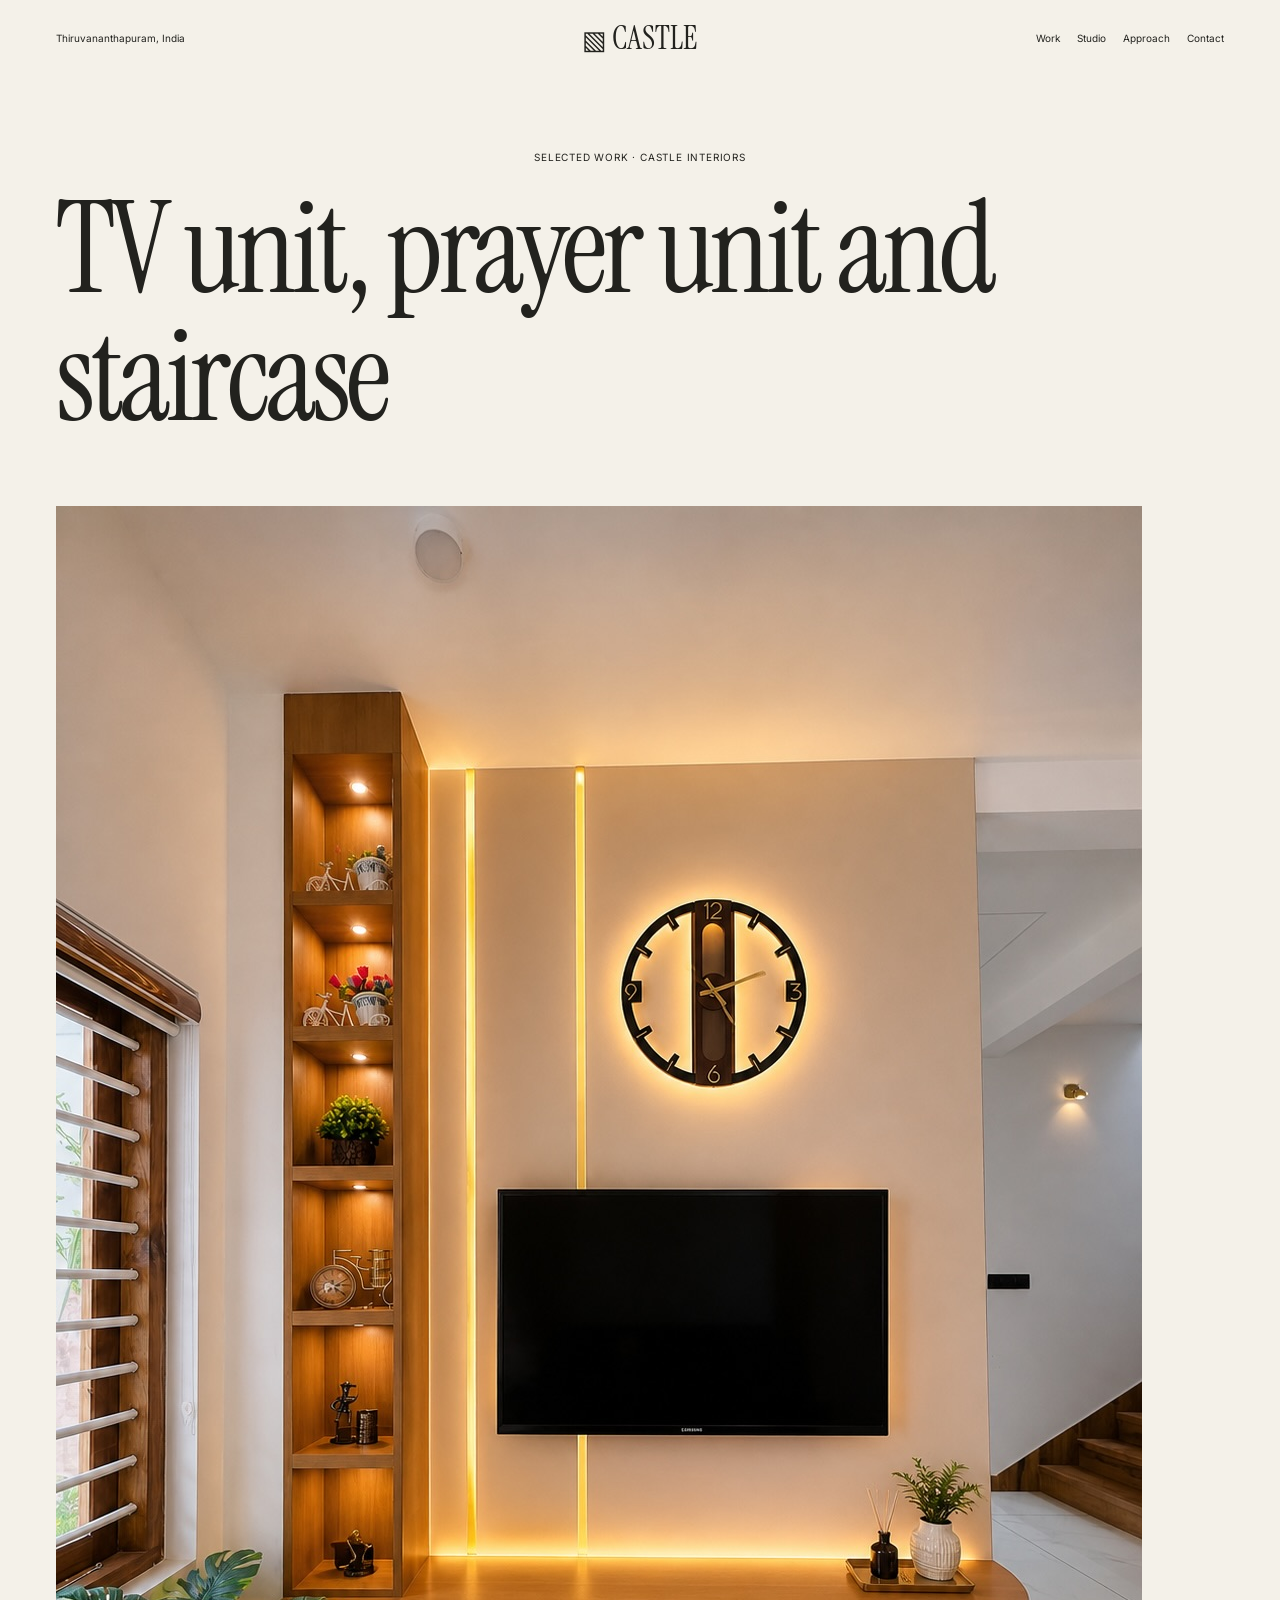
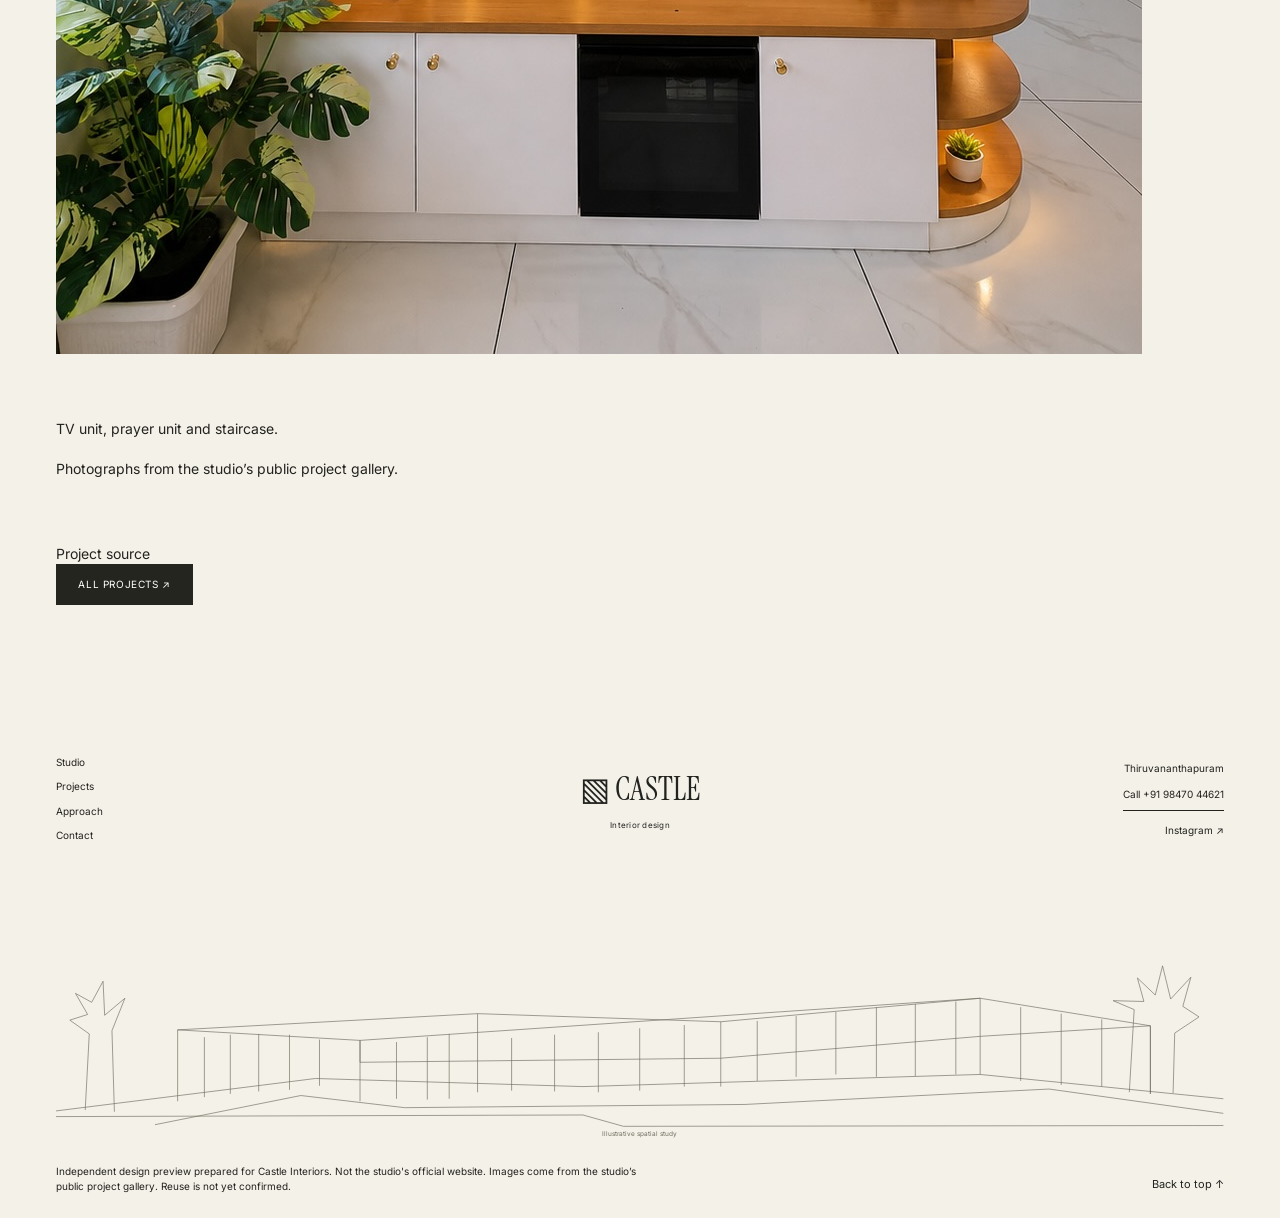
<file: project-tv-unit-prayer-unit-and-staircase.html>
<!doctype html>
<html lang="en"><head><meta charset="utf-8"><meta name="viewport" content="width=device-width, initial-scale=1"><title>TV unit, prayer unit and staircase | Castle Interiors</title><meta name="description" content="Castle Interiors works on residential interiors, commercial interiors and renovation works in Trivandrum."><link rel="stylesheet" href="base.css"><link rel="stylesheet" href="brand.css"><link rel="stylesheet" href="hero.css"><link rel="license" href="assets/fonts/instrument-serif/OFL.txt"><link rel="license" href="assets/fonts/inter/OFL.txt"><script src="runtime.js" defer></script><script src="hero.js" defer></script></head><body><a class="dk-skip-link" href="#main">Skip to content</a><header class="dk-header"><div class="header-location">Thiruvananthapuram, India</div><a class="dk-wordmark" href="index.html"><span class="wordmark-mark" aria-hidden="true">▧</span> CASTLE</a><button class="dk-menu" hidden aria-controls="dk-nav" aria-expanded="false"><span class="dk-menu-label">Menu</span></button><nav class="dk-nav" id="dk-nav" aria-label="Primary"><a href="work.html">Work</a><a href="studio.html">Studio</a><a href="process.html">Approach</a><a href="contact.html">Contact</a></nav></header>
<main id="main"><article class="inner-page"><span class="eyebrow">SELECTED WORK · CASTLE INTERIORS</span><h1>TV unit, prayer unit and staircase</h1><figure class="dk-image"><img src="assets/img/project-tv-unit-prayer-unit-and-staircase-cover.jpg" alt="TV unit, prayer unit and staircase" loading="lazy" decoding="async"></figure><section class="dk-section dk-text"><p>TV unit, prayer unit and staircase.</p><p>Photographs from the studio’s public project gallery.</p></section><p class="dk-source"><a href="https://www.instagram.com/p/DX0tIAGkTHr/">Project source</a></p><a class="button" href="work.html">All projects ↗</a></article>
</main><footer class="dk-footer"><div class="footer-top"><div class="footer-links"><a href="studio.html">Studio</a><a href="work.html">Projects</a><a href="process.html">Approach</a><a href="contact.html">Contact</a></div><a class="footer-brand-small" href="index.html">▧ CASTLE<span>Interior design</span></a><div class="footer-contact-small"><p>Thiruvananthapuram</p><div class="dk-contact-links"><a href="tel:+919847044621">Call +91 98470 44621</a></div><a href="https://www.instagram.com/castle_interiordesigns/" target="_blank" rel="noopener">Instagram ↗</a></div></div><svg class="footer-sketch" viewBox="0 0 1440 310" role="img" aria-label="Illustrative architectural line study, not an Castle project drawing"><g fill="none" stroke="currentColor" stroke-width=".8"><path d="M0 275L320 235 650 245 1140 230 1440 260M150 263V175L520 155 820 165 1140 136 1350 170V254M150 175L375 188V263M375 188L1140 136M520 155V252M820 165V245M1140 136V230M1350 170L1140 183 820 210 375 215M1350 170V254M375 188V215"/><path d="M183 184V258M215 181V254M250 180V251M288 181V249M325 187V244M420 190V260M458 184V261M485 180V260M562 185V250M615 181V251M669 178V252M720 173V250M775 169V245M865 164V238M913 158V233M962 153V230M1012 147V233M1060 143V232M1110 140V230M1190 147V238M1240 155V243M1290 162V245"/><path d="M122 292L302 256 430 271 850 267 1225 248 1440 278M0 282L650 280 700 294 1440 293M1324 252L1330 150 1304 139 1342 140 1334 111 1356 132 1365 96 1375 137 1400 110 1390 146 1410 159 1380 179 1378 253M36 274L41 180 17 163 39 156 24 130 44 141 58 115 60 157 85 136 69 176 72 276"/></g><text x="720" y="306" text-anchor="middle" fill="currentColor" font-size="8">Illustrative spatial study</text></svg><p class="demo-notice">Independent design preview prepared for Castle Interiors. Not the studio&#x27;s official website. Images come from the studio’s public project gallery. Reuse is not yet confirmed.</p><a href="#main" class="back-top">Back to top ↑</a></footer>
</body></html>
</file>
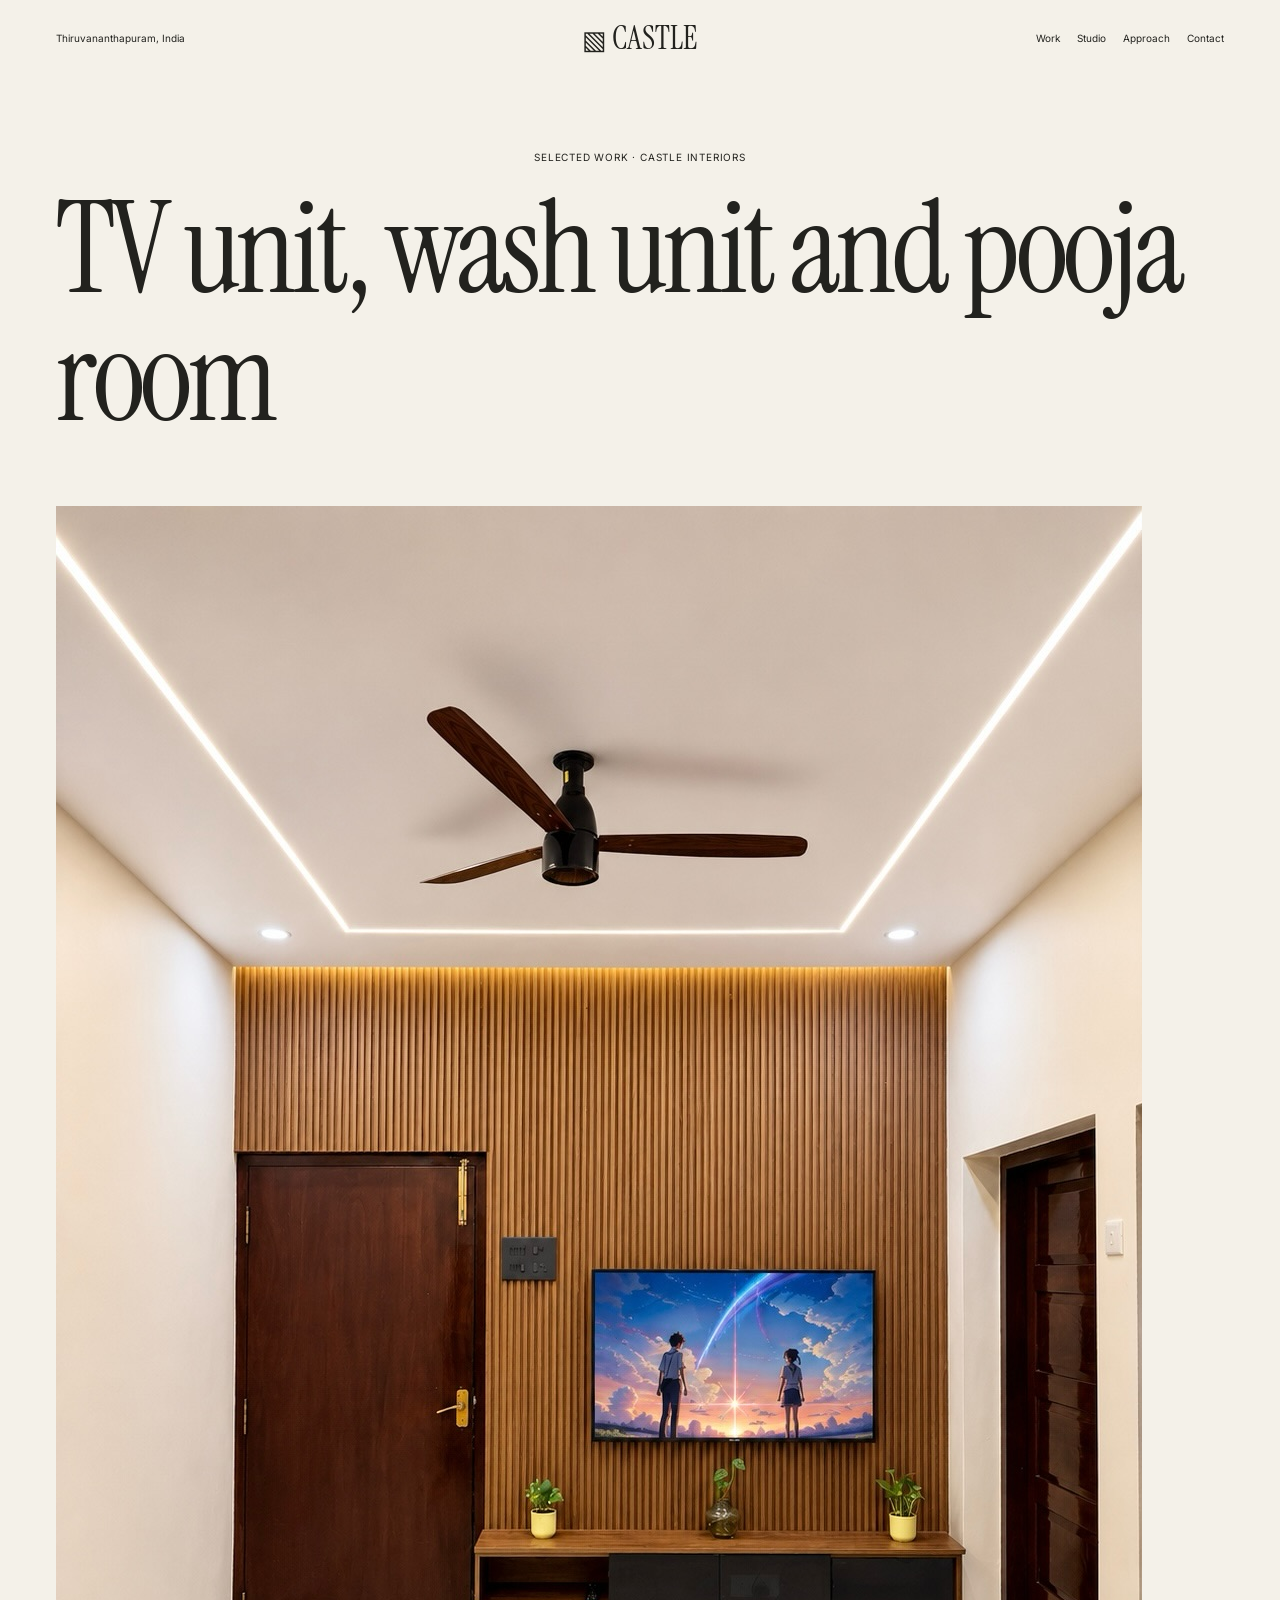
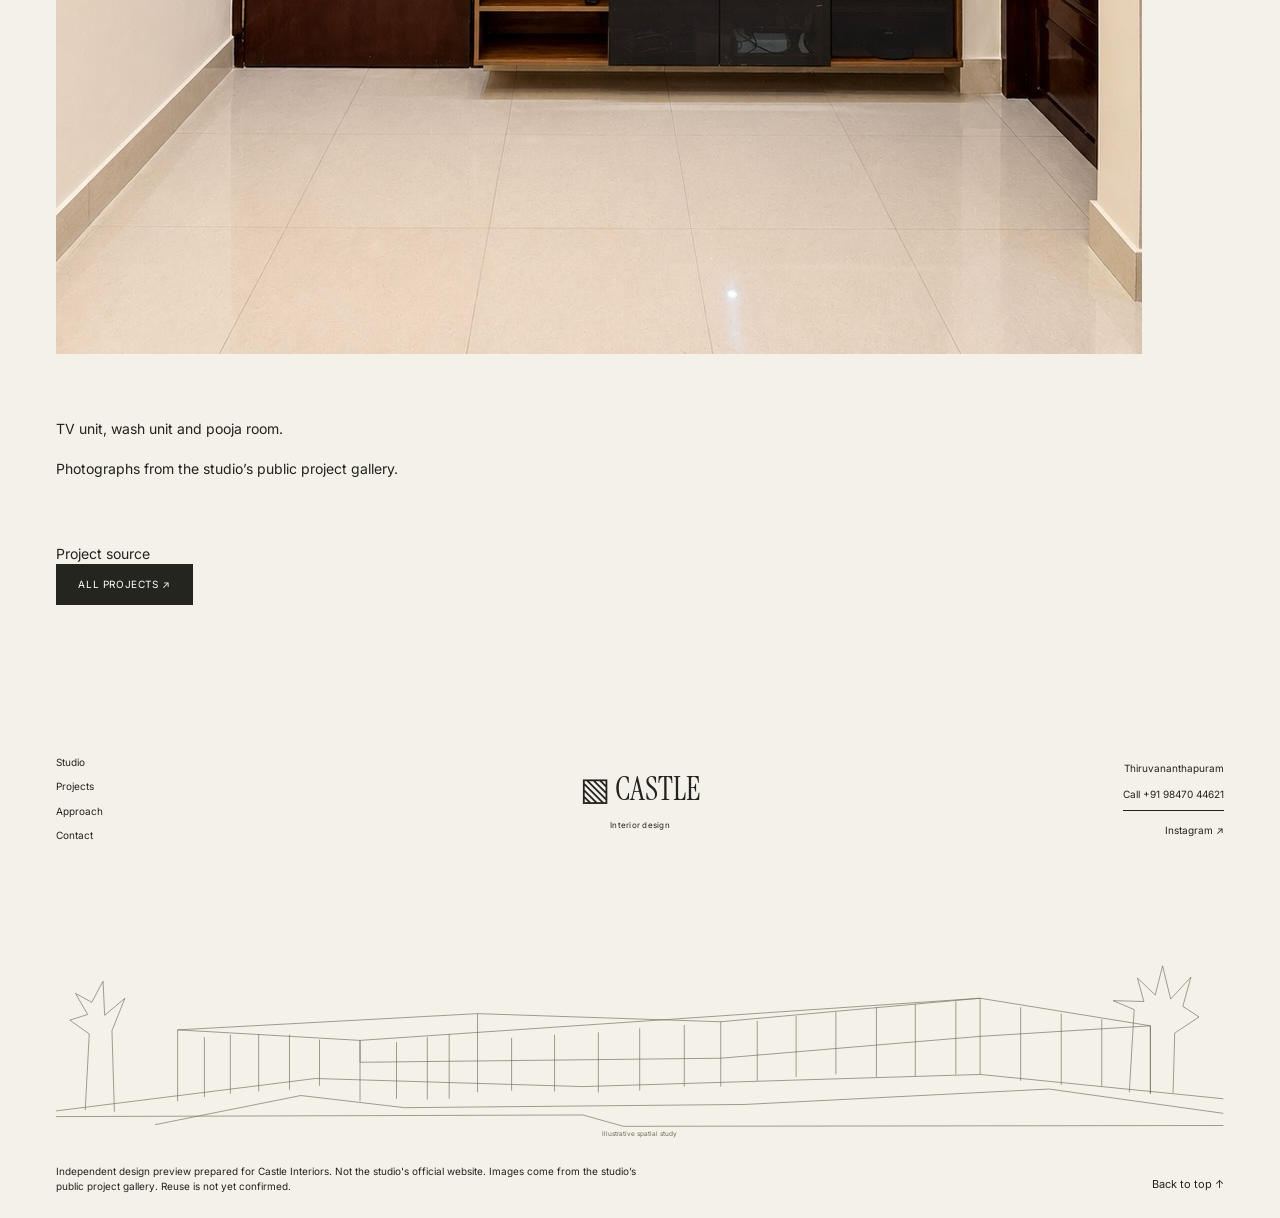
<file: project-tv-unit-wash-unit-and-pooja-room.html>
<!doctype html>
<html lang="en"><head><meta charset="utf-8"><meta name="viewport" content="width=device-width, initial-scale=1"><title>TV unit, wash unit and pooja room | Castle Interiors</title><meta name="description" content="Castle Interiors works on residential interiors, commercial interiors and renovation works in Trivandrum."><link rel="stylesheet" href="base.css"><link rel="stylesheet" href="brand.css"><link rel="stylesheet" href="hero.css"><link rel="license" href="assets/fonts/instrument-serif/OFL.txt"><link rel="license" href="assets/fonts/inter/OFL.txt"><script src="runtime.js" defer></script><script src="hero.js" defer></script></head><body><a class="dk-skip-link" href="#main">Skip to content</a><header class="dk-header"><div class="header-location">Thiruvananthapuram, India</div><a class="dk-wordmark" href="index.html"><span class="wordmark-mark" aria-hidden="true">▧</span> CASTLE</a><button class="dk-menu" hidden aria-controls="dk-nav" aria-expanded="false"><span class="dk-menu-label">Menu</span></button><nav class="dk-nav" id="dk-nav" aria-label="Primary"><a href="work.html">Work</a><a href="studio.html">Studio</a><a href="process.html">Approach</a><a href="contact.html">Contact</a></nav></header>
<main id="main"><article class="inner-page"><span class="eyebrow">SELECTED WORK · CASTLE INTERIORS</span><h1>TV unit, wash unit and pooja room</h1><figure class="dk-image"><img src="assets/img/project-tv-unit-wash-unit-and-pooja-room-cover.jpg" alt="TV unit, wash unit and pooja room" loading="lazy" decoding="async"></figure><section class="dk-section dk-text"><p>TV unit, wash unit and pooja room.</p><p>Photographs from the studio’s public project gallery.</p></section><p class="dk-source"><a href="https://www.instagram.com/p/DcsWXf_D-M2/">Project source</a></p><a class="button" href="work.html">All projects ↗</a></article>
</main><footer class="dk-footer"><div class="footer-top"><div class="footer-links"><a href="studio.html">Studio</a><a href="work.html">Projects</a><a href="process.html">Approach</a><a href="contact.html">Contact</a></div><a class="footer-brand-small" href="index.html">▧ CASTLE<span>Interior design</span></a><div class="footer-contact-small"><p>Thiruvananthapuram</p><div class="dk-contact-links"><a href="tel:+919847044621">Call +91 98470 44621</a></div><a href="https://www.instagram.com/castle_interiordesigns/" target="_blank" rel="noopener">Instagram ↗</a></div></div><svg class="footer-sketch" viewBox="0 0 1440 310" role="img" aria-label="Illustrative architectural line study, not an Castle project drawing"><g fill="none" stroke="currentColor" stroke-width=".8"><path d="M0 275L320 235 650 245 1140 230 1440 260M150 263V175L520 155 820 165 1140 136 1350 170V254M150 175L375 188V263M375 188L1140 136M520 155V252M820 165V245M1140 136V230M1350 170L1140 183 820 210 375 215M1350 170V254M375 188V215"/><path d="M183 184V258M215 181V254M250 180V251M288 181V249M325 187V244M420 190V260M458 184V261M485 180V260M562 185V250M615 181V251M669 178V252M720 173V250M775 169V245M865 164V238M913 158V233M962 153V230M1012 147V233M1060 143V232M1110 140V230M1190 147V238M1240 155V243M1290 162V245"/><path d="M122 292L302 256 430 271 850 267 1225 248 1440 278M0 282L650 280 700 294 1440 293M1324 252L1330 150 1304 139 1342 140 1334 111 1356 132 1365 96 1375 137 1400 110 1390 146 1410 159 1380 179 1378 253M36 274L41 180 17 163 39 156 24 130 44 141 58 115 60 157 85 136 69 176 72 276"/></g><text x="720" y="306" text-anchor="middle" fill="currentColor" font-size="8">Illustrative spatial study</text></svg><p class="demo-notice">Independent design preview prepared for Castle Interiors. Not the studio&#x27;s official website. Images come from the studio’s public project gallery. Reuse is not yet confirmed.</p><a href="#main" class="back-top">Back to top ↑</a></footer>
</body></html>
</file>
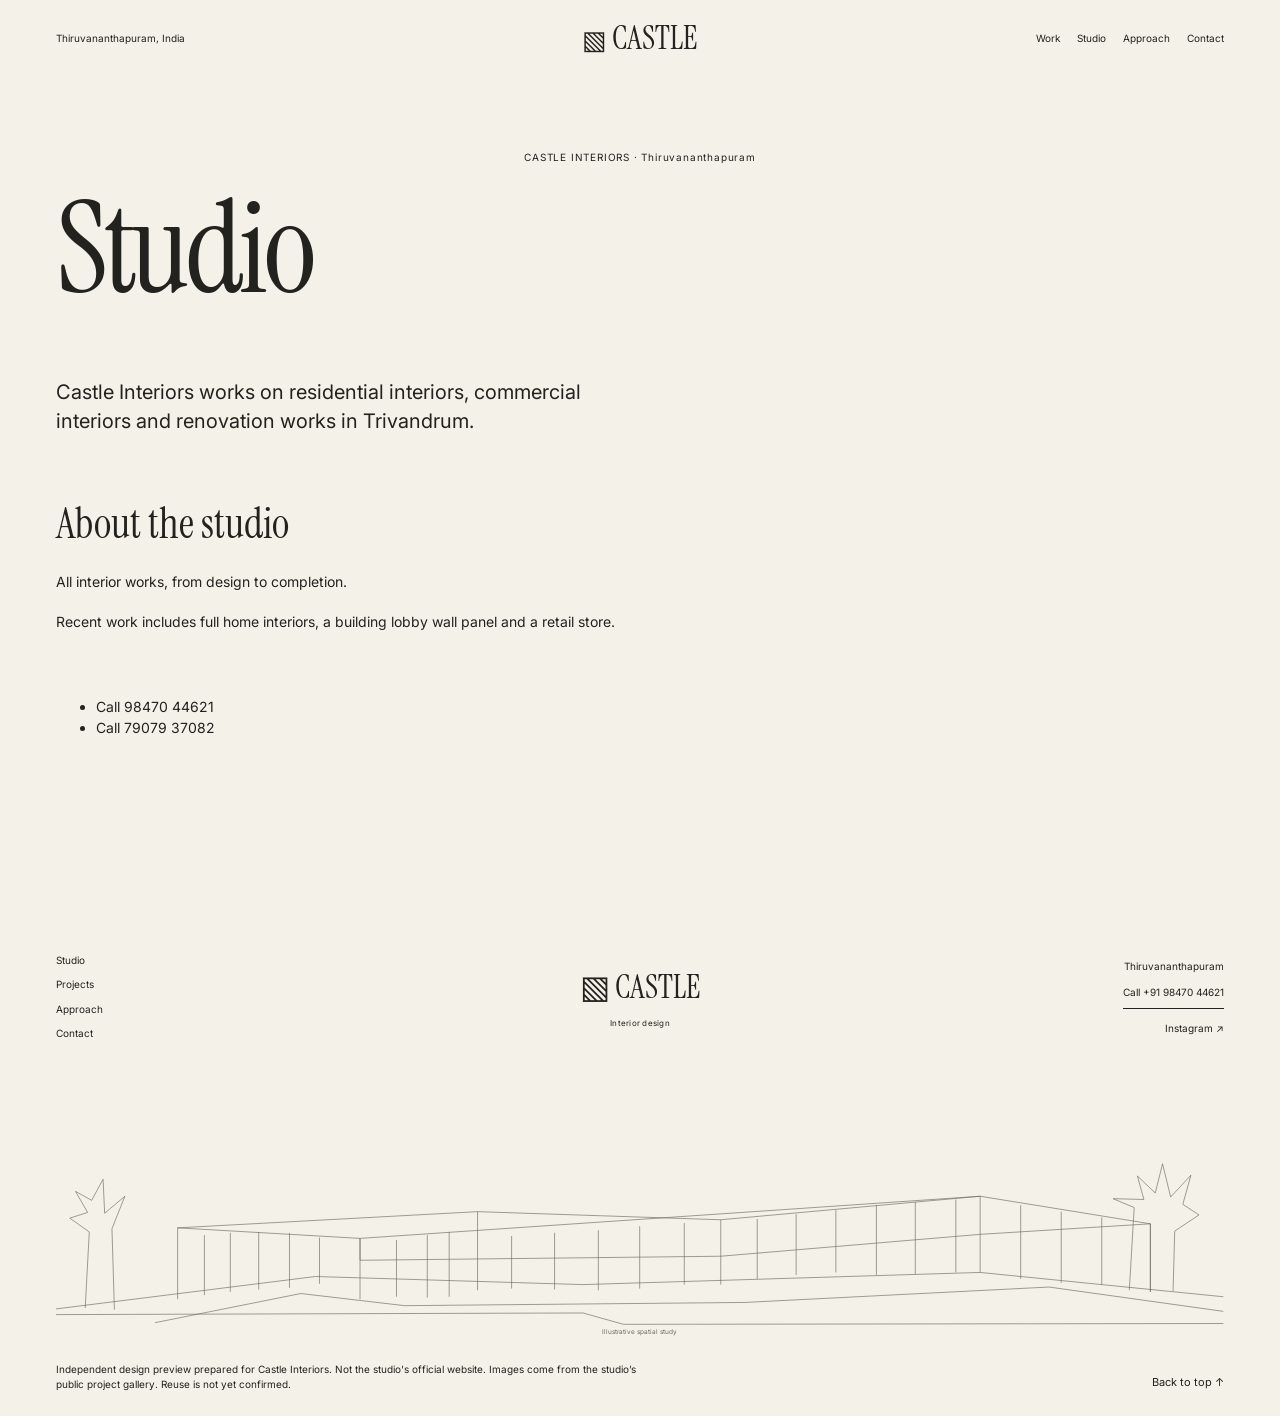
<file: studio.html>
<!doctype html>
<html lang="en"><head><meta charset="utf-8"><meta name="viewport" content="width=device-width, initial-scale=1"><title>Studio | Castle Interiors</title><meta name="description" content="Castle Interiors works on residential interiors, commercial interiors and renovation works in Trivandrum."><link rel="stylesheet" href="base.css"><link rel="stylesheet" href="brand.css"><link rel="stylesheet" href="hero.css"><link rel="license" href="assets/fonts/instrument-serif/OFL.txt"><link rel="license" href="assets/fonts/inter/OFL.txt"><script src="runtime.js" defer></script><script src="hero.js" defer></script></head><body><a class="dk-skip-link" href="#main">Skip to content</a><header class="dk-header"><div class="header-location">Thiruvananthapuram, India</div><a class="dk-wordmark" href="index.html"><span class="wordmark-mark" aria-hidden="true">▧</span> CASTLE</a><button class="dk-menu" hidden aria-controls="dk-nav" aria-expanded="false"><span class="dk-menu-label">Menu</span></button><nav class="dk-nav" id="dk-nav" aria-label="Primary"><a href="work.html">Work</a><a href="studio.html">Studio</a><a href="process.html">Approach</a><a href="contact.html">Contact</a></nav></header>
<main id="main"><section class="inner-page"><span class="eyebrow">CASTLE INTERIORS · Thiruvananthapuram</span><h1>Studio</h1><p class="dk-lead">Castle Interiors works on residential interiors, commercial interiors and renovation works in Trivandrum.</p><section class="dk-section dk-text"><h2>About the studio</h2><p>All interior works, from design to completion.</p><p>Recent work includes full home interiors, a building lobby wall panel and a retail store.</p></section>
<section class="dk-section dk-links"><ul><li><a href="tel:+919847044621">Call 98470 44621</a></li><li><a href="tel:+917907937082">Call 79079 37082</a></li></ul></section></section>
</main><footer class="dk-footer"><div class="footer-top"><div class="footer-links"><a href="studio.html">Studio</a><a href="work.html">Projects</a><a href="process.html">Approach</a><a href="contact.html">Contact</a></div><a class="footer-brand-small" href="index.html">▧ CASTLE<span>Interior design</span></a><div class="footer-contact-small"><p>Thiruvananthapuram</p><div class="dk-contact-links"><a href="tel:+919847044621">Call +91 98470 44621</a></div><a href="https://www.instagram.com/castle_interiordesigns/" target="_blank" rel="noopener">Instagram ↗</a></div></div><svg class="footer-sketch" viewBox="0 0 1440 310" role="img" aria-label="Illustrative architectural line study, not an Castle project drawing"><g fill="none" stroke="currentColor" stroke-width=".8"><path d="M0 275L320 235 650 245 1140 230 1440 260M150 263V175L520 155 820 165 1140 136 1350 170V254M150 175L375 188V263M375 188L1140 136M520 155V252M820 165V245M1140 136V230M1350 170L1140 183 820 210 375 215M1350 170V254M375 188V215"/><path d="M183 184V258M215 181V254M250 180V251M288 181V249M325 187V244M420 190V260M458 184V261M485 180V260M562 185V250M615 181V251M669 178V252M720 173V250M775 169V245M865 164V238M913 158V233M962 153V230M1012 147V233M1060 143V232M1110 140V230M1190 147V238M1240 155V243M1290 162V245"/><path d="M122 292L302 256 430 271 850 267 1225 248 1440 278M0 282L650 280 700 294 1440 293M1324 252L1330 150 1304 139 1342 140 1334 111 1356 132 1365 96 1375 137 1400 110 1390 146 1410 159 1380 179 1378 253M36 274L41 180 17 163 39 156 24 130 44 141 58 115 60 157 85 136 69 176 72 276"/></g><text x="720" y="306" text-anchor="middle" fill="currentColor" font-size="8">Illustrative spatial study</text></svg><p class="demo-notice">Independent design preview prepared for Castle Interiors. Not the studio&#x27;s official website. Images come from the studio’s public project gallery. Reuse is not yet confirmed.</p><a href="#main" class="back-top">Back to top ↑</a></footer>
</body></html>
</file>
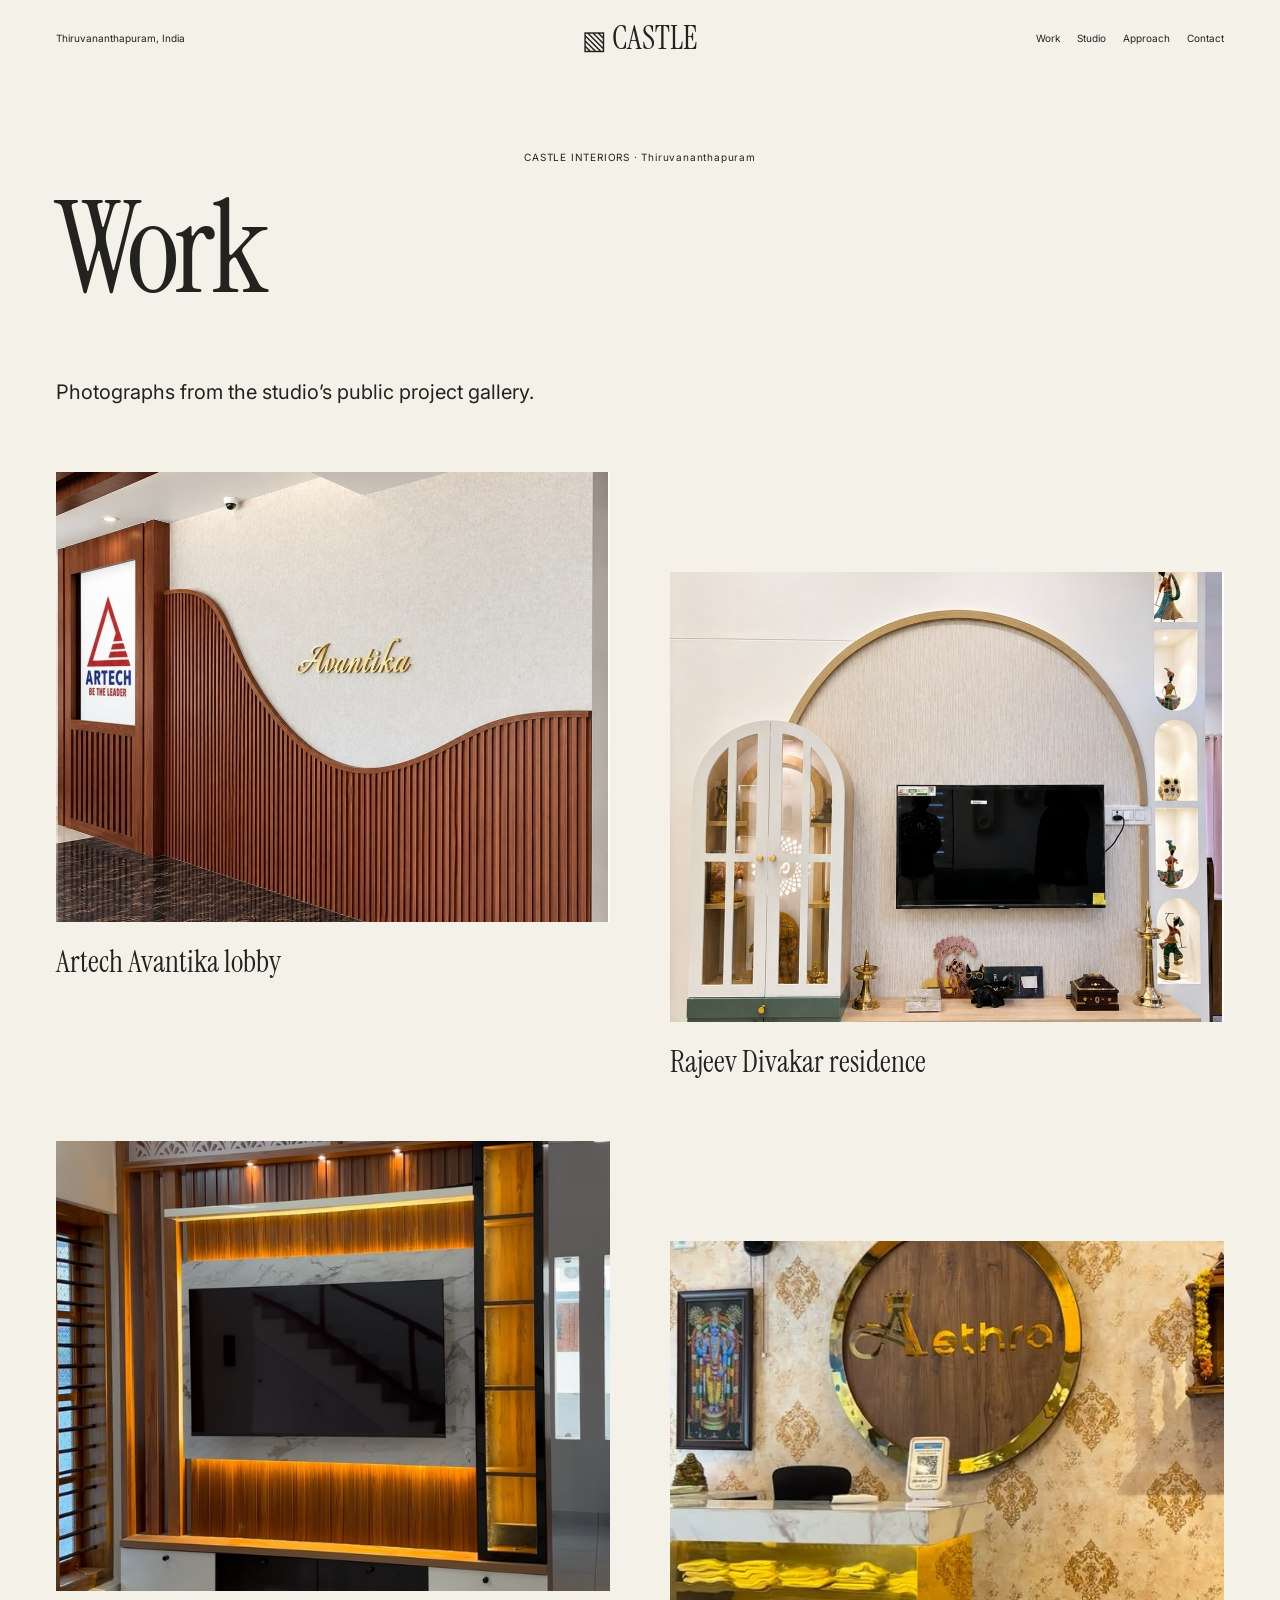
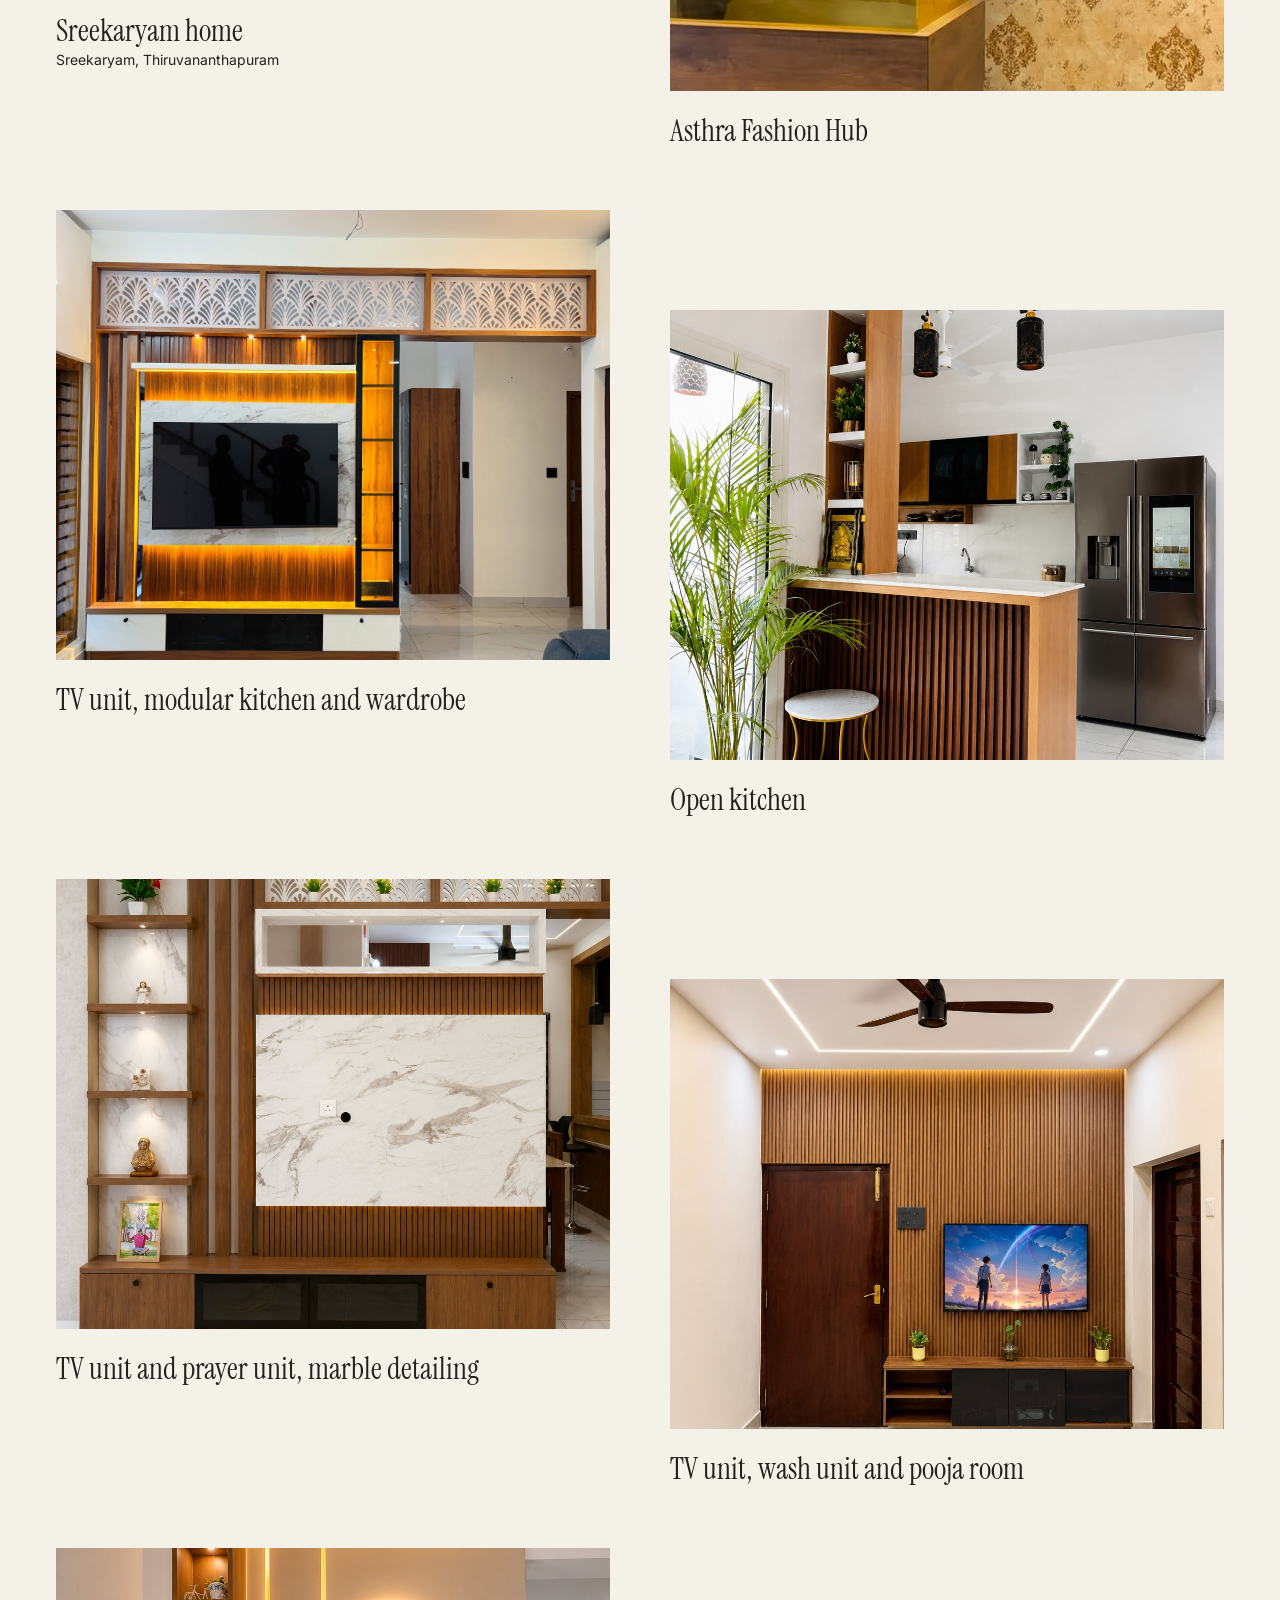
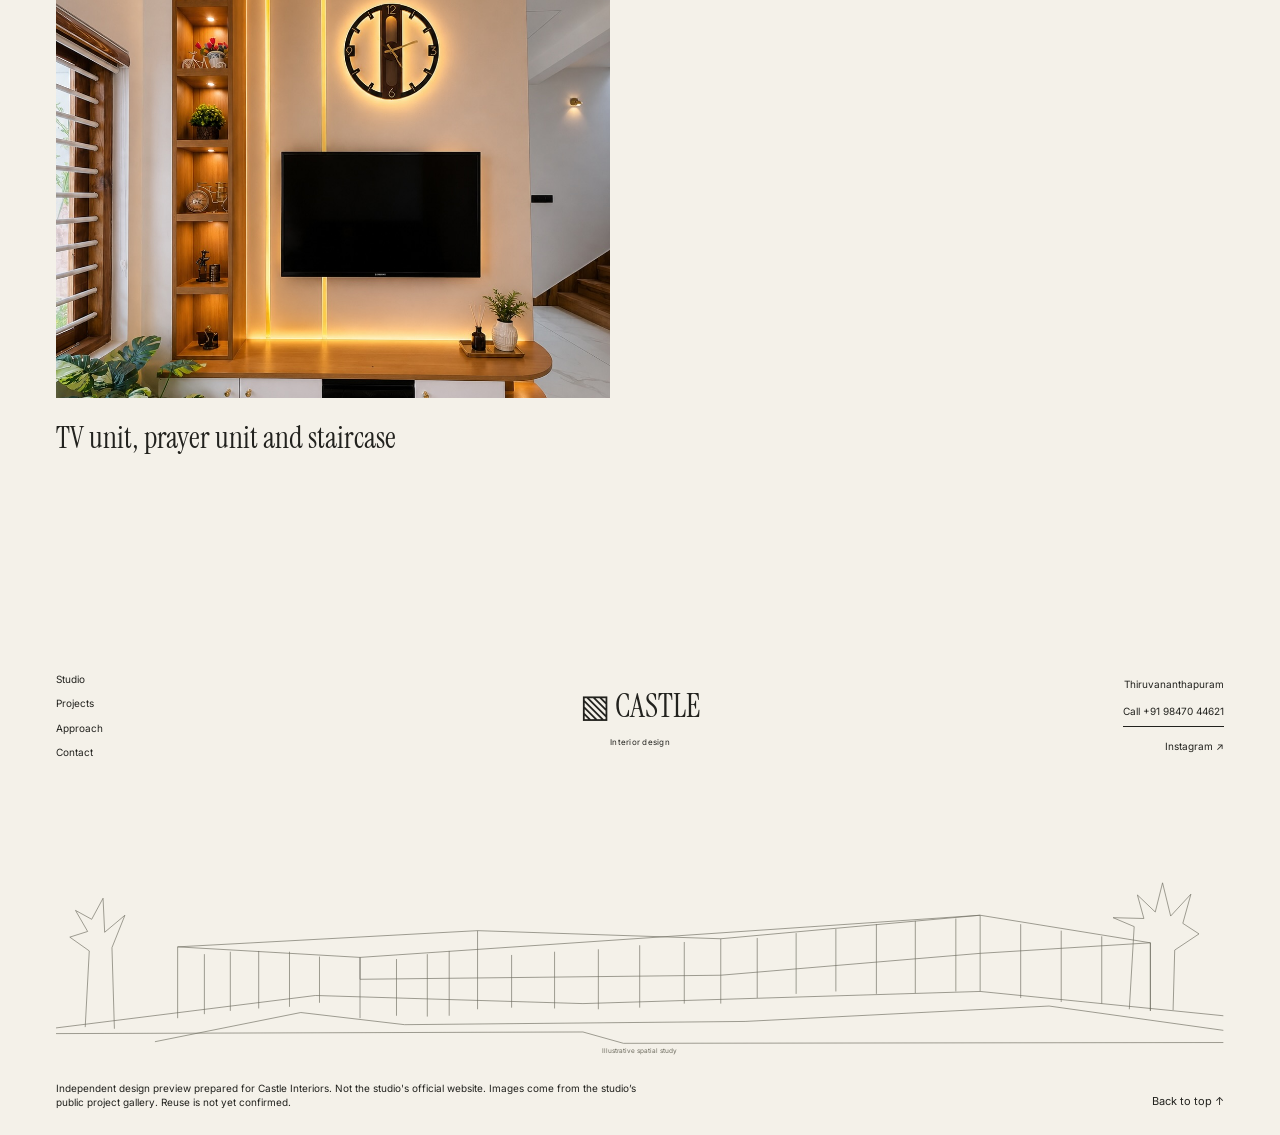
<file: work.html>
<!doctype html>
<html lang="en"><head><meta charset="utf-8"><meta name="viewport" content="width=device-width, initial-scale=1"><title>Work | Castle Interiors</title><meta name="description" content="Castle Interiors works on residential interiors, commercial interiors and renovation works in Trivandrum."><link rel="stylesheet" href="base.css"><link rel="stylesheet" href="brand.css"><link rel="stylesheet" href="hero.css"><link rel="license" href="assets/fonts/instrument-serif/OFL.txt"><link rel="license" href="assets/fonts/inter/OFL.txt"><script src="runtime.js" defer></script><script src="hero.js" defer></script></head><body><a class="dk-skip-link" href="#main">Skip to content</a><header class="dk-header"><div class="header-location">Thiruvananthapuram, India</div><a class="dk-wordmark" href="index.html"><span class="wordmark-mark" aria-hidden="true">▧</span> CASTLE</a><button class="dk-menu" hidden aria-controls="dk-nav" aria-expanded="false"><span class="dk-menu-label">Menu</span></button><nav class="dk-nav" id="dk-nav" aria-label="Primary"><a href="work.html">Work</a><a href="studio.html">Studio</a><a href="process.html">Approach</a><a href="contact.html">Contact</a></nav></header>
<main id="main"><section class="inner-page"><span class="eyebrow">CASTLE INTERIORS · Thiruvananthapuram</span><h1>Work</h1><p class="dk-lead">Photographs from the studio’s public project gallery.</p><section class="dk-section dk-projects"><div class="dk-projects"><article><a href="project-artech-avantika-lobby.html"><figure class="dk-image"><img src="assets/img/project-artech-avantika-lobby-cover.jpg" alt="Artech Avantika lobby" loading="lazy" decoding="async"></figure><h3>Artech Avantika lobby</h3></a></article><article><a href="project-rajeev-divakar-residence.html"><figure class="dk-image"><img src="assets/img/project-rajeev-divakar-residence-cover.jpg" alt="Rajeev Divakar residence" loading="lazy" decoding="async"></figure><h3>Rajeev Divakar residence</h3></a></article><article><a href="project-sreekaryam-home.html"><figure class="dk-image"><img src="assets/img/project-sreekaryam-home-cover.jpg" alt="Sreekaryam home" loading="lazy" decoding="async"></figure><h3>Sreekaryam home</h3></a><p>Sreekaryam, Thiruvananthapuram</p></article><article><a href="project-asthra-fashion-hub.html"><figure class="dk-image"><img src="assets/img/project-asthra-fashion-hub-cover.jpg" alt="Asthra Fashion Hub" loading="lazy" decoding="async"></figure><h3>Asthra Fashion Hub</h3></a></article><article><a href="project-tv-unit-modular-kitchen-and-wardrobe.html"><figure class="dk-image"><img src="assets/img/project-tv-unit-modular-kitchen-and-wardrobe-cover.jpg" alt="TV unit, modular kitchen and wardrobe" loading="lazy" decoding="async"></figure><h3>TV unit, modular kitchen and wardrobe</h3></a></article><article><a href="project-open-kitchen.html"><figure class="dk-image"><img src="assets/img/project-open-kitchen-cover.jpg" alt="Open kitchen" loading="lazy" decoding="async"></figure><h3>Open kitchen</h3></a></article><article><a href="project-tv-unit-and-prayer-unit-marble-detailing.html"><figure class="dk-image"><img src="assets/img/project-tv-unit-and-prayer-unit-marble-detailing-cover.jpg" alt="TV unit and prayer unit, marble detailing" loading="lazy" decoding="async"></figure><h3>TV unit and prayer unit, marble detailing</h3></a></article><article><a href="project-tv-unit-wash-unit-and-pooja-room.html"><figure class="dk-image"><img src="assets/img/project-tv-unit-wash-unit-and-pooja-room-cover.jpg" alt="TV unit, wash unit and pooja room" loading="lazy" decoding="async"></figure><h3>TV unit, wash unit and pooja room</h3></a></article><article><a href="project-tv-unit-prayer-unit-and-staircase.html"><figure class="dk-image"><img src="assets/img/project-tv-unit-prayer-unit-and-staircase-cover.jpg" alt="TV unit, prayer unit and staircase" loading="lazy" decoding="async"></figure><h3>TV unit, prayer unit and staircase</h3></a></article></div></section></section>
</main><footer class="dk-footer"><div class="footer-top"><div class="footer-links"><a href="studio.html">Studio</a><a href="work.html">Projects</a><a href="process.html">Approach</a><a href="contact.html">Contact</a></div><a class="footer-brand-small" href="index.html">▧ CASTLE<span>Interior design</span></a><div class="footer-contact-small"><p>Thiruvananthapuram</p><div class="dk-contact-links"><a href="tel:+919847044621">Call +91 98470 44621</a></div><a href="https://www.instagram.com/castle_interiordesigns/" target="_blank" rel="noopener">Instagram ↗</a></div></div><svg class="footer-sketch" viewBox="0 0 1440 310" role="img" aria-label="Illustrative architectural line study, not an Castle project drawing"><g fill="none" stroke="currentColor" stroke-width=".8"><path d="M0 275L320 235 650 245 1140 230 1440 260M150 263V175L520 155 820 165 1140 136 1350 170V254M150 175L375 188V263M375 188L1140 136M520 155V252M820 165V245M1140 136V230M1350 170L1140 183 820 210 375 215M1350 170V254M375 188V215"/><path d="M183 184V258M215 181V254M250 180V251M288 181V249M325 187V244M420 190V260M458 184V261M485 180V260M562 185V250M615 181V251M669 178V252M720 173V250M775 169V245M865 164V238M913 158V233M962 153V230M1012 147V233M1060 143V232M1110 140V230M1190 147V238M1240 155V243M1290 162V245"/><path d="M122 292L302 256 430 271 850 267 1225 248 1440 278M0 282L650 280 700 294 1440 293M1324 252L1330 150 1304 139 1342 140 1334 111 1356 132 1365 96 1375 137 1400 110 1390 146 1410 159 1380 179 1378 253M36 274L41 180 17 163 39 156 24 130 44 141 58 115 60 157 85 136 69 176 72 276"/></g><text x="720" y="306" text-anchor="middle" fill="currentColor" font-size="8">Illustrative spatial study</text></svg><p class="demo-notice">Independent design preview prepared for Castle Interiors. Not the studio&#x27;s official website. Images come from the studio’s public project gallery. Reuse is not yet confirmed.</p><a href="#main" class="back-top">Back to top ↑</a></footer>
</body></html>
</file>
<file: base.css>
/* Neutral mechanics only. Studio identity belongs in brand.css and hero.css. */

*,
*::before,
*::after {
  box-sizing: border-box;
}

html {
  min-width: 320px;
  scroll-behavior: smooth;
}

body {
  margin: 0;
  min-width: 320px;
}

img,
svg,
video {
  display: block;
  max-width: 100%;
}

button,
a,
input,
textarea,
select {
  font: inherit;
}

button,
a {
  touch-action: manipulation;
}

button {
  cursor: pointer;
}

:where(a, button, input, textarea, select, summary):focus-visible {
  outline: 2px solid currentColor;
  outline-offset: 3px;
}

.dk-skip-link {
  position: absolute;
  z-index: 100;
  top: 0;
  left: 0;
  transform: translateY(-120%);
}

.dk-skip-link:focus {
  transform: translateY(0);
}

/* The no-JS experience keeps the complete navigation visible. */
.dk-menu[hidden] {
  display: none;
}

.dk-nav ul {
  list-style: none;
  margin: 0;
  padding: 0;
}

@media (max-width: 767px) {
  html.js .dk-menu:not([hidden]) {
    display: inline-flex;
  }

  html.js .dk-nav[hidden] {
    display: none;
  }

  html.js .dk-header.is-menu-open .dk-nav {
    display: block;
  }
}

@media (min-width: 768px) {
  html.js .dk-menu {
    display: none;
  }

  html.js .dk-nav {
    display: block;
  }
}

@media (prefers-reduced-motion: reduce) {
  html {
    scroll-behavior: auto;
  }
}
</file>
<file: brand.css>
@font-face{font-family:Instrument;src:url('assets/fonts/instrument-serif/InstrumentSerif-Regular.ttf') format('truetype');font-display:swap}
.inner-page section.dk-projects{display:block}.inner-page div.dk-projects{display:grid;grid-template-columns:repeat(2,1fr);gap:60px}.inner-page figure{margin:0}
@media(max-width:767px){.inner-page div.dk-projects{grid-template-columns:1fr;gap:40px}}
@font-face{font-family:Inter;src:url('assets/fonts/inter/Inter.ttf') format('truetype');font-display:swap}
:root{--paper:#f4f1e9;--ink:#22221e;--navy:#07112c;--gutter:4.4vw}
body{background:var(--paper);color:var(--ink);font-family:Inter,sans-serif;font-size:14px;line-height:1.45}
a{color:inherit;text-decoration:none}button{color:inherit;border:0;background:transparent}h1,h2,h3,p{margin:0}h1,h2,h3{font-weight:400}
.display{font-family:Instrument,serif;line-height:.97;font-weight:400;font-size:clamp(42px,5vw,80px);letter-spacing:-.035em}
.center{text-align:center}.section{position:relative}.eyebrow,small{font-size:10px;letter-spacing:.08em}.eyebrow{display:block;text-align:center;margin-bottom:20px}.button{display:inline-flex;gap:30px;align-items:center;justify-content:center;padding:13px 22px;background:#24251f;color:#fff;text-transform:uppercase;font-size:10px;letter-spacing:.06em}.button.light{color:#222;background:var(--paper)}
.dk-header{position:absolute;top:0;left:0;width:100%;z-index:30;display:grid;grid-template-columns:1fr auto 1fr;align-items:center;padding:22px var(--gutter);color:var(--paper)}
.dk-wordmark{font-family:Instrument,serif;font-size:32px;line-height:1;white-space:nowrap}.wordmark-mark{font-family:serif;font-size:26px}.header-location{font-size:10px}.dk-nav ul{display:flex;gap:17px;justify-content:flex-end}.dk-nav{font-size:10px}.dk-menu{justify-self:end;padding:10px}.dk-skip-link{background:var(--paper);color:var(--ink);padding:12px}
.entry-loader{display:none;position:fixed;inset:0;z-index:90;pointer-events:none;background:repeating-linear-gradient(90deg,#f4f1e9 0,#f4f1e9 60px,#eeebe3 60px,#eeebe3 100px);align-items:center;justify-content:center;flex-direction:column;gap:24px}
html.entering .entry-loader{display:flex}.entry-brand{position:absolute;top:30px;font:30px Instrument,serif}.entry-strip{display:flex;align-items:center;gap:12px;width:76%;height:130px;justify-content:center}.entry-strip img{width:4%;height:68px;object-fit:cover;transform:translateY(calc(var(--offset,0)*1px))}.entry-strip img:nth-child(even){transform:translateY(20px)}.entry-loader p{font:48px Instrument,serif}.entry-loader small{font-size:10px}
.composition{height:200vh}.composition-stage{height:100vh;position:sticky;top:0;padding-top:70px;overflow:hidden}.composition-stage h2{font-size:clamp(52px,4vw,74px)}.composition-collage{position:relative;height:calc(100vh - 210px);max-width:1200px;margin:0 auto}.composition-collage img{position:absolute;width:17%;height:47%;object-fit:cover}.collage-a{left:42%;top:8%}.collage-b{left:5%;top:47%}.collage-c{right:1%;top:59%}.collage-d{left:24%;top:97%}.collage-copy{position:absolute;max-width:235px;font-size:14px}.collage-copy.a{left:65%;top:17%}.collage-copy.b{left:30%;top:64%}
.composition-collage{overflow:hidden}
.collage-copy{z-index:3;background:var(--paper);padding:8px}
.project-reel{height:350vh;background:#7d8951}.reel-stage{position:sticky;top:0;height:100vh;overflow:hidden}.reel-slide{position:absolute;inset:0;background:var(--tone);display:grid;grid-template-columns:23% 57% 20%;align-items:center;opacity:0;visibility:hidden;pointer-events:none;padding:7vw 3vw;color:var(--paper)}.reel-slide.active{opacity:1;visibility:visible;pointer-events:auto}.project-title{padding:20px}.project-title h2{font-size:clamp(40px,3.4vw,58px);max-width:260px}.project-title small{display:block;margin-bottom:20px}.project-image{width:100%;height:72vh;overflow:hidden}.project-image img{width:100%;height:100%;object-fit:cover}.project-meta{padding:28px;font-size:11px;text-align:center}.project-meta span{font-family:Instrument,serif;font-size:40px}.project-meta p{margin:24px 0}.project-actions{position:absolute;bottom:25px;left:0;width:100%;display:flex;justify-content:center;gap:4px}.reel-controls{position:absolute;right:30px;bottom:24px;display:flex;gap:12px;z-index:3}.reel-controls button{border:1px solid #fff8;color:#fff;width:40px;height:40px}
.delivery{padding:110px var(--gutter)}.delivery-intro{display:grid;grid-template-columns:1fr 1fr;margin:0 auto 80px;max-width:1180px}.delivery-intro>p{max-width:330px;font-size:17px}.delivery-intro .eyebrow{text-align:left}.delivery-intro h2{font-size:54px}.delivery-rows{max-width:1200px;margin:auto}.delivery-row{display:grid;grid-template-columns:33% 1fr;gap:22%;align-items:center;padding:15px 0 50px}.delivery-row img{width:100%;height:310px;object-fit:cover}.delivery-row h3{font-size:42px;margin:12px 0}.delivery-row p{max-width:330px}.delivery-row:nth-child(even){transform:translateX(3%)}.delivery-row:nth-child(3){transform:translateX(-3%)}
.approach-run{height:700vh;background:var(--navy);color:var(--paper)}.approach-stage{position:sticky;top:0;height:100vh;overflow:hidden}.approach-intro{position:absolute;inset:0;display:flex;align-items:center;justify-content:center;flex-direction:column}.approach-intro h2{text-align:center;font-size:64px;position:relative;z-index:2}.approach-intro .eyebrow{position:absolute;left:15%;top:65%;font-size:8px}.wire-room{width:55%;height:55%;position:absolute;inset:20% auto auto 25%;perspective:700px;opacity:.4}.wire-room i{position:absolute;width:35%;height:45%;border:1px solid #b9c4d4;transform:rotateX(55deg) rotateZ(-35deg)}.wire-room i:nth-child(2){left:30%;top:30%}.wire-room i:nth-child(3){left:45%;top:-15%}.wire-room i:nth-child(4){left:-20%;top:45%}.wire-room i:nth-child(5){left:15%;top:12%}.wire-room i:nth-child(6){left:58%;top:38%}
.approach-panels{position:absolute;inset:0;display:flex;align-items:center;transform:translateX(100%);width:150vw}.approach-card{color:var(--ink);background:var(--paper);width:50vw;height:85vh;flex-shrink:0;border-radius:2px;padding:40px 4vw;display:flex;flex-direction:column;position:relative}.approach-card.navy{background:#111d40;color:var(--paper)}.approach-card h3{font-size:48px;margin:8px 0}.approach-card p{margin-top:auto;max-width:280px;font-size:13px}.material-grid{display:grid;grid-template-columns:repeat(3,1fr);gap:16px;width:65%;margin:12vh auto}.material-grid img{height:90px;width:100%;object-fit:cover}.delivery-photo{height:45vh;width:60%;object-fit:cover;margin:30px auto}.plan-study{position:relative;margin:12vh auto;width:65%;height:28vh;transform:rotateX(52deg) rotateZ(-28deg);border:1px solid #222}.plan-study i{position:absolute;border:1px solid #222;width:35%;height:50%;left:5%;top:5%;box-shadow:4px 4px 0 #2223}.plan-study i:nth-child(2){left:50%;height:35%}.plan-study i:nth-child(3){top:60%;height:35%}.plan-study i:nth-child(4){left:50%;top:48%}
.about-run{height:260vh}.about-stage{position:sticky;top:0;min-height:100vh;padding:75px var(--gutter);text-align:center;background:var(--paper)}.about-tiles{display:grid;grid-template-columns:repeat(4,1fr);gap:30px;margin:55px 0}.about-tiles a{position:relative;display:flex;flex-direction:column;gap:18px;min-height:220px;text-align:left}.about-tiles img{width:100%;height:180px;object-fit:cover}.about-tiles span{font-size:80px;color:#747267}.about-copy{max-width:450px;margin:35px auto;font-size:17px}.together{padding:70px var(--gutter);text-align:center}.together h2{font-size:48px}.typology-row{display:flex;justify-content:space-around;gap:20px;flex-wrap:wrap;margin:50px 0 10px;font:24px Instrument,serif}
.journal{background:#eae7df;padding:90px var(--gutter)}.section-heading{display:flex;justify-content:space-between;align-items:end;margin-bottom:55px}.section-heading .eyebrow{text-align:left}.journal-grid{display:grid;grid-template-columns:repeat(3,1fr);gap:32px}.journal-grid img{height:400px;object-fit:cover;width:100%;margin-bottom:20px}.journal-grid h3{font-size:38px;margin-top:12px}.journal-grid a:nth-child(2){padding-top:100px}.journal-grid a:nth-child(3){padding-top:200px}.statement{padding:110px var(--gutter);text-align:center}.statement h2{font-size:72px}.statement p{margin:30px 0;font-size:11px}.faq{padding:80px var(--gutter)}.faq h2{font-size:50px}.faq-list{max-width:970px;margin:60px auto}.faq details{border-bottom:1px solid #b7b5ac}.faq summary{list-style:none;display:flex;justify-content:space-between;gap:25px;cursor:pointer;padding:22px 0}.faq summary span{font-size:20px}.faq details[open] summary span{transform:rotate(45deg)}.faq details p{max-width:650px;padding:0 0 25px;line-height:1.6}.conversation{text-align:center;margin:100px auto 20px}.dk-contact-links{display:flex;gap:16px;flex-wrap:wrap;justify-content:inherit}.conversation .dk-contact-links{justify-content:center;margin-top:32px}.dk-contact-links a{border-bottom:1px solid;padding-bottom:8px}
.dk-footer{padding:70px var(--gutter) 25px;background:#e8e5dd;position:relative}.footer-top{display:grid;grid-template-columns:2fr 1fr 1fr;gap:40px}.footer-title{font-size:80px}.footer-top p{margin:15px 0}.footer-links{display:flex;flex-direction:column;gap:10px}.footer-brand{font-family:Instrument,serif;font-size:24vw;line-height:1;letter-spacing:-.03em;margin-top:70px}.demo-notice{font-size:10px;max-width:600px;margin-top:25px}.back-top{position:absolute;right:var(--gutter);bottom:25px;font-size:11px}
.inner-page{padding:150px var(--gutter) 100px;min-height:85vh}.inner-page>h1{font:clamp(64px,10vw,160px)/1 Instrument,serif;letter-spacing:-.035em;margin-bottom:65px;max-width:1200px}.inner-page .dk-lead{font-size:20px;max-width:600px;margin:0 0 60px}.inner-page .dk-section{margin:65px 0}.inner-page h2{font:42px/1.1 Instrument,serif;margin:0 0 25px}.inner-page h3{font:30px Instrument,serif}.inner-page p{max-width:600px}.inner-page .dk-text p+p{margin-top:20px}.inner-page .dk-project-grid{display:grid;grid-template-columns:repeat(2,1fr);gap:60px}.dk-project-card img{width:100%;height:450px;object-fit:cover;margin-bottom:20px}.dk-project-card:nth-child(even){padding-top:100px}.inner-page .dk-gallery-grid{display:grid;grid-template-columns:1fr 1fr;gap:35px}.dk-gallery-grid img{width:100%;height:450px;object-fit:cover}.inner-page .dk-steps ol{list-style:none;padding:0;counter-reset:steps}.inner-page .dk-steps li{counter-increment:steps;display:grid;grid-template-columns:15% 30% 1fr;gap:20px;padding:32px 0;border-top:1px solid #bbb}.inner-page .dk-steps li:before{content:counter(steps,decimal-leading-zero);font:42px Instrument,serif}
body:has(.inner-page) .dk-header{color:var(--ink)}.inner-note{font-size:10px;margin:25px 0}.inner-photo{margin:40px 0}.inner-photo img{width:100%;max-height:75vh;object-fit:cover}
html.static-experience .composition,html.static-experience .project-reel,html.static-experience .approach-run,html.static-experience .about-run{height:auto}html.static-experience .composition-stage,html.static-experience .reel-stage,html.static-experience .approach-stage,html.static-experience .about-stage{position:relative;height:auto;min-height:0}
html.static-experience .composition-collage{height:600px}html.static-experience .reel-stage{overflow:visible}html.static-experience .reel-slide{position:relative;opacity:1;visibility:visible;pointer-events:auto;min-height:85vh}html.static-experience .approach-intro{position:relative;height:500px}html.static-experience .approach-panels{position:relative;transform:none;inset:auto;width:100%;display:grid;grid-template-columns:repeat(3,1fr)}html.static-experience .approach-card{width:auto;height:650px}html.static-experience .reel-controls{display:none}
html:not(.js) .entry-loader{display:none}html:not(.js) .project-reel,html:not(.js) .approach-run,html:not(.js) .about-run,html:not(.js) .composition{height:auto}html:not(.js) .composition-stage,html:not(.js) .about-stage{position:relative}html:not(.js) .reel-stage{height:auto;overflow:visible;position:relative}html:not(.js) .reel-slide{position:relative;opacity:1;visibility:visible;pointer-events:auto}html:not(.js) .approach-stage{height:auto;position:relative}html:not(.js) .approach-intro{height:600px;position:relative}html:not(.js) .approach-panels{position:relative;transform:none;width:100%}html:not(.js) .approach-card{width:33.333%;height:650px}html:not(.js) .reel-controls{display:none}
@media(max-width:767px){:root{--gutter:22px}body{font-size:13px}.dk-header{grid-template-columns:1fr auto;padding:22px;color:var(--paper)}.header-location{display:none}.dk-wordmark{font-size:28px}.dk-nav{grid-column:1/-1;background:var(--paper);color:var(--ink);font-size:30px;padding:30px 15px}.dk-nav ul{flex-direction:column;gap:20px}.dk-header.is-menu-open{position:fixed;background:var(--paper);color:var(--ink)}.dk-menu-open{overflow:hidden}html:not(.js) .dk-header{position:relative;color:var(--ink)}html:not(.js) .dk-nav{font-size:15px;padding:15px 0}html:not(.js) .dk-nav ul{flex-direction:row;flex-wrap:wrap;gap:18px}.entry-loader p{font-size:28px;text-align:center}.entry-strip{width:95%}.entry-strip img{width:8%;height:50px}.entry-strip img:nth-child(n+9){display:none}.composition{height:170vh}.composition-stage{padding-top:60px}.composition-stage h2{font-size:48px}.composition-collage{height:620px}.composition-collage img{width:32%;height:220px}.collage-a{left:9%;top:8%}.collage-b{left:58%;top:55%}.collage-c{right:58%;top:69%}.collage-d{left:55%;top:108%}.collage-copy{max-width:44%;font-size:12px}.collage-copy.a{left:51%;top:10%}.collage-copy.b{left:5%;top:48%}.project-reel{height:330vh}.reel-slide{display:flex;flex-direction:column;justify-content:center;gap:25px;padding:75px 22px}.project-title{padding:0;align-self:flex-start}.project-title h2{font-size:45px}.project-title small{margin-bottom:10px}.project-image{height:45vh}.project-meta{display:flex;padding:0;width:100%;align-items:center;justify-content:space-between;font-size:10px;gap:14px;text-align:left}.project-meta p{margin:0;max-width:100px}.project-meta span{font-size:24px}.project-actions{bottom:25px}.project-actions .button{padding:12px;font-size:9px;gap:10px}.reel-controls{right:22px;bottom:83px}.reel-controls button{width:30px;height:30px}.delivery{padding:75px 22px}.delivery-intro{grid-template-columns:1fr;gap:55px;margin-bottom:55px}.delivery-intro h2{font-size:48px}.delivery-row{grid-template-columns:40% 1fr;gap:25px;padding:10px 0 50px;transform:none!important}.delivery-row img{height:220px}.delivery-row h3{font-size:35px}.delivery-row p{font-size:12px}.approach-run{height:550vh}.approach-intro h2{font-size:50px}.wire-room{width:80%;left:15%}.approach-panels{width:270vw}.approach-card{width:90vw;height:80vh;padding:32px}.approach-card h3{font-size:42px}.material-grid{width:95%;margin:14vh auto;gap:12px}.material-grid img{height:70px}.delivery-photo{width:85%}.about-run{height:180vh}.about-stage{padding:65px 22px}.about-stage h2{font-size:48px}.about-tiles{grid-template-columns:repeat(2,1fr);gap:22px;margin:35px 0}.about-tiles a{min-height:0;gap:10px}.about-tiles img{height:125px}.about-tiles span{font-size:45px}.about-tiles small{font-size:9px;min-height:28px}.about-copy{font-size:15px}.together{padding:60px 22px}.together h2{font-size:42px}.typology-row{font-size:23px;gap:20px}.journal{padding:65px 22px}.section-heading{align-items:center;gap:20px}.section-heading h2{font-size:46px}.section-heading>a{font-size:10px}.journal-grid{grid-template-columns:1fr;gap:45px}.journal-grid a{padding-top:0!important}.journal-grid img{height:340px}.statement{padding:75px 22px}.statement h2{font-size:50px}.faq{padding:65px 22px}.faq h2{font-size:43px}.faq-list{margin:40px 0}.faq summary{font-size:13px}.conversation{margin:70px 0 0}.dk-footer{padding:65px 22px 30px}.footer-top{grid-template-columns:1fr 1fr;gap:35px}.footer-title{grid-column:1/-1;font-size:66px}.footer-brand{font-size:24vw;margin-top:55px}.demo-notice{max-width:270px;margin-bottom:35px}.inner-page{padding:70px 22px}.inner-page>h1{font-size:66px;margin:55px 0 40px}.inner-page .dk-lead{font-size:17px}.inner-page .dk-project-grid,.inner-page .dk-gallery-grid{grid-template-columns:1fr;gap:40px}.dk-project-card:nth-child(even){padding-top:0}.dk-project-card img,.dk-gallery-grid img{height:280px}.inner-page .dk-steps li{grid-template-columns:30px 1fr}.inner-page .dk-steps li p{grid-column:2}.inner-page .dk-steps li:before{font-size:30px}html.static-experience .approach-panels,html:not(.js) .approach-panels{display:block;width:100%}html.static-experience .approach-card,html:not(.js) .approach-card{width:100%;height:650px}html.static-experience .composition-collage{height:720px}}
.dk-nav,html.js .dk-nav{display:flex;gap:17px;justify-content:flex-end}
.inner-page .dk-projects{display:grid;grid-template-columns:repeat(2,1fr);gap:60px}
.inner-page .dk-projects article:nth-child(even){padding-top:100px}
.inner-page .dk-projects img{height:450px;width:100%;object-fit:cover;margin-bottom:20px}
.inner-page .dk-gallery{display:grid;grid-template-columns:1fr 1fr;gap:35px}
.inner-page .dk-gallery img{height:450px;width:100%;object-fit:cover}
.approach-intro[data-dk-motion]{position:relative;height:100vh;min-height:650px;background:var(--navy);color:var(--paper);overflow:hidden}
@media(max-width:767px){.dk-nav{flex-direction:column;gap:20px;justify-content:flex-start}.dk-header.is-menu-open .dk-nav{display:flex}html.js .dk-nav[hidden]{display:none}html:not(.js) .dk-nav{flex-direction:row;flex-wrap:wrap;gap:18px}.inner-page .dk-projects,.inner-page .dk-gallery{grid-template-columns:1fr;gap:40px}.inner-page .dk-projects article:nth-child(even){padding-top:0}.inner-page .dk-projects img,.inner-page .dk-gallery img{height:280px}}
@media(prefers-reduced-motion:reduce){*,*::before,*::after{animation:none!important;transition:none!important}html .entry-loader{display:none!important}}
.approach-run{height:600vh}
.project-caption{position:absolute;left:30px;bottom:90px;font:42px/.97 Instrument,serif;color:white;text-shadow:0 1px 15px #0009;opacity:var(--grow,0);max-width:280px}
.project-caption small{display:block;font:9px Inter,sans-serif;margin-top:15px}
.about-run{height:700vh}.about-stage{padding:90px 24px 65px}
.about-tiles{gap:8px;margin:60px 0 40px}
.about-tiles a{height:400px;min-height:400px;background:#ebe9e1;position:relative;overflow:hidden;padding:25px}
.about-tiles a small{font-size:16px;letter-spacing:0;z-index:2;position:relative}
.about-tiles img{position:absolute;inset:0;width:100%;height:100%;object-fit:cover;opacity:0;filter:brightness(.75)}
.about-tiles a span{position:absolute;left:25px;bottom:20px;font-size:120px;z-index:2;color:#aaa99e}
.about-tiles a.is-active{color:#fff}.about-tiles a.is-active span{color:white}
.about-copy{max-width:470px;margin:35px 25px 25px auto;text-align:left}
.about-stage>.button{display:flex;width:max-content;margin-left:auto;margin-right:25px}
html.static-experience .about-tiles img,html:not(.js) .about-tiles img{opacity:1}
html.static-experience .about-tiles a,html:not(.js) .about-tiles a,html.static-experience .about-tiles a span,html:not(.js) .about-tiles a span{color:white}
@media(max-width:767px){.project-caption{display:none}.about-run{height:400vh}.about-stage{padding:70px 22px}.about-tiles{margin:35px 0;gap:10px}.about-tiles a{height:220px;min-height:220px;padding:15px}.about-tiles a small{font-size:11px;min-height:0}.about-tiles a span{font-size:64px;left:15px;bottom:15px}.about-copy{margin:30px 0 25px;font-size:14px}.about-stage>.button{margin:0}}
.journal-grid{grid-template-columns:1fr 1.6fr .85fr}
.journal-grid a:nth-child(2){padding-top:25px}.journal-grid a:nth-child(3){padding-top:55px}
.journal-grid a:first-child img{height:330px}.journal-grid a:nth-child(2) img{height:425px}.journal-grid a:nth-child(3) img{height:280px}
.statement{display:grid;grid-template-columns:22% 1fr 25%;gap:40px;text-align:left;padding-top:70px;padding-bottom:70px;align-items:center}
.statement-photo img{height:300px;width:100%;object-fit:cover}.statement-copy h2{font-size:52px}.statement-copy p{margin-bottom:0}
.statement-contact{background:#262620;color:var(--paper);padding:30px 24px;min-height:260px;display:flex;flex-direction:column;gap:15px;justify-content:center;font-size:11px}.statement-contact p{margin:0}.statement-contact .dk-contact-links a{font-size:10px}.statement-contact .button{margin-top:10px;font-size:9px;padding:10px}
.dk-footer{padding:50px var(--gutter) 25px;background:var(--paper)}
.footer-top{grid-template-columns:1fr 1fr 1fr;align-items:center;gap:60px;font-size:10px}
.footer-brand-small{font:32px Instrument,serif;text-align:center;justify-self:center;white-space:nowrap}
.footer-brand-small span{display:block;font:8px Inter,sans-serif;letter-spacing:.03em;margin-top:10px}
.footer-contact-small{justify-self:end;text-align:right;display:flex;flex-direction:column;gap:12px}
.footer-contact-small p{margin:0}.footer-contact-small .dk-contact-links{justify-content:flex-end}
.footer-sketch{width:100%;height:auto;margin-top:45px;color:#6f6d60}
@media(min-width:768px){.project-image{position:absolute;left:calc(23% - 23% * var(--grow,0));top:50%;transform:translateY(-50%);width:calc(57% + 43% * var(--grow,0));height:calc(72vh + 28vh * var(--grow,0));z-index:0}.project-title,.project-meta{position:relative;z-index:2}.project-meta{grid-column:3}.project-title{opacity:calc(1 - var(--grow,0));}.project-meta{opacity:calc(1 - var(--grow,0));}.project-actions{z-index:2}}
@media(max-width:767px){.journal-grid{grid-template-columns:1fr}.journal-grid a{padding-top:0!important}.journal-grid img{height:340px!important}.statement{grid-template-columns:1fr;gap:30px}.statement-photo img{height:250px}.statement-copy h2{font-size:48px}.statement-contact{min-height:0;padding:25px}.footer-top{grid-template-columns:1fr 1fr;gap:40px 25px;font-size:9px}.footer-brand-small{grid-column:1/-1;grid-row:1;font-size:30px}.footer-contact-small{justify-self:end}.footer-sketch{margin-top:40px;min-height:120px}.approach-run{height:450vh}}
</file>
<file: hero.css>
.s-hero{height:100svh;min-height:650px;position:relative;background:#3d392f;color:#fff;overflow:hidden}.hero-photo{position:absolute;inset:0}.hero-photo img{height:100%;width:100%;object-fit:cover}.s-hero:after{content:'';position:absolute;inset:0;background:linear-gradient(transparent 40%,#0008);pointer-events:none}.light-study{position:absolute;inset:0;pointer-events:none;display:flex;mix-blend-mode:multiply;opacity:.28}.light-study i{height:130%;width:8.333%;background:linear-gradient(90deg,#211c14 0%,transparent 80%);transform:skewX(-14deg) translateX(var(--light,0px));transform-origin:top}.hero-copy{position:absolute;inset:auto 0 65px;z-index:2;display:flex;flex-direction:column;align-items:center;text-align:center;gap:15px}.hero-copy h1{font:clamp(45px,5.4vw,85px)/.91 Instrument,serif;letter-spacing:-.035em}.hero-copy p{font-size:12px}.hero-copy .button{margin-top:12px}.hero-number{position:absolute;left:4.4vw;bottom:30px;font-size:10px;z-index:2}.motion-control{position:absolute;right:30px;bottom:25px;z-index:5;padding:10px;border:1px solid currentColor;font-size:10px;background:#f4f1e9;color:#222}.motion-control[hidden]{display:none}
@media(max-width:767px){.s-hero{height:100svh;min-height:650px}.hero-copy{bottom:100px;padding:0 22px}.hero-copy h1{font-size:52px}.hero-copy p{font-size:10px}.hero-photo img{object-position:58% center}.motion-control{right:22px;bottom:25px}.hero-number{left:22px}}
</file>
